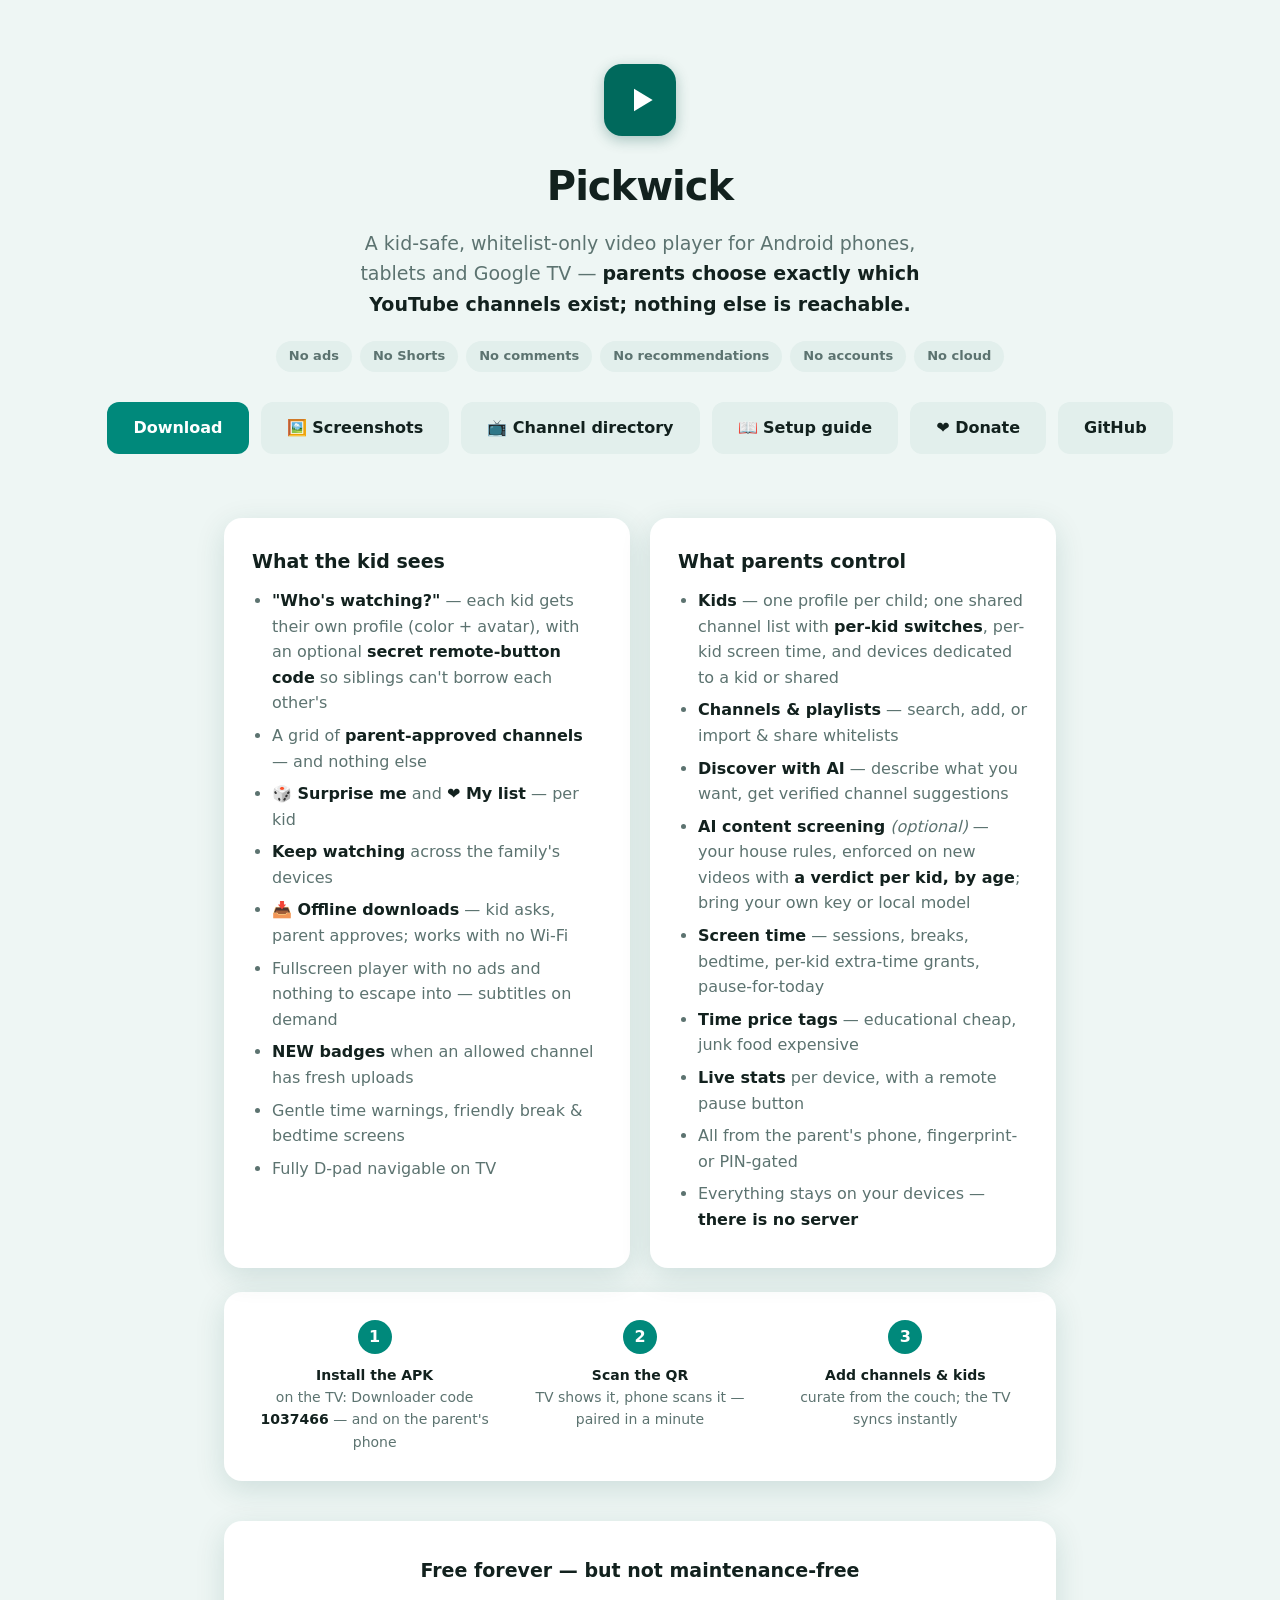
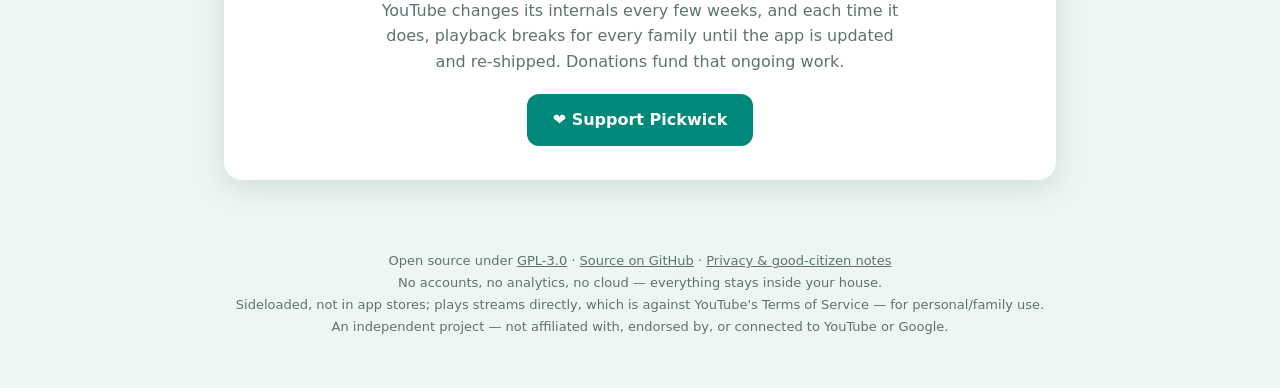
<file: docs/index.html>
<!DOCTYPE html>
<html lang="en">
<head>
<meta charset="utf-8">
<meta name="viewport" content="width=device-width, initial-scale=1">
<title>Pickwick — kid-safe, whitelist-only video player for Android & Google TV</title>
<meta name="description" content="Pickwick is a free, open-source video player for kids. Parents choose exactly which YouTube channels exist — no ads, no Shorts, no recommendations, no accounts, no cloud.">
<style>
  :root {
    /* Pickwick brand teals — see app Theme.kt (#00695C logo, #4DB6AC primary) */
    --bg: #eef6f4;
    --card: #ffffff;
    --text: #12211e;
    --muted: #5c7370;
    --accent: #00897b;
    --accent-dark: #00695c;
    --accent-text: #ffffff;
    --pill-bg: #e2efec;
    --shadow: 0 8px 30px rgba(0, 80, 68, .14);
  }
  @media (prefers-color-scheme: dark) {
    :root {
      --bg: #0f1a18;
      --card: #1b2825;
      --text: #cce8e3;
      --muted: #8fa8a3;
      --accent: #4db6ac;
      --accent-dark: #26a69a;
      --accent-text: #00352f;
      --pill-bg: #24342f;
      --shadow: 0 8px 30px rgba(0, 0, 0, .45);
    }
  }
  * { box-sizing: border-box; margin: 0; }
  body {
    background: var(--bg);
    color: var(--text);
    font-family: system-ui, -apple-system, "Segoe UI", Roboto, sans-serif;
    line-height: 1.6;
  }
  .wrap { max-width: 880px; margin: 0 auto; padding: 0 24px; }

  /* header.wrap, not header: a bare `header` selector loses to `.wrap`'s
     padding and the logo ends up flush against the top of the viewport. */
  header.wrap { text-align: center; padding: 64px 24px 40px; }
  .logo {
    width: 72px; height: 72px;
    margin: 0 auto 18px;
    border-radius: 18px;
    background: #00695c;
    display: flex;
    align-items: center;
    justify-content: center;
    box-shadow: 0 4px 14px rgba(0, 80, 68, .3);
  }
  .logo svg { width: 32px; height: 32px; margin-left: 4px; }
  h1 { font-size: 40px; letter-spacing: -1px; }
  .tagline {
    font-size: 19px;
    color: var(--muted);
    max-width: 560px;
    margin: 10px auto 22px;
  }
  .tagline strong { color: var(--text); }

  .nots {
    display: flex;
    flex-wrap: wrap;
    justify-content: center;
    gap: 8px;
    margin-bottom: 30px;
  }
  .nots span {
    background: var(--pill-bg);
    color: var(--muted);
    font-size: 13px;
    font-weight: 600;
    padding: 5px 13px;
    border-radius: 999px;
  }

  /* Wider than .wrap's 880px so all six buttons fit on one line on desktop;
     breaks out of the centered column without affecting the rest of the header. */
  .cta {
    display: flex; justify-content: center; gap: 12px; flex-wrap: wrap;
    width: min(1080px, calc(100vw - 48px));
    position: relative; left: 50%; transform: translateX(-50%);
  }
  .btn {
    display: inline-block;
    text-decoration: none;
    font-weight: 700;
    font-size: 16px;
    padding: 13px 26px;
    border-radius: 12px;
    transition: background .15s ease, transform .1s ease;
  }
  .btn:active { transform: scale(.97); }
  .btn-primary { background: var(--accent); color: var(--accent-text); }
  .btn-primary:hover { background: var(--accent-dark); }
  .btn-ghost {
    background: var(--pill-bg);
    color: var(--text);
  }
  .btn-ghost:hover { background: var(--accent); color: var(--accent-text); }

  .cols {
    display: grid;
    grid-template-columns: 1fr 1fr;
    gap: 20px;
    margin: 24px 0;
  }
  @media (max-width: 640px) { .cols { grid-template-columns: 1fr; } }
  .card {
    background: var(--card);
    border-radius: 18px;
    box-shadow: var(--shadow);
    padding: 28px;
  }
  .card h2 { font-size: 19px; margin-bottom: 12px; }
  .card ul { padding-left: 20px; color: var(--muted); }
  .card li { margin-bottom: 7px; }
  .card li strong { color: var(--text); }

  .steps { margin: 24px 0; }
  .steps .card { display: grid; grid-template-columns: repeat(3, 1fr); gap: 20px; text-align: center; }
  @media (max-width: 640px) { .steps .card { grid-template-columns: 1fr; } }
  .step .num {
    width: 34px; height: 34px;
    margin: 0 auto 10px;
    border-radius: 50%;
    background: var(--accent);
    color: var(--accent-text);
    font-weight: 800;
    display: flex; align-items: center; justify-content: center;
  }
  .step p { color: var(--muted); font-size: 14px; }
  .step p strong { color: var(--text); }

  .support {
    text-align: center;
    margin: 40px 0;
  }
  .support .card { padding: 34px; }
  .support p {
    color: var(--muted);
    max-width: 520px;
    margin: 0 auto 20px;
  }

  footer {
    text-align: center;
    color: var(--muted);
    font-size: 13px;
    padding: 30px 24px 50px;
    line-height: 1.7;
  }
  footer a { color: var(--muted); }
</style>
</head>
<body>

<header class="wrap">
  <div class="logo" aria-hidden="true">
    <svg viewBox="0 0 24 24" fill="#ffffff"><path d="M6 3.5v17l14-8.5z"/></svg>
  </div>
  <h1>Pickwick</h1>
  <p class="tagline">
    A kid-safe, whitelist-only video player for Android phones, tablets and Google&nbsp;TV —
    <strong>parents choose exactly which YouTube channels exist; nothing else is reachable.</strong>
  </p>
  <div class="nots">
    <span>No ads</span><span>No Shorts</span><span>No comments</span>
    <span>No recommendations</span><span>No accounts</span><span>No cloud</span>
  </div>
  <div class="cta">
    <a class="btn btn-primary" href="https://github.com/itcon-pty-au/pickwick/releases">Download</a>
    <a class="btn btn-ghost" href="gallery.html">🖼️ Screenshots</a>
    <a class="btn btn-ghost" href="directory.html">📺 Channel directory</a>
    <a class="btn btn-ghost" href="https://github.com/itcon-pty-au/pickwick/blob/main/docs/SETUP.md">📖 Setup guide</a>
    <a class="btn btn-ghost" href="donate.html">❤️ Donate</a>
    <a class="btn btn-ghost" href="https://github.com/itcon-pty-au/pickwick">GitHub</a>
  </div>
</header>

<main class="wrap">
  <div class="cols">
    <div class="card">
      <h2>What the kid sees</h2>
      <ul>
        <li><strong>"Who's watching?"</strong> — each kid gets their own profile
            (color + avatar), with an optional <strong>secret remote-button
            code</strong> so siblings can't borrow each other's</li>
        <li>A grid of <strong>parent-approved channels</strong> — and nothing else</li>
        <li><strong>🎲 Surprise me</strong> and <strong>❤️ My list</strong> — per kid</li>
        <li><strong>Keep watching</strong> across the family's devices</li>
        <li><strong>📥 Offline downloads</strong> — kid asks, parent approves; works with no Wi-Fi</li>
        <li>Fullscreen player with no ads and nothing to escape into — subtitles on demand</li>
        <li><strong>NEW badges</strong> when an allowed channel has fresh uploads</li>
        <li>Gentle time warnings, friendly break &amp; bedtime screens</li>
        <li>Fully D-pad navigable on TV</li>
      </ul>
    </div>
    <div class="card">
      <h2>What parents control</h2>
      <ul>
        <li><strong>Kids</strong> — one profile per child; one shared channel list
            with <strong>per-kid switches</strong>, per-kid screen time, and
            devices dedicated to a kid or shared</li>
        <li><strong>Channels &amp; playlists</strong> — search, add, or import &amp; share whitelists</li>
        <li><strong>Discover with AI</strong> — describe what you want, get verified channel suggestions</li>
        <li><strong>AI content screening</strong> <em>(optional)</em> — your house rules, enforced on
            new videos with <strong>a verdict per kid, by age</strong>; bring your own key or local model</li>
        <li><strong>Screen time</strong> — sessions, breaks, bedtime, per-kid extra-time grants, pause-for-today</li>
        <li><strong>Time price tags</strong> — educational cheap, junk food expensive</li>
        <li><strong>Live stats</strong> per device, with a remote pause button</li>
        <li>All from the parent's phone, fingerprint- or PIN-gated</li>
        <li>Everything stays on your devices — <strong>there is no server</strong></li>
      </ul>
    </div>
  </div>

  <div class="steps">
    <div class="card">
      <div class="step">
        <div class="num">1</div>
        <p><strong>Install the APK</strong><br>on the TV: Downloader code <strong>1037466</strong> — and on the parent's phone</p>
      </div>
      <div class="step">
        <div class="num">2</div>
        <p><strong>Scan the QR</strong><br>TV shows it, phone scans it — paired in a minute</p>
      </div>
      <div class="step">
        <div class="num">3</div>
        <p><strong>Add channels &amp; kids</strong><br>curate from the couch; the TV syncs instantly</p>
      </div>
    </div>
  </div>

  <div class="support">
    <div class="card">
      <h2>Free forever — but not maintenance-free</h2>
      <p>
        YouTube changes its internals every few weeks, and each time it does, playback
        breaks for every family until the app is updated and re-shipped. Donations fund
        that ongoing work.
      </p>
      <a class="btn btn-primary" href="donate.html">❤️ Support Pickwick</a>
    </div>
  </div>
</main>

<footer>
  Open source under <a href="https://github.com/itcon-pty-au/pickwick/blob/main/LICENSE">GPL-3.0</a>
  · <a href="https://github.com/itcon-pty-au/pickwick">Source on GitHub</a>
  · <a href="https://github.com/itcon-pty-au/pickwick#privacy--good-citizen-notes">Privacy &amp; good-citizen notes</a><br>
  No accounts, no analytics, no cloud — everything stays inside your house.<br>
  Sideloaded, not in app stores; plays streams directly, which is against YouTube's
  Terms of Service — for personal/family use.<br>
  An independent project — not affiliated with, endorsed by, or connected to YouTube or Google.
</footer>

</body>
</html>
</file>
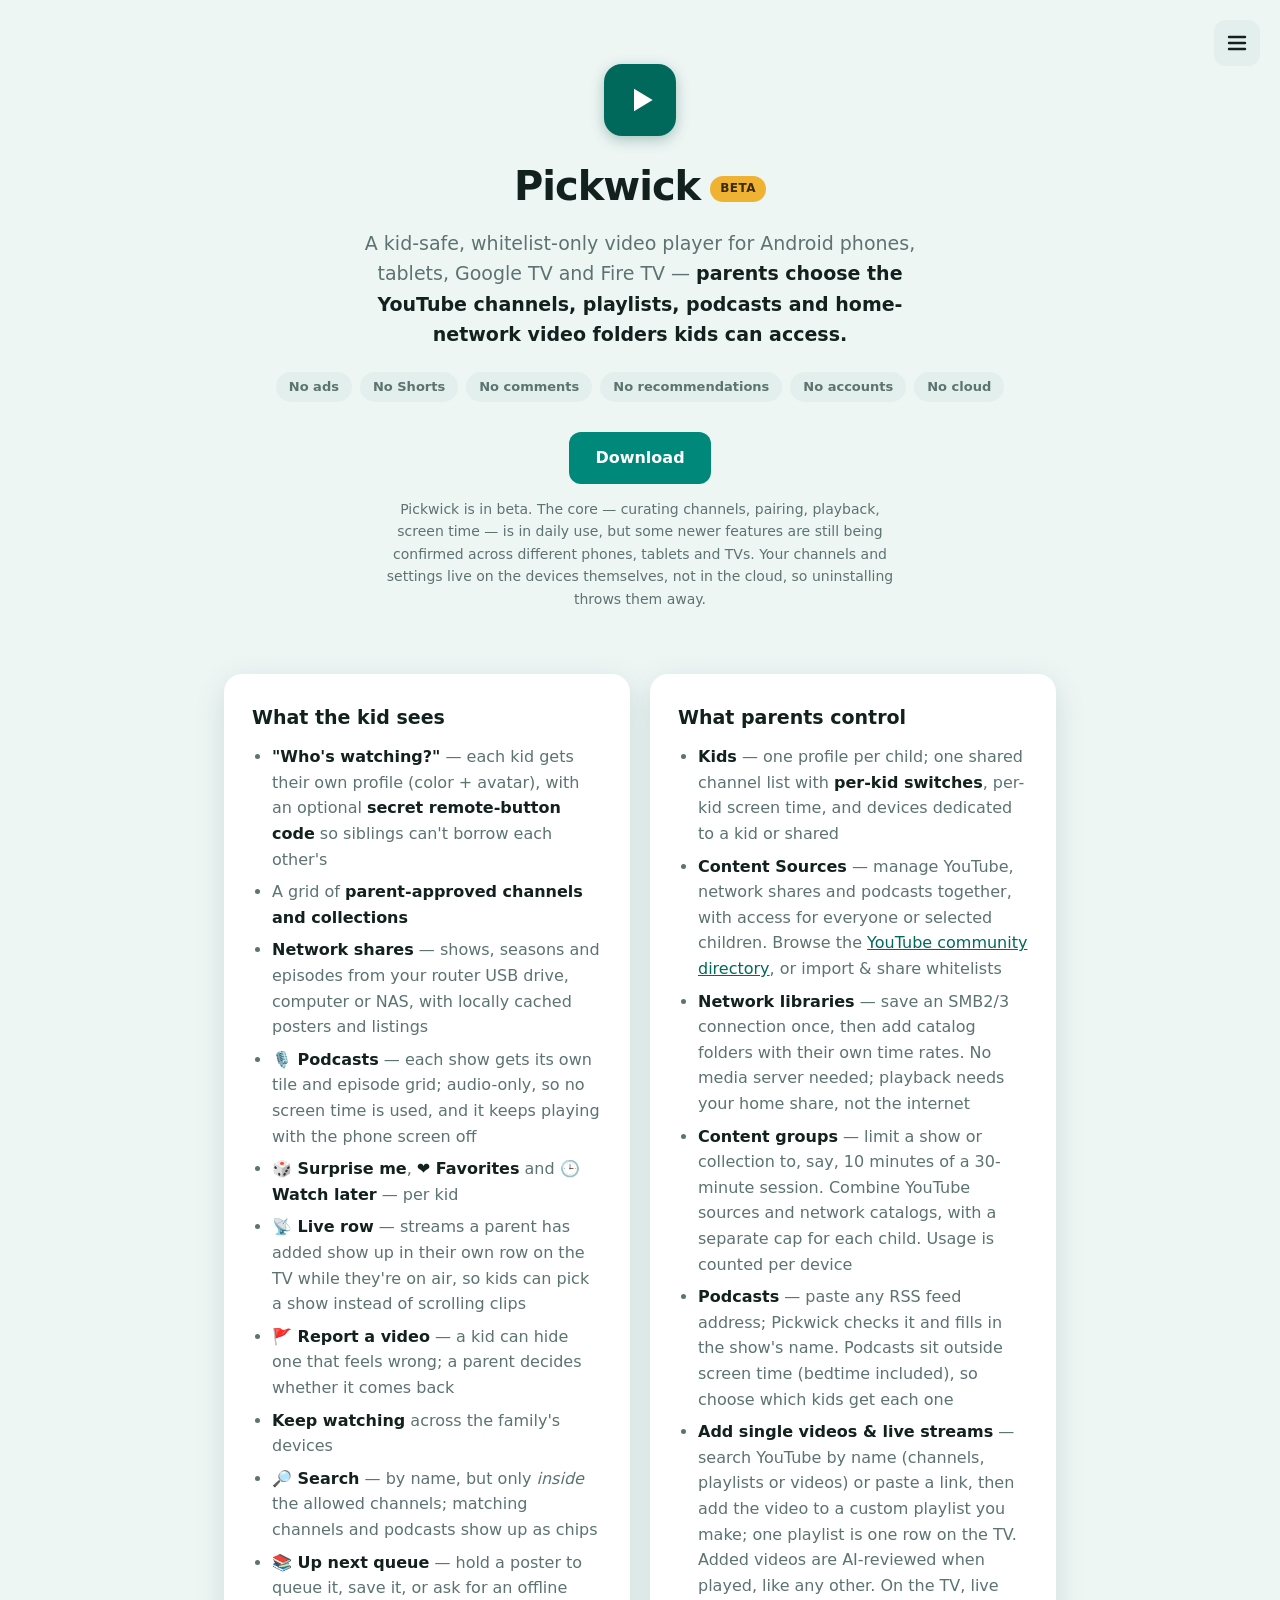
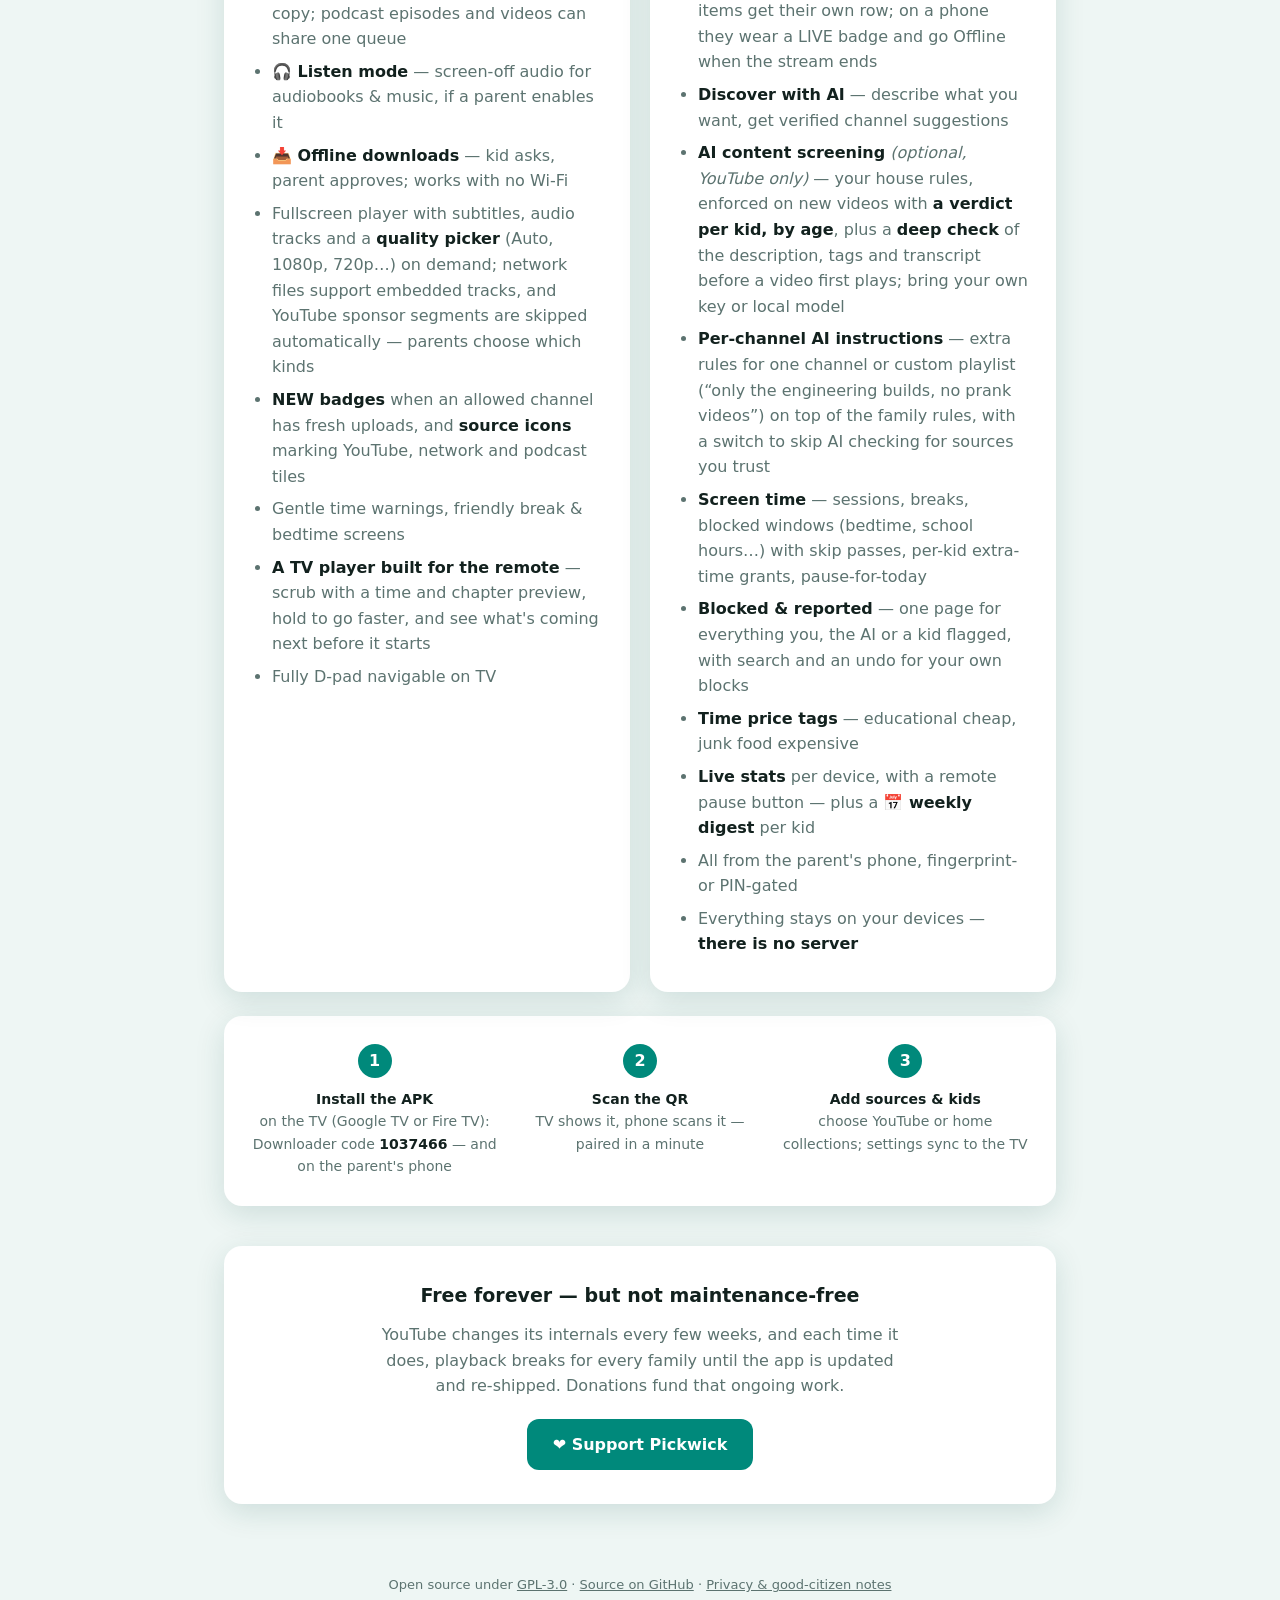
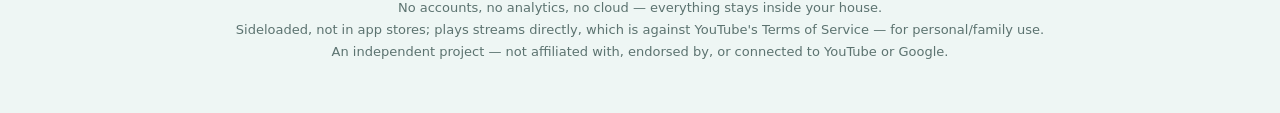
<file: site/index.html>
<!DOCTYPE html>
<html lang="en">
<head>
<meta charset="utf-8">
<meta name="viewport" content="width=device-width, initial-scale=1">
<title>Pickwick — kid-safe, whitelist-only video player for Android, Google TV & Fire TV</title>
<meta name="description" content="Pickwick is a free, open-source video player for kids. Choose YouTube channels, podcasts and home-network video collections, with per-child screen time and content-group limits. No ads or accounts.">
<style>
  :root {
    /* Pickwick brand teals — see app Theme.kt (#00695C logo, #4DB6AC primary) */
    --bg: #eef6f4;
    --card: #ffffff;
    --text: #12211e;
    --muted: #5c7370;
    --accent: #00897b;
    --accent-dark: #00695c;
    --link: #00695c;
    --accent-text: #ffffff;
    --pill-bg: #e2efec;
    --shadow: 0 8px 30px rgba(0, 80, 68, .14);
  }
  @media (prefers-color-scheme: dark) {
    :root {
      --bg: #0f1a18;
      --card: #1b2825;
      --text: #cce8e3;
      --muted: #8fa8a3;
      --accent: #4db6ac;
      --accent-dark: #26a69a;
      --link: #ffffff;
      --accent-text: #00352f;
      --pill-bg: #24342f;
      --shadow: 0 8px 30px rgba(0, 0, 0, .45);
    }
  }
  * { box-sizing: border-box; margin: 0; }
  /* One color in every state — the UA's purple :visited belongs to neither
     palette. :where() zeroes the specificity so this only ever paints prose
     links: a bare a:visited (0,1,1) would outrank .btn and footer a and
     repaint buttons and footers the moment they were visited. Author origin
     beats the UA sheet regardless of specificity, so the purple still loses. */
  :where(a, a:visited, a:active) { color: var(--link); }
  body {
    background: var(--bg);
    color: var(--text);
    font-family: system-ui, -apple-system, "Segoe UI", Roboto, sans-serif;
    line-height: 1.6;
  }
  .wrap { max-width: 880px; margin: 0 auto; padding: 0 24px; }

  /* header.wrap, not header: a bare `header` selector loses to `.wrap`'s
     padding and the logo ends up flush against the top of the viewport. */
  header.wrap { text-align: center; padding: 64px 24px 40px; }
  .logo {
    width: 72px; height: 72px;
    margin: 0 auto 18px;
    border-radius: 18px;
    background: #00695c;
    display: flex;
    align-items: center;
    justify-content: center;
    box-shadow: 0 4px 14px rgba(0, 80, 68, .3);
  }
  .logo svg { width: 32px; height: 32px; margin-left: 4px; }
  h1 { font-size: 40px; letter-spacing: -1px; }
  .tagline {
    font-size: 19px;
    color: var(--muted);
    max-width: 560px;
    margin: 10px auto 22px;
  }
  .tagline strong { color: var(--text); }

  .nots {
    display: flex;
    flex-wrap: wrap;
    justify-content: center;
    gap: 8px;
    margin-bottom: 30px;
  }
  .nots span {
    background: var(--pill-bg);
    color: var(--muted);
    font-size: 13px;
    font-weight: 600;
    padding: 5px 13px;
    border-radius: 999px;
  }

  /* Amber, not brand teal — the beta pill has to read as a caveat rather than
     as one more feature badge sitting in .nots above it. */
  .beta {
    display: inline-block;
    background: #f0b232;
    color: #3a2a05;
    font-size: 12px;
    font-weight: 700;
    letter-spacing: .5px;
    text-transform: uppercase;
    padding: 3px 10px;
    border-radius: 999px;
    vertical-align: middle;
    margin-left: 10px;
  }

  .cta { display: flex; justify-content: center; }
  .beta-note {
    font-size: 14px;
    color: var(--muted);
    max-width: 520px;
    margin: 14px auto 0;
  }

  /* Hamburger menu — all secondary links live here on every screen size;
     only Download stays out as the hero button. */
  .menu-toggle {
    position: absolute;
    top: 20px; right: 20px;
    width: 46px; height: 46px;
    border: 0;
    border-radius: 12px;
    background: var(--pill-bg);
    color: var(--text);
    cursor: pointer;
    display: flex; align-items: center; justify-content: center;
  }
  .menu-toggle:hover { background: var(--accent); color: var(--accent-text); }
  .menu-toggle svg { width: 24px; height: 24px; }
  .menu {
    position: absolute;
    top: 74px; right: 20px;
    min-width: 220px;
    background: var(--card);
    border-radius: 14px;
    box-shadow: var(--shadow);
    padding: 8px;
    z-index: 10;
  }
  .menu[hidden] { display: none; }
  .menu a {
    display: block;
    padding: 11px 16px;
    border-radius: 10px;
    text-decoration: none;
    color: var(--text);
    font-weight: 600;
    font-size: 15px;
  }
  .menu a:hover { background: var(--pill-bg); }
  .btn {
    display: inline-block;
    text-decoration: none;
    font-weight: 700;
    font-size: 16px;
    padding: 13px 26px;
    border-radius: 12px;
    transition: background .15s ease, transform .1s ease;
  }
  .btn:active { transform: scale(.97); }
  .btn-primary { background: var(--accent); color: var(--accent-text); }
  .btn-primary:hover { background: var(--accent-dark); }
  .btn-ghost {
    background: var(--pill-bg);
    color: var(--text);
  }
  .btn-ghost:hover { background: var(--accent); color: var(--accent-text); }

  .cols {
    display: grid;
    grid-template-columns: 1fr 1fr;
    gap: 20px;
    margin: 24px 0;
  }
  @media (max-width: 640px) { .cols { grid-template-columns: 1fr; } }
  .card {
    background: var(--card);
    border-radius: 18px;
    box-shadow: var(--shadow);
    padding: 28px;
  }
  .card h2 { font-size: 19px; margin-bottom: 12px; }
  .card ul { padding-left: 20px; color: var(--muted); }
  .card li { margin-bottom: 7px; }
  .card li strong { color: var(--text); }

  .steps { margin: 24px 0; }
  .steps .card { display: grid; grid-template-columns: repeat(3, 1fr); gap: 20px; text-align: center; }
  @media (max-width: 640px) { .steps .card { grid-template-columns: 1fr; } }
  .step .num {
    width: 34px; height: 34px;
    margin: 0 auto 10px;
    border-radius: 50%;
    background: var(--accent);
    color: var(--accent-text);
    font-weight: 800;
    display: flex; align-items: center; justify-content: center;
  }
  .step p { color: var(--muted); font-size: 14px; }
  .step p strong { color: var(--text); }

  .support {
    text-align: center;
    margin: 40px 0;
  }
  .support .card { padding: 34px; }
  .support p {
    color: var(--muted);
    max-width: 520px;
    margin: 0 auto 20px;
  }

  footer {
    text-align: center;
    color: var(--muted);
    font-size: 13px;
    padding: 30px 24px 50px;
    line-height: 1.7;
  }
  footer a { color: var(--muted); }
</style>
</head>
<body>

<button class="menu-toggle" aria-label="Menu" aria-expanded="false" aria-controls="site-menu">
  <svg viewBox="0 0 24 24" fill="none" stroke="currentColor" stroke-width="2.4" stroke-linecap="round" aria-hidden="true">
    <path d="M4 6h16M4 12h16M4 18h16"/>
  </svg>
</button>
<nav class="menu" id="site-menu" hidden>
  <a href="gallery.html">🖼️ Screenshots</a>
  <a href="directory.html">📺 Channel directory</a>
  <a href="https://github.com/itcon-pty-au/pickwick/blob/main/docs/SETUP.md">📖 Setup guide</a>
  <a href="https://github.com/itcon-pty-au/pickwick/blob/main/docs/NETWORK_CATALOGS.md">Network shares guide</a>
  <a href="https://github.com/itcon-pty-au/pickwick/blob/main/docs/CONTENT_GROUPS.md">Content groups guide</a>
  <a href="https://github.com/itcon-pty-au/pickwick/blob/main/docs/PODCASTS.md">Podcasts guide</a>
  <a href="donate.html">❤️ Donate</a>
  <a href="contact.html">✉️ Contact admin</a>
  <a href="https://github.com/itcon-pty-au/pickwick">🐙 GitHub</a>
</nav>

<header class="wrap">
  <div class="logo" aria-hidden="true">
    <svg viewBox="0 0 24 24" fill="#ffffff"><path d="M6 3.5v17l14-8.5z"/></svg>
  </div>
  <h1>Pickwick<span class="beta">Beta</span></h1>
  <p class="tagline">
    A kid-safe, whitelist-only video player for Android phones, tablets, Google&nbsp;TV and Fire&nbsp;TV —
    <strong>parents choose the YouTube channels, playlists, podcasts and home-network video folders kids can access.</strong>
  </p>
  <div class="nots">
    <span>No ads</span><span>No Shorts</span><span>No comments</span>
    <span>No recommendations</span><span>No accounts</span><span>No cloud</span>
  </div>
  <div class="cta">
    <a class="btn btn-primary" href="https://github.com/itcon-pty-au/pickwick/releases">Download</a>
  </div>
  <p class="beta-note">
    Pickwick is in beta. The core — curating channels, pairing, playback, screen
    time — is in daily use, but some newer features are still being confirmed
    across different phones, tablets and TVs. Your channels and settings live on
    the devices themselves, not in the cloud, so uninstalling throws them away.
  </p>
</header>

<main class="wrap">
  <div class="cols">
    <div class="card">
      <h2>What the kid sees</h2>
      <ul>
        <li><strong>"Who's watching?"</strong> — each kid gets their own profile
            (color + avatar), with an optional <strong>secret remote-button
            code</strong> so siblings can't borrow each other's</li>
        <li>A grid of <strong>parent-approved channels and collections</strong></li>
        <li><strong>Network shares</strong> &mdash; shows, seasons and episodes from your
            router USB drive, computer or NAS, with locally cached posters and listings</li>
        <li><strong>🎙️ Podcasts</strong> &mdash; each show gets its own tile and episode grid;
            audio-only, so no screen time is used, and it keeps playing with the phone screen off</li>
        <li><strong>🎲 Surprise me</strong>, <strong>❤️ Favorites</strong> and <strong>🕒 Watch later</strong> — per kid</li>
        <li><strong>📡 Live row</strong> — streams a parent has added show up in their own row on the TV
            while they're on air, so kids can pick a show instead of scrolling clips</li>
        <li><strong>🚩 Report a video</strong> — a kid can hide one that feels wrong; a parent decides whether it comes back</li>
        <li><strong>Keep watching</strong> across the family's devices</li>
        <li><strong>🔎 Search</strong> — by name, but only <em>inside</em> the allowed channels;
            matching channels and podcasts show up as chips</li>
        <li><strong>📚 Up next queue</strong> — hold a poster to queue it, save it, or ask for an offline copy;
            podcast episodes and videos can share one queue</li>
        <li><strong>🎧 Listen mode</strong> — screen-off audio for audiobooks &amp; music, if a parent enables it</li>
        <li><strong>📥 Offline downloads</strong> — kid asks, parent approves; works with no Wi-Fi</li>
        <li>Fullscreen player with subtitles, audio tracks and a <strong>quality picker</strong>
            (Auto, 1080p, 720p…) on demand; network files support embedded tracks, and YouTube
            sponsor segments are skipped automatically &mdash; parents choose which kinds</li>
        <li><strong>NEW badges</strong> when an allowed channel has fresh uploads, and
            <strong>source icons</strong> marking YouTube, network and podcast tiles</li>
        <li>Gentle time warnings, friendly break &amp; bedtime screens</li>
        <li><strong>A TV player built for the remote</strong> &mdash; scrub with a time and chapter preview,
            hold to go faster, and see what's coming next before it starts</li>
        <li>Fully D-pad navigable on TV</li>
      </ul>
    </div>
    <div class="card">
      <h2>What parents control</h2>
      <ul>
        <li><strong>Kids</strong> — one profile per child; one shared channel list
            with <strong>per-kid switches</strong>, per-kid screen time, and
            devices dedicated to a kid or shared</li>
        <li><strong>Content Sources</strong> &mdash; manage YouTube, network shares and podcasts
            together, with access for everyone or selected children. Browse the
            <a href="directory.html">YouTube community directory</a>, or import &amp; share whitelists</li>
        <li><strong>Network libraries</strong> &mdash; save an SMB2/3 connection once,
            then add catalog folders with their own time rates. No media server needed;
            playback needs your home share, not the internet</li>
        <li><strong>Content groups</strong> &mdash; limit a show or collection to, say,
            10 minutes of a 30-minute session. Combine YouTube sources and network
            catalogs, with a separate cap for each child. Usage is counted per device</li>
        <li><strong>Podcasts</strong> &mdash; paste any RSS feed address; Pickwick checks it and
            fills in the show's name. Podcasts sit outside screen time (bedtime included),
            so choose which kids get each one</li>
        <li><strong>Add single videos &amp; live streams</strong> &mdash; search YouTube by name
            (channels, playlists or videos) or paste a link, then add the video to a custom
            playlist you make; one playlist is one row on the TV. Added videos are AI-reviewed
            when played, like any other. On the TV, live items get their own row; on a phone they
            wear a LIVE badge and go Offline when the stream ends</li>
        <li><strong>Discover with AI</strong> — describe what you want, get verified channel suggestions</li>
        <li><strong>AI content screening</strong> <em>(optional, YouTube only)</em> — your house rules, enforced on
            new videos with <strong>a verdict per kid, by age</strong>, plus a
            <strong>deep check</strong> of the description, tags and transcript before a video
            first plays; bring your own key or local model</li>
        <li><strong>Per-channel AI instructions</strong> — extra rules for one channel or custom playlist
            (&ldquo;only the engineering builds, no prank videos&rdquo;) on top of the family rules,
            with a switch to skip AI checking for sources you trust</li>
        <li><strong>Screen time</strong> — sessions, breaks, blocked windows (bedtime, school hours…)
            with skip passes, per-kid extra-time grants, pause-for-today</li>
        <li><strong>Blocked &amp; reported</strong> — one page for everything you, the AI or a kid flagged,
            with search and an undo for your own blocks</li>
        <li><strong>Time price tags</strong> — educational cheap, junk food expensive</li>
        <li><strong>Live stats</strong> per device, with a remote pause button —
            plus a <strong>📅 weekly digest</strong> per kid</li>
        <li>All from the parent's phone, fingerprint- or PIN-gated</li>
        <li>Everything stays on your devices — <strong>there is no server</strong></li>
      </ul>
    </div>
  </div>

  <div class="steps">
    <div class="card">
      <div class="step">
        <div class="num">1</div>
        <p><strong>Install the APK</strong><br>on the TV (Google TV or Fire TV): Downloader code <strong>1037466</strong> — and on the parent's phone</p>
      </div>
      <div class="step">
        <div class="num">2</div>
        <p><strong>Scan the QR</strong><br>TV shows it, phone scans it — paired in a minute</p>
      </div>
      <div class="step">
        <div class="num">3</div>
        <p><strong>Add sources &amp; kids</strong><br>choose YouTube or home collections; settings sync to the TV</p>
      </div>
    </div>
  </div>

  <div class="support">
    <div class="card">
      <h2>Free forever — but not maintenance-free</h2>
      <p>
        YouTube changes its internals every few weeks, and each time it does, playback
        breaks for every family until the app is updated and re-shipped. Donations fund
        that ongoing work.
      </p>
      <a class="btn btn-primary" href="donate.html">❤️ Support Pickwick</a>
    </div>
  </div>
</main>

<footer>
  Open source under <a href="https://github.com/itcon-pty-au/pickwick/blob/main/LICENSE">GPL-3.0</a>
  · <a href="https://github.com/itcon-pty-au/pickwick">Source on GitHub</a>
  · <a href="https://github.com/itcon-pty-au/pickwick#privacy--good-citizen-notes">Privacy &amp; good-citizen notes</a><br>
  No accounts, no analytics, no cloud — everything stays inside your house.<br>
  Sideloaded, not in app stores; plays streams directly, which is against YouTube's
  Terms of Service — for personal/family use.<br>
  An independent project — not affiliated with, endorsed by, or connected to YouTube or Google.
</footer>

<script>
  const toggle = document.querySelector('.menu-toggle');
  const menu = document.getElementById('site-menu');
  function setOpen(open) {
    menu.hidden = !open;
    toggle.setAttribute('aria-expanded', String(open));
  }
  toggle.addEventListener('click', (e) => {
    e.stopPropagation();
    setOpen(menu.hidden);
  });
  // Every link navigates away, so closing is only needed for click-outside/Esc.
  document.addEventListener('click', (e) => {
    if (!menu.hidden && !menu.contains(e.target)) setOpen(false);
  });
  document.addEventListener('keydown', (e) => {
    if (e.key === 'Escape' && !menu.hidden) { setOpen(false); toggle.focus(); }
  });
</script>

</body>
</html>
</file>
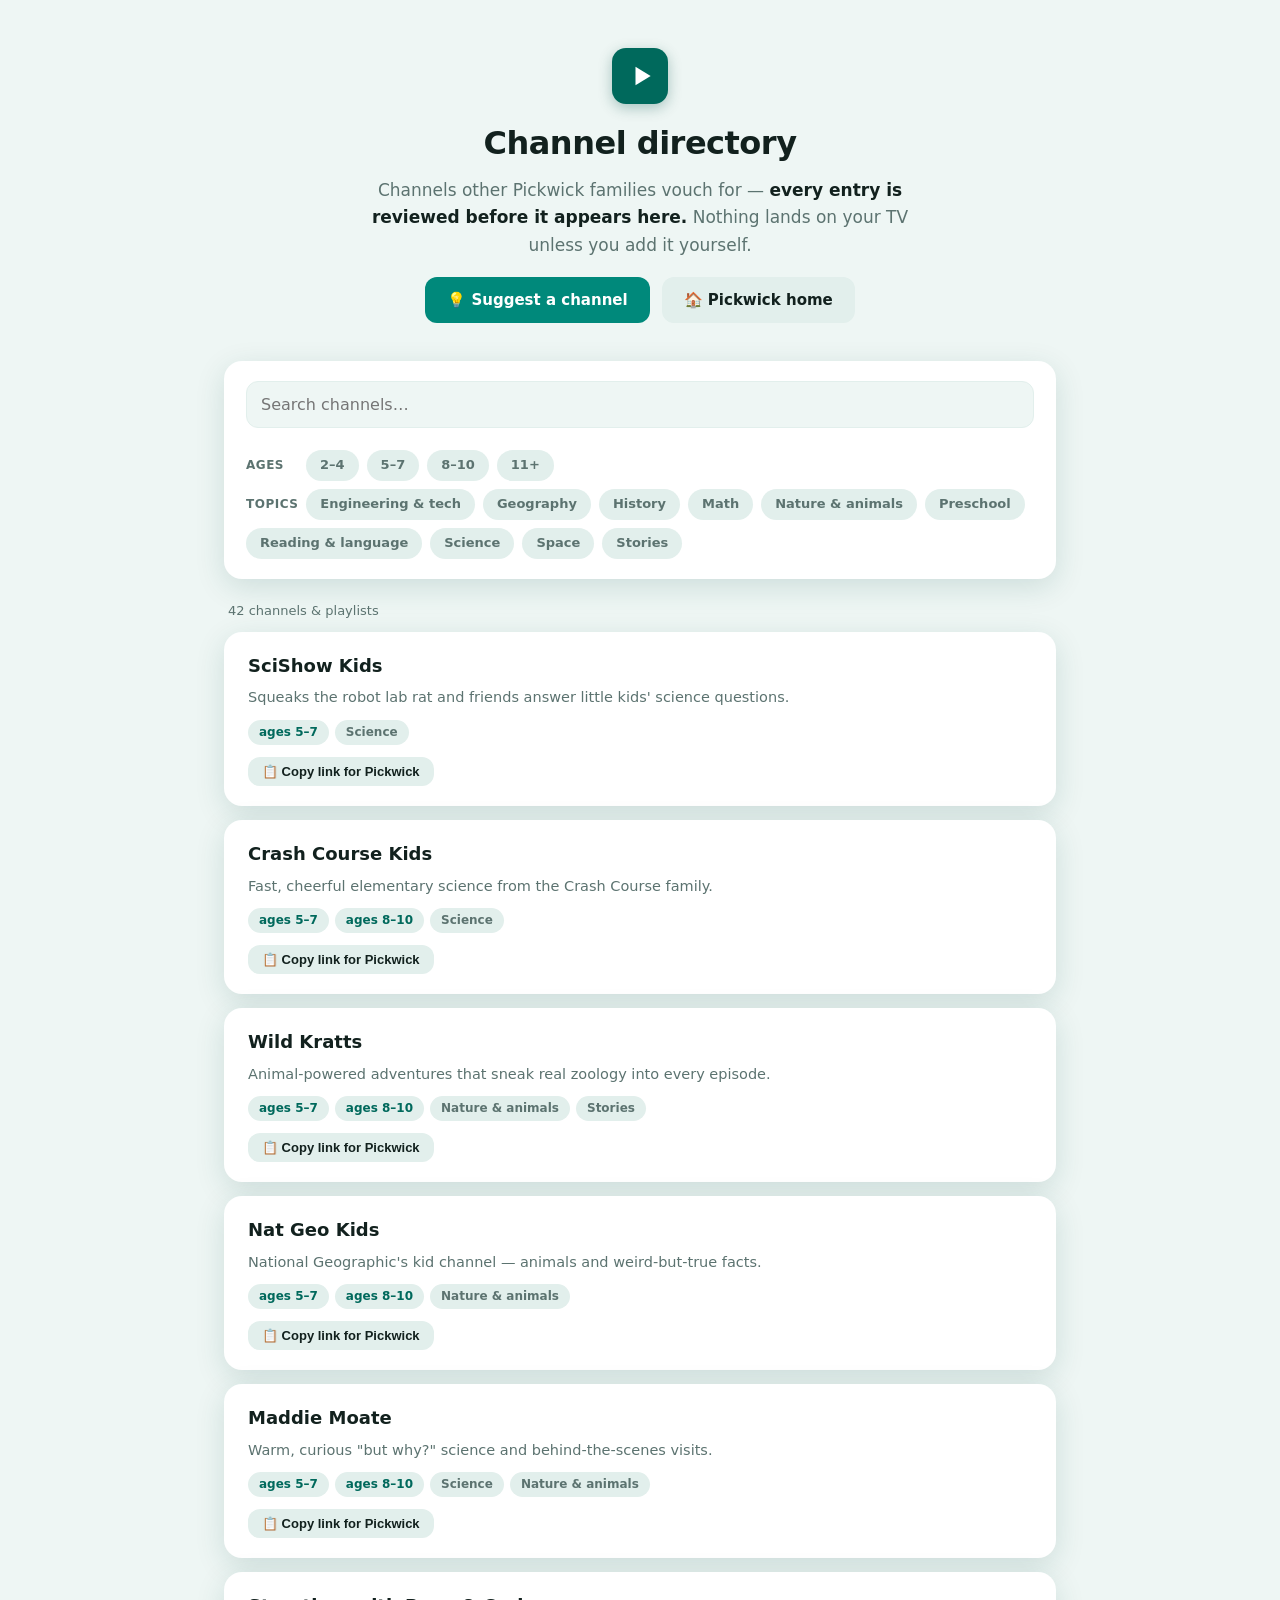
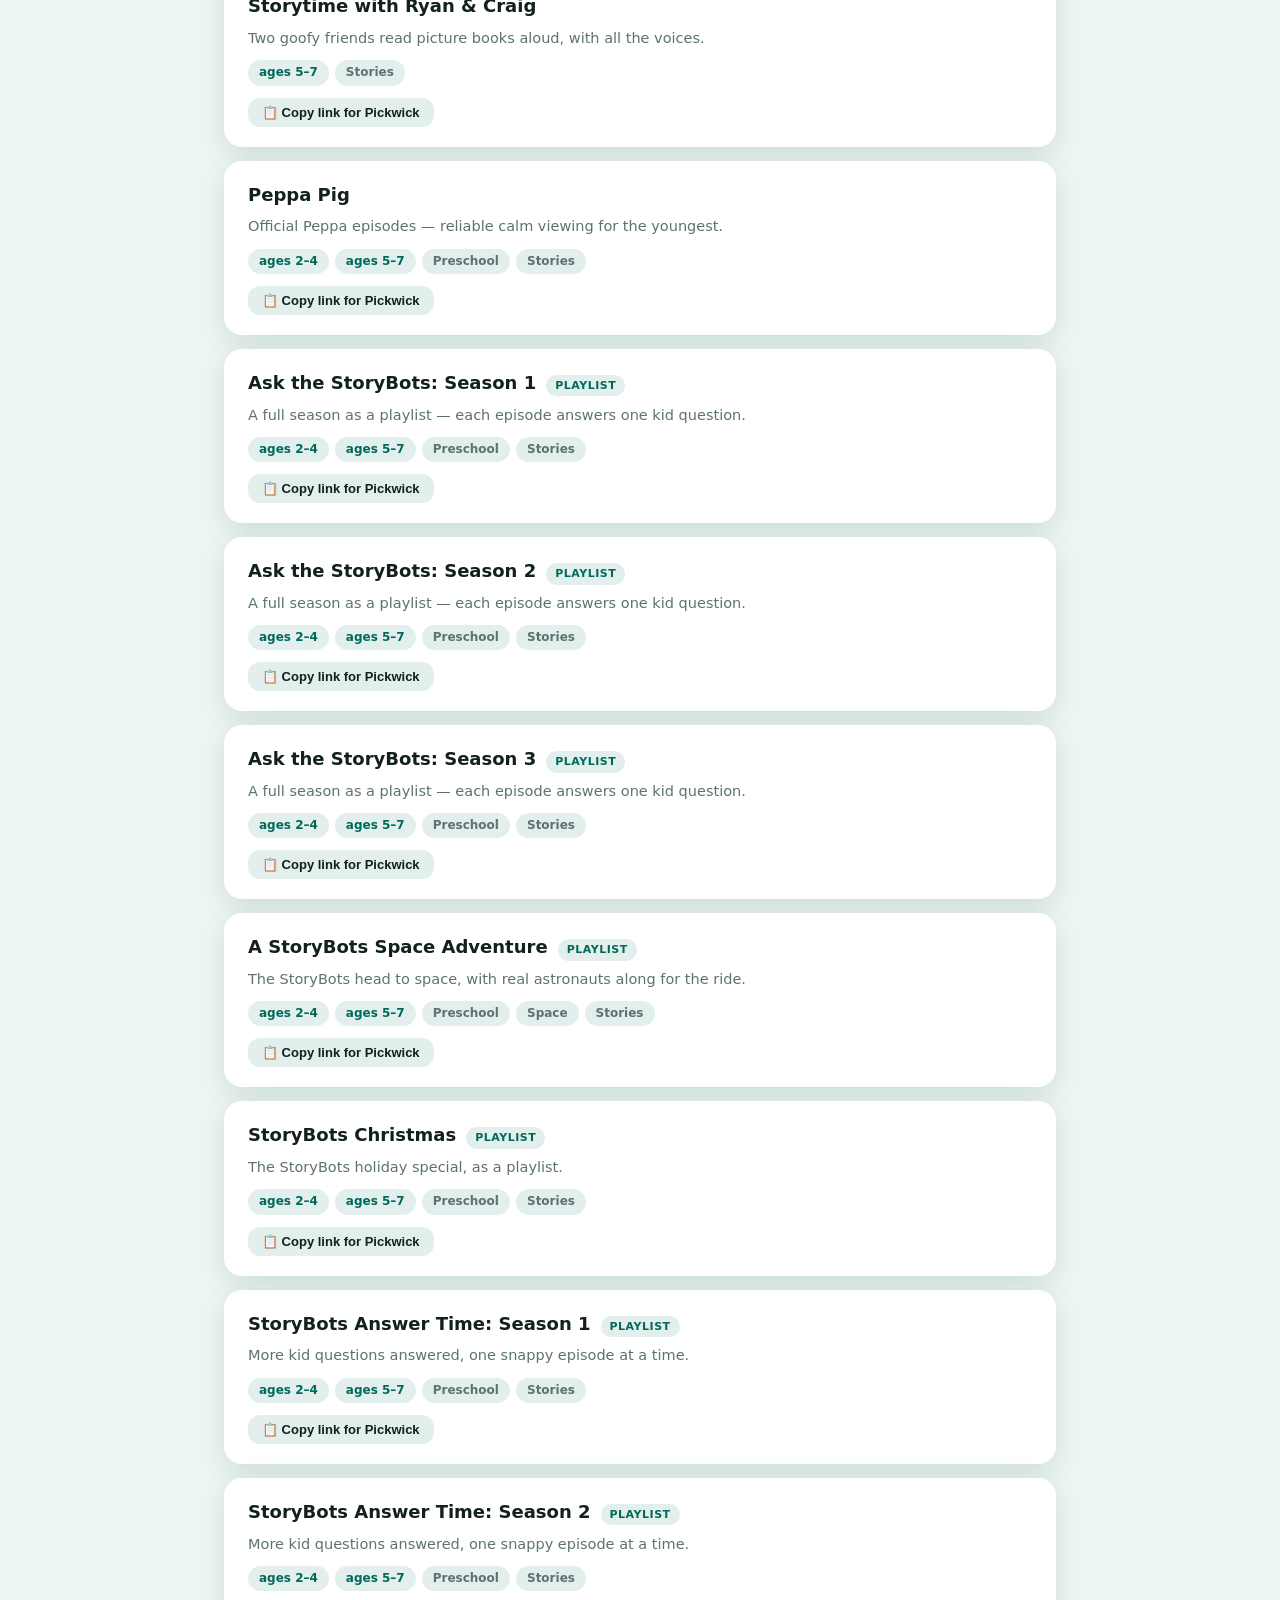
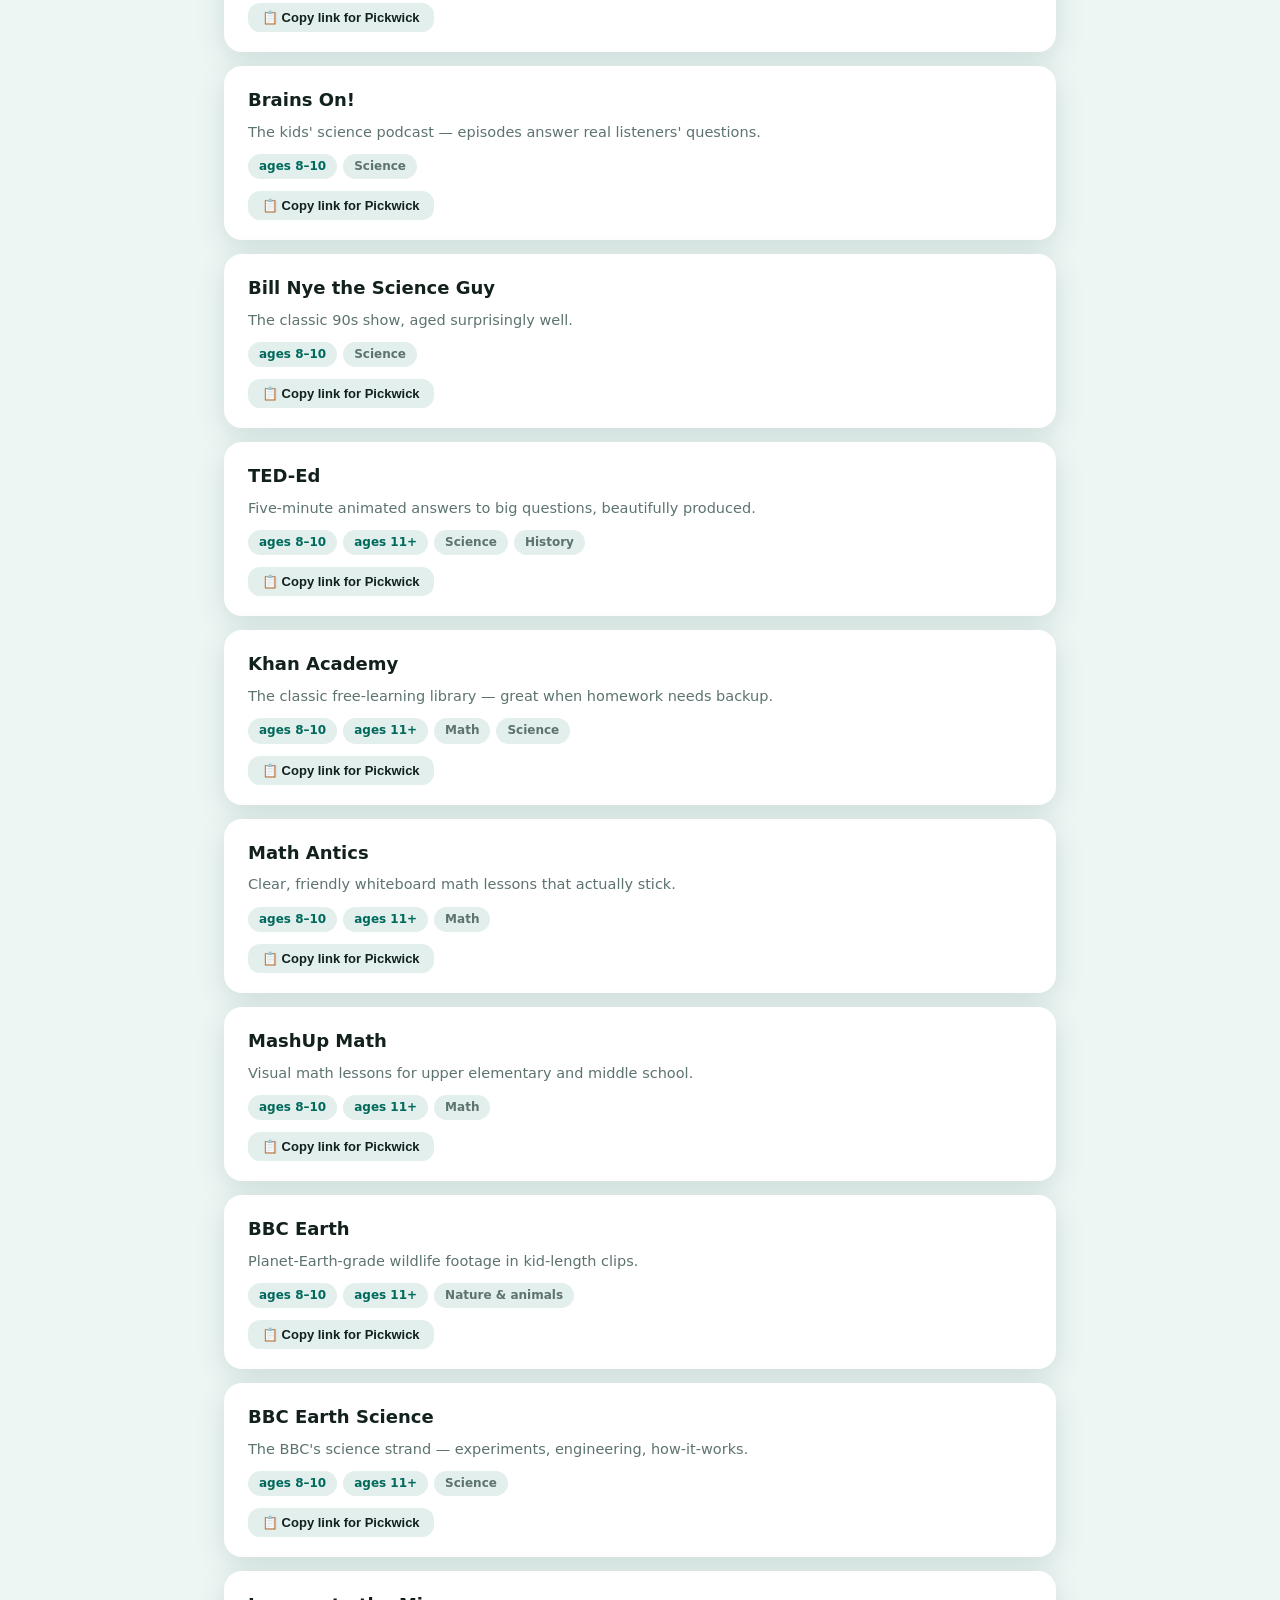
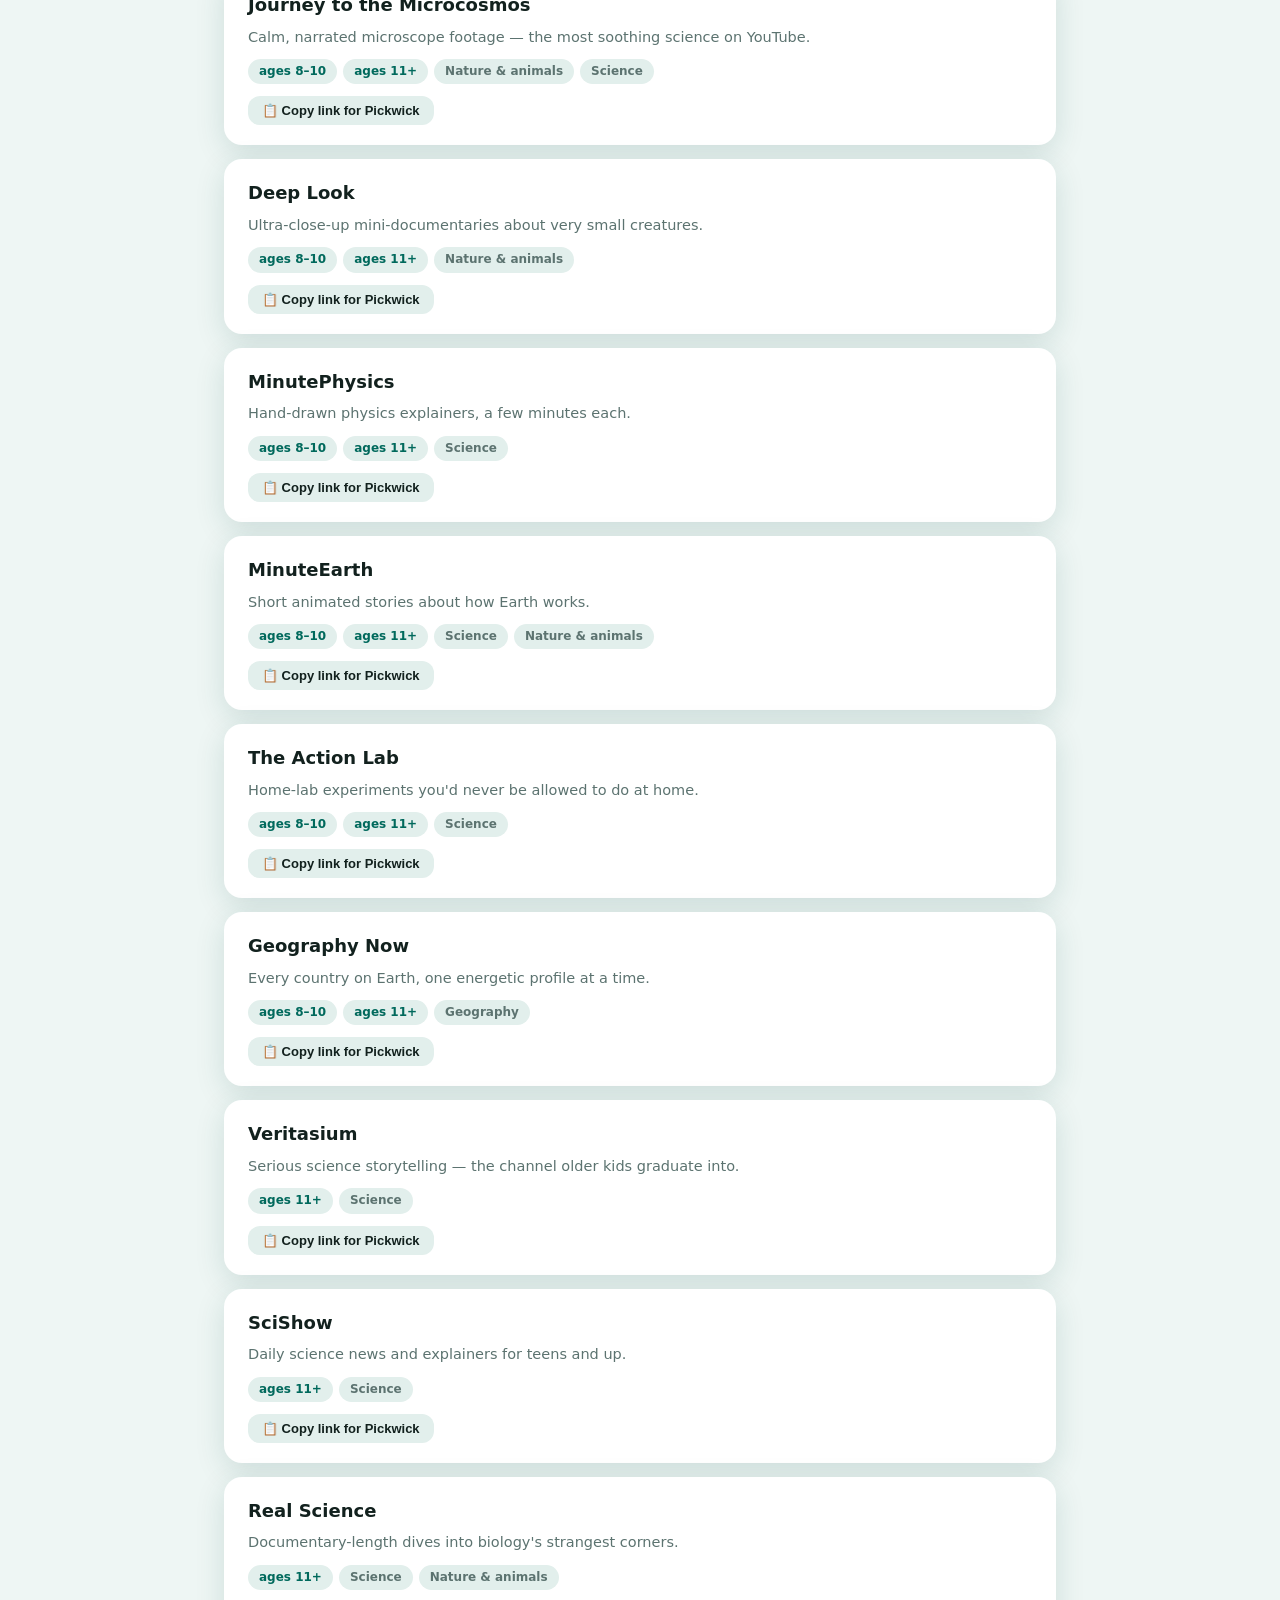
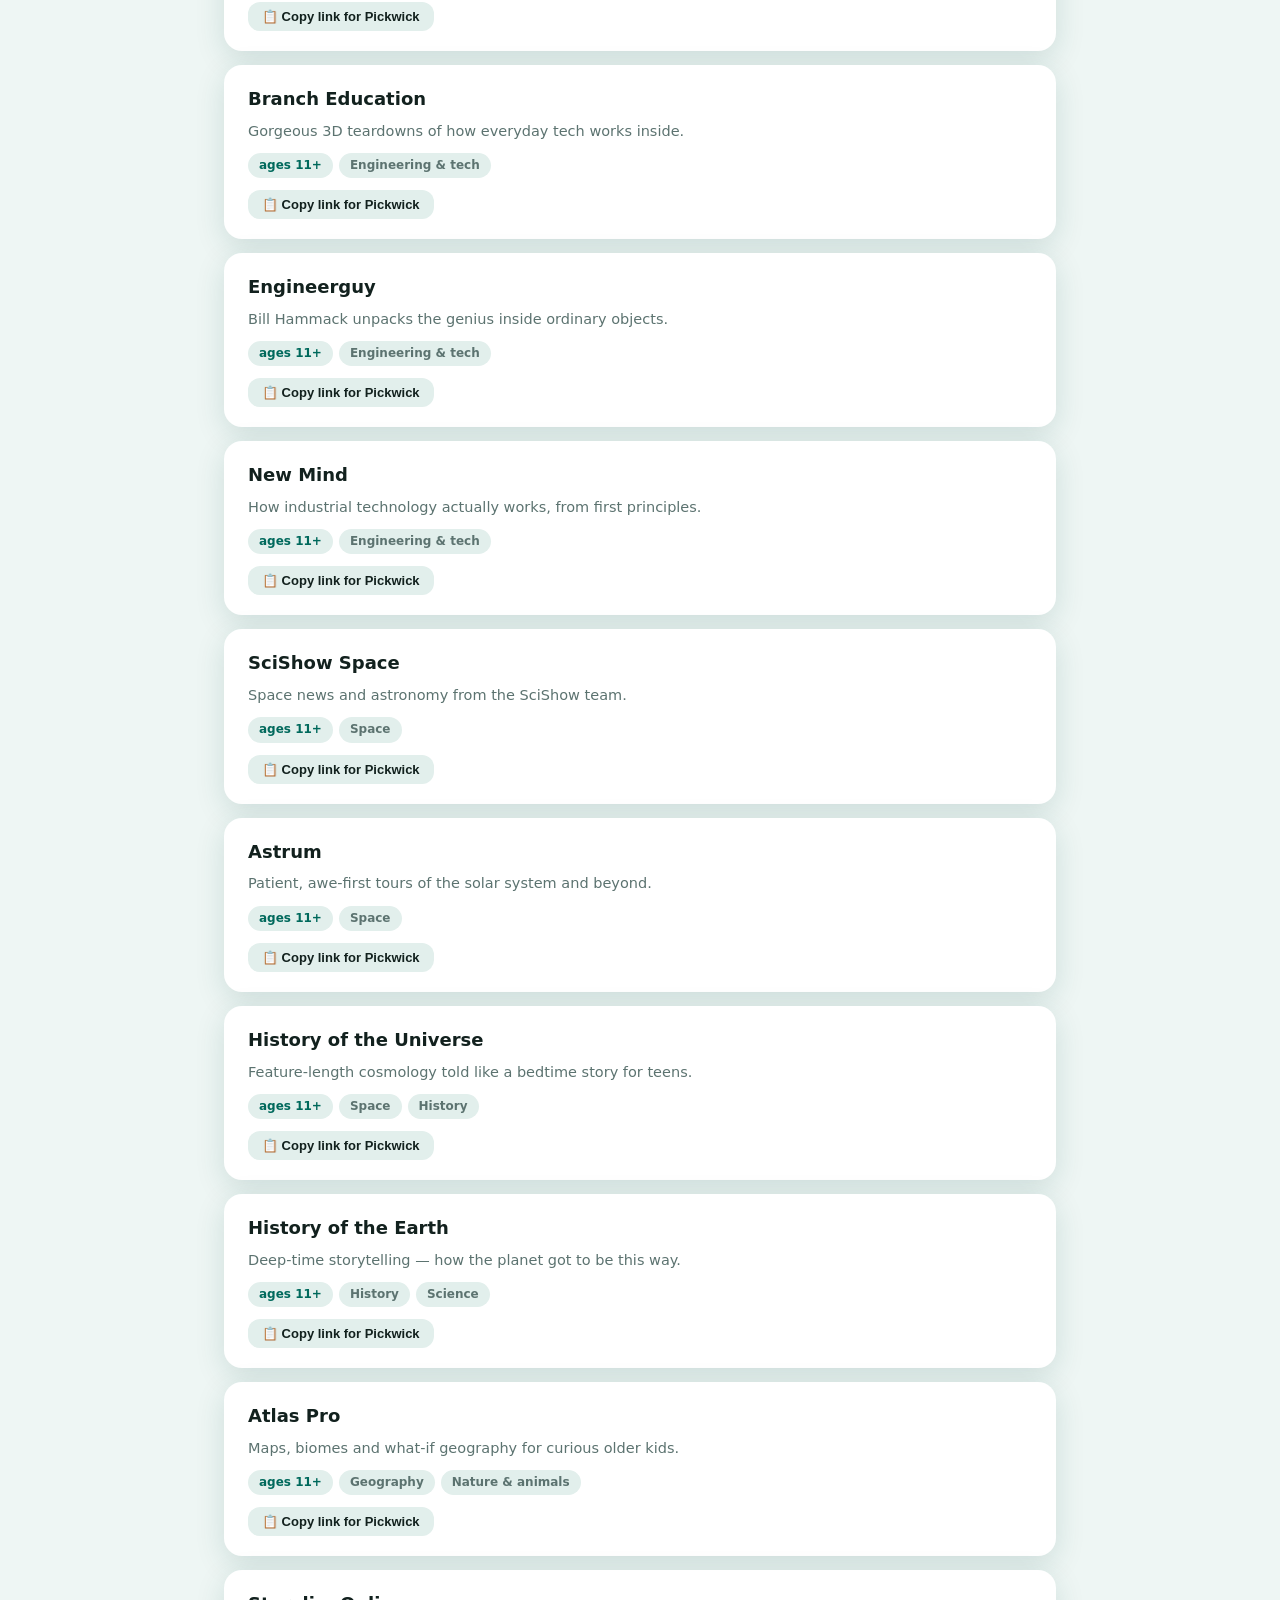
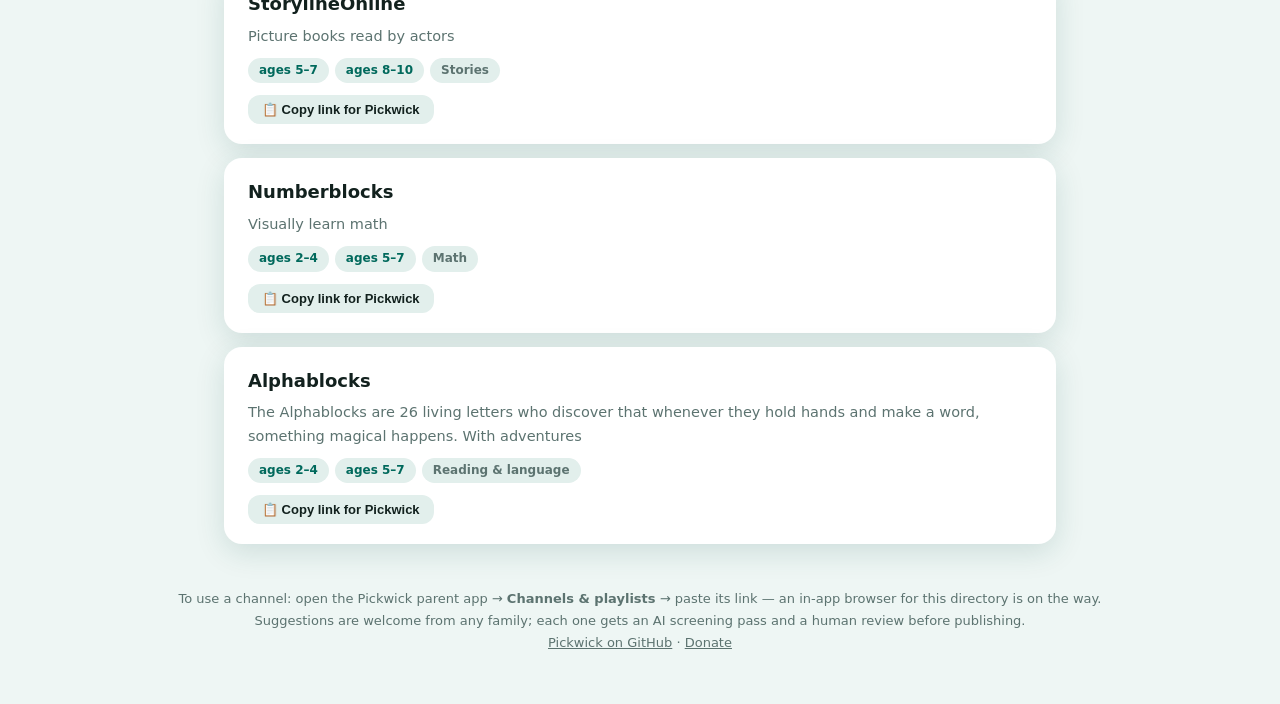
<file: docs/directory.html>
<!DOCTYPE html>
<html lang="en">
<head>
<meta charset="utf-8">
<meta name="viewport" content="width=device-width, initial-scale=1">
<title>Channel directory — Pickwick</title>
<meta name="description" content="YouTube channels other Pickwick families vouch for — every entry reviewed before it appears. Filter by age and topic, then add them to your own whitelist.">
<style>
  :root {
    /* Pickwick brand teals — see app Theme.kt (#00695C logo, #4DB6AC primary) */
    --bg: #eef6f4;
    --card: #ffffff;
    --text: #12211e;
    --muted: #5c7370;
    --accent: #00897b;
    --accent-dark: #00695c;
    --accent-text: #ffffff;
    --pill-bg: #e2efec;
    --shadow: 0 8px 30px rgba(0, 80, 68, .14);
  }
  @media (prefers-color-scheme: dark) {
    :root {
      --bg: #0f1a18;
      --card: #1b2825;
      --text: #cce8e3;
      --muted: #8fa8a3;
      --accent: #4db6ac;
      --accent-dark: #26a69a;
      --accent-text: #00352f;
      --pill-bg: #24342f;
      --shadow: 0 8px 30px rgba(0, 0, 0, .45);
    }
  }
  * { box-sizing: border-box; margin: 0; }
  body {
    background: var(--bg);
    color: var(--text);
    font-family: system-ui, -apple-system, "Segoe UI", Roboto, sans-serif;
    line-height: 1.6;
  }
  .wrap { max-width: 880px; margin: 0 auto; padding: 0 24px; }

  header.wrap { text-align: center; padding: 48px 24px 28px; }
  .logo {
    width: 56px; height: 56px;
    margin: 0 auto 14px;
    border-radius: 14px;
    background: #00695c;
    display: flex;
    align-items: center;
    justify-content: center;
    box-shadow: 0 4px 14px rgba(0, 80, 68, .3);
  }
  .logo svg { width: 26px; height: 26px; margin-left: 3px; }
  h1 { font-size: 32px; letter-spacing: -.5px; }
  .tagline {
    font-size: 17px;
    color: var(--muted);
    max-width: 560px;
    margin: 8px auto 18px;
  }
  .tagline strong { color: var(--text); }

  .cta { display: flex; justify-content: center; gap: 12px; flex-wrap: wrap; }
  .btn {
    display: inline-block;
    text-decoration: none;
    font-weight: 700;
    font-size: 15px;
    padding: 11px 22px;
    border-radius: 12px;
    border: 0;
    cursor: pointer;
    transition: background .15s ease, transform .1s ease;
  }
  .btn:active { transform: scale(.97); }
  .btn-primary { background: var(--accent); color: var(--accent-text); }
  .btn-primary:hover { background: var(--accent-dark); }
  .btn-ghost { background: var(--pill-bg); color: var(--text); }
  .btn-ghost:hover { background: var(--accent); color: var(--accent-text); }

  .filters {
    background: var(--card);
    border-radius: 18px;
    box-shadow: var(--shadow);
    padding: 20px 22px;
    margin: 10px 0 22px;
  }
  .search {
    width: 100%;
    font: inherit;
    color: var(--text);
    background: var(--bg);
    border: 1.5px solid var(--pill-bg);
    border-radius: 12px;
    padding: 10px 14px;
    margin-bottom: 14px;
  }
  .search:focus { outline: none; border-color: var(--accent); }
  .chip-row { display: flex; flex-wrap: wrap; gap: 8px; align-items: center; margin-top: 8px; }
  .chip-row .lbl {
    font-size: 12px;
    font-weight: 700;
    text-transform: uppercase;
    letter-spacing: .5px;
    color: var(--muted);
    min-width: 52px;
  }
  .chip {
    font: inherit;
    font-size: 13px;
    font-weight: 600;
    color: var(--muted);
    background: var(--pill-bg);
    border: 0;
    border-radius: 999px;
    padding: 5px 14px;
    cursor: pointer;
    transition: background .12s ease, color .12s ease;
  }
  .chip:hover { color: var(--text); }
  .chip.on { background: var(--accent); color: var(--accent-text); }
  .meta-line {
    display: flex;
    justify-content: space-between;
    align-items: baseline;
    gap: 12px;
    color: var(--muted);
    font-size: 13px;
    margin: 0 4px 10px;
  }
  .meta-line button {
    font: inherit; font-size: 13px;
    background: none; border: 0; cursor: pointer;
    color: var(--accent); font-weight: 600; padding: 0;
  }

  .entry {
    background: var(--card);
    border-radius: 18px;
    box-shadow: var(--shadow);
    padding: 20px 24px;
    margin-bottom: 14px;
  }
  .entry .top { display: flex; align-items: baseline; gap: 10px; flex-wrap: wrap; }
  .entry h2 { font-size: 18px; }
  .entry h2 a { color: var(--text); text-decoration: none; }
  .entry h2 a:hover { color: var(--accent); }
  .kind {
    font-size: 11px; font-weight: 700;
    text-transform: uppercase; letter-spacing: .5px;
    color: var(--accent-dark);
    background: var(--pill-bg);
    border-radius: 999px;
    padding: 2px 9px;
  }
  @media (prefers-color-scheme: dark) { .kind { color: var(--accent); } }
  .entry .note { color: var(--muted); font-size: 14.5px; margin: 6px 0 10px; }
  .pills { display: flex; flex-wrap: wrap; gap: 6px; }
  .pill {
    font-size: 12px; font-weight: 600;
    background: var(--pill-bg); color: var(--muted);
    border-radius: 999px; padding: 3px 11px;
  }
  .pill.age { color: var(--accent-dark); }
  @media (prefers-color-scheme: dark) { .pill.age { color: var(--accent); } }
  .entry .actions { margin-top: 12px; display: flex; gap: 8px; flex-wrap: wrap; }
  .entry .actions .btn { font-size: 13px; padding: 7px 14px; }

  .status { text-align: center; color: var(--muted); padding: 40px 0; }

  footer {
    text-align: center;
    color: var(--muted);
    font-size: 13px;
    padding: 30px 24px 50px;
    line-height: 1.7;
  }
  footer a { color: var(--muted); }
</style>
</head>
<body>

<header class="wrap">
  <a href="./" style="text-decoration:none"><div class="logo" aria-hidden="true">
    <svg viewBox="0 0 24 24" fill="#ffffff"><path d="M6 3.5v17l14-8.5z"/></svg>
  </div></a>
  <h1>Channel directory</h1>
  <p class="tagline">
    Channels other Pickwick families vouch for —
    <strong>every entry is reviewed before it appears here.</strong>
    Nothing lands on your TV unless you add it yourself.
  </p>
  <div class="cta">
    <a class="btn btn-primary" href="suggest.html">💡 Suggest a channel</a>
    <a class="btn btn-ghost" href="./">🏠 Pickwick home</a>
  </div>
</header>

<main class="wrap">
  <div class="filters">
    <input class="search" id="search" type="search" placeholder="Search channels…" aria-label="Search channels">
    <div class="chip-row" id="ageRow"><span class="lbl">Ages</span></div>
    <div class="chip-row" id="topicRow"><span class="lbl">Topics</span></div>
  </div>

  <div class="meta-line">
    <span id="count"></span>
    <button id="clear" hidden>Clear filters</button>
  </div>

  <div id="list"><p class="status">Loading the directory…</p></div>
</main>

<footer>
  To use a channel: open the Pickwick parent app → <strong>Channels &amp; playlists</strong> → paste its link —
  an in-app browser for this directory is on the way.<br>
  Suggestions are welcome from any family; each one gets an AI screening pass and a human review before publishing.<br>
  <a href="https://github.com/itcon-pty-au/pickwick">Pickwick on GitHub</a> · <a href="donate.html">Donate</a>
</footer>

<script>
(function () {
  var AGE_ORDER = ['2-4', '5-7', '8-10', '11+'];
  var state = { q: '', ages: new Set(), topics: new Set(), entries: [] };

  var $ = function (id) { return document.getElementById(id); };
  var pretty = function (age) { return age.replace('-', '–'); };

  function chip(label, set, key, onChange) {
    var b = document.createElement('button');
    b.className = 'chip';
    b.type = 'button';
    b.textContent = label;
    b.addEventListener('click', function () {
      set.has(key) ? set.delete(key) : set.add(key);
      b.classList.toggle('on');
      onChange();
    });
    return b;
  }

  function render() {
    var q = state.q.trim().toLowerCase();
    var shown = state.entries.filter(function (e) {
      if (state.ages.size && !e.ages.some(function (a) { return state.ages.has(a); })) return false;
      if (state.topics.size && !e.topics.some(function (t) { return state.topics.has(t); })) return false;
      if (q) {
        var hay = (e.name + ' ' + e.note + ' ' + e.topics.join(' ')).toLowerCase();
        if (hay.indexOf(q) === -1) return false;
      }
      return true;
    });

    $('count').textContent = shown.length === state.entries.length
      ? state.entries.length + ' channels & playlists'
      : shown.length + ' of ' + state.entries.length + ' shown';
    $('clear').hidden = !(state.ages.size || state.topics.size || q);

    var list = $('list');
    list.textContent = '';
    if (!shown.length) {
      list.innerHTML = '<p class="status">Nothing matches those filters — try widening them, or ' +
        '<a href="suggest.html">suggest a channel</a> that should be here.</p>';
      return;
    }
    shown.forEach(function (e) {
      var card = document.createElement('div');
      card.className = 'entry';

      var top = document.createElement('div');
      top.className = 'top';
      var h = document.createElement('h2');
      var a = document.createElement('a');
      a.href = e.url; a.target = '_blank'; a.rel = 'noopener';
      a.textContent = e.name;
      h.appendChild(a);
      top.appendChild(h);
      if (e.kind === 'playlist') {
        var k = document.createElement('span');
        k.className = 'kind';
        k.textContent = 'playlist';
        top.appendChild(k);
      }
      card.appendChild(top);

      var note = document.createElement('p');
      note.className = 'note';
      note.textContent = e.note;
      card.appendChild(note);

      var pills = document.createElement('div');
      pills.className = 'pills';
      e.ages.forEach(function (ag) {
        var p = document.createElement('span');
        p.className = 'pill age';
        p.textContent = 'ages ' + pretty(ag);
        pills.appendChild(p);
      });
      e.topics.forEach(function (t) {
        var p = document.createElement('span');
        p.className = 'pill';
        p.textContent = t;
        pills.appendChild(p);
      });
      card.appendChild(pills);

      var actions = document.createElement('div');
      actions.className = 'actions';
      var copy = document.createElement('button');
      copy.className = 'btn btn-ghost';
      copy.type = 'button';
      copy.textContent = '📋 Copy link for Pickwick';
      copy.addEventListener('click', function () {
        navigator.clipboard.writeText(e.url).then(function () {
          copy.textContent = '✓ Copied — paste it in the parent app';
          setTimeout(function () { copy.textContent = '📋 Copy link for Pickwick'; }, 2200);
        });
      });
      actions.appendChild(copy);
      card.appendChild(actions);

      list.appendChild(card);
    });
  }

  function buildFilters() {
    var ages = [], topics = [];
    state.entries.forEach(function (e) {
      e.ages.forEach(function (a) { if (ages.indexOf(a) === -1) ages.push(a); });
      e.topics.forEach(function (t) { if (topics.indexOf(t) === -1) topics.push(t); });
    });
    ages.sort(function (a, b) {
      var ia = AGE_ORDER.indexOf(a), ib = AGE_ORDER.indexOf(b);
      return (ia === -1 ? 99 : ia) - (ib === -1 ? 99 : ib);
    });
    topics.sort();
    ages.forEach(function (a) { $('ageRow').appendChild(chip(pretty(a), state.ages, a, render)); });
    topics.forEach(function (t) { $('topicRow').appendChild(chip(t, state.topics, t, render)); });
  }

  $('search').addEventListener('input', function (e) { state.q = e.target.value; render(); });
  $('clear').addEventListener('click', function () {
    state.q = ''; $('search').value = '';
    state.ages.clear(); state.topics.clear();
    document.querySelectorAll('.chip.on').forEach(function (c) { c.classList.remove('on'); });
    render();
  });

  fetch('directory/en.json')
    .then(function (r) { if (!r.ok) throw new Error(r.status); return r.json(); })
    .then(function (data) {
      state.entries = data.entries || [];
      buildFilters();
      render();
    })
    .catch(function () {
      $('list').innerHTML = '<p class="status">Couldn’t load the directory — please try again in a minute.</p>';
    });
})();
</script>

</body>
</html>
</file>
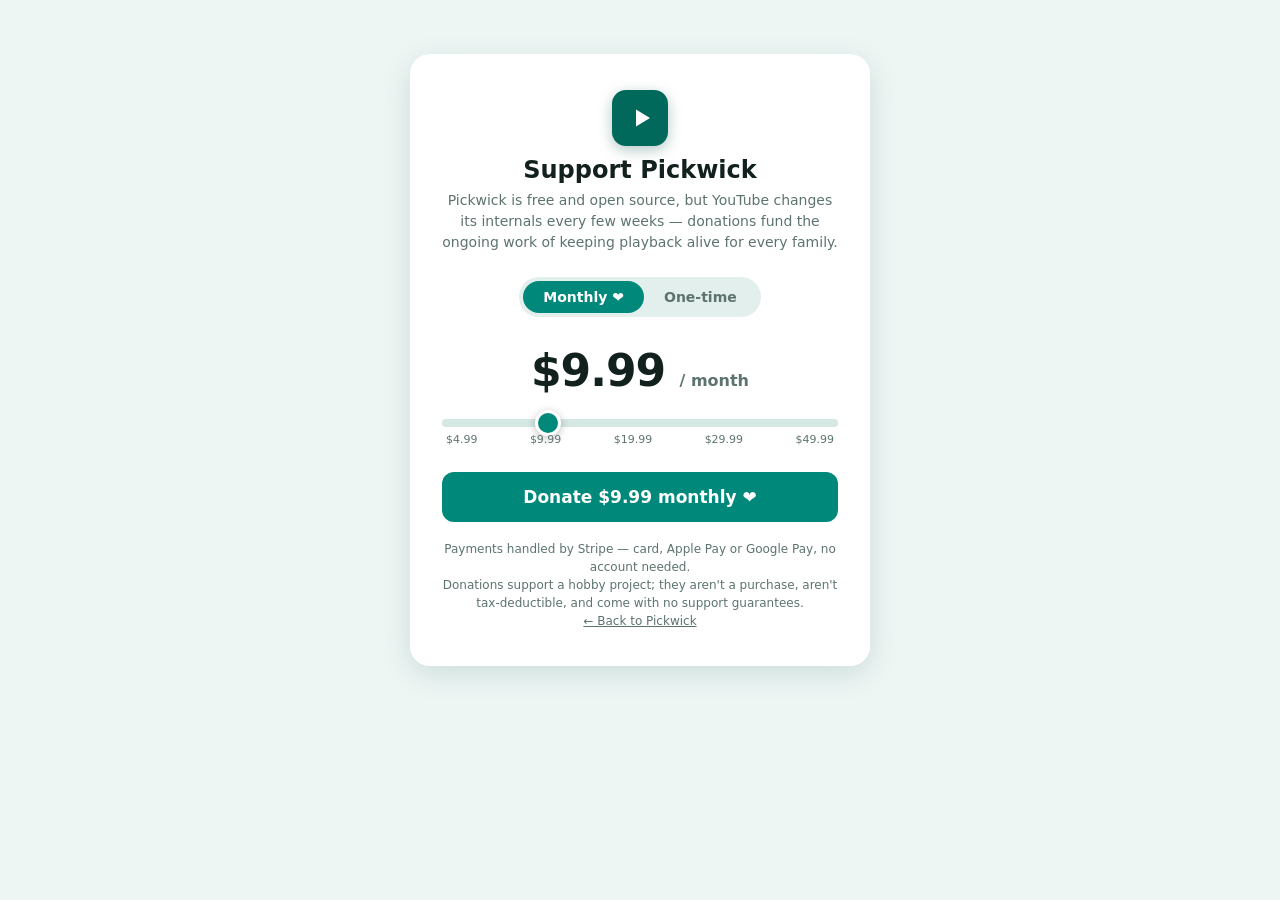
<file: docs/donate.html>
<!DOCTYPE html>
<html lang="en">
<head>
<meta charset="utf-8">
<meta name="viewport" content="width=device-width, initial-scale=1">
<title>Support Pickwick 🏮</title>
<style>
  :root {
    /* Pickwick brand teals — see app Theme.kt (#00695C logo, #4DB6AC primary) */
    --bg: #eef6f4;
    --card: #ffffff;
    --text: #12211e;
    --muted: #5c7370;
    --accent: #00897b;
    --accent-dark: #00695c;
    --accent-text: #ffffff;
    --track: #d5e8e4;
    --pill-bg: #e2efec;
    --thumb-ring: #ffffff;
    --shadow: 0 8px 30px rgba(0, 80, 68, .14);
  }
  @media (prefers-color-scheme: dark) {
    :root {
      --bg: #0f1a18;
      --card: #1b2825;
      --text: #cce8e3;
      --muted: #8fa8a3;
      --accent: #4db6ac;
      --accent-dark: #26a69a;
      --accent-text: #00352f;
      --track: #2c3f3b;
      --pill-bg: #24342f;
      --thumb-ring: #1b2825;
      --shadow: 0 8px 30px rgba(0, 0, 0, .45);
    }
  }
  * { box-sizing: border-box; margin: 0; }
  body {
    background: var(--bg);
    color: var(--text);
    font-family: system-ui, -apple-system, "Segoe UI", Roboto, sans-serif;
    min-height: 100vh;
    display: flex;
    align-items: flex-start;
    justify-content: center;
    /* Top-anchored: dead-center on tall screens reads as a big empty gap
       above the card. */
    padding: max(24px, 6vh) 24px 24px;
  }
  .card {
    background: var(--card);
    border-radius: 20px;
    box-shadow: var(--shadow);
    padding: 36px 32px;
    max-width: 460px;
    width: 100%;
    text-align: center;
  }
  .logo {
    width: 56px; height: 56px;
    margin: 0 auto;
    border-radius: 14px;
    background: #00695c;
    display: flex;
    align-items: center;
    justify-content: center;
    box-shadow: 0 4px 14px rgba(0, 80, 68, .3);
  }
  .logo svg { width: 24px; height: 24px; margin-left: 3px; }
  h1 { font-size: 24px; margin: 10px 0 6px; }
  .sub { color: var(--muted); font-size: 14px; line-height: 1.5; margin-bottom: 24px; }

  .toggle {
    display: inline-flex;
    background: var(--pill-bg);
    border-radius: 999px;
    padding: 4px;
    margin-bottom: 28px;
  }
  .toggle button {
    border: 0;
    background: transparent;
    color: var(--muted);
    font: inherit;
    font-weight: 600;
    font-size: 14px;
    padding: 8px 20px;
    border-radius: 999px;
    cursor: pointer;
    transition: all .15s ease;
  }
  .toggle button.active {
    background: var(--accent);
    color: var(--accent-text);
  }

  .amount {
    font-size: 44px;
    font-weight: 800;
    letter-spacing: -1px;
    min-height: 56px;
  }
  .amount .per { font-size: 16px; font-weight: 600; color: var(--muted); letter-spacing: 0; }
  .amount.custom-label { font-size: 28px; line-height: 56px; }

  input[type="range"] {
    width: 100%;
    margin: 18px 0 6px;
    appearance: none;
    -webkit-appearance: none;
    height: 8px;
    border-radius: 4px;
    background: var(--track);
    outline: none;
  }
  input[type="range"]::-webkit-slider-thumb {
    -webkit-appearance: none;
    appearance: none;
    width: 26px; height: 26px;
    border-radius: 50%;
    background: var(--accent);
    border: 3px solid var(--thumb-ring);
    box-shadow: 0 2px 8px rgba(0,0,0,.25);
    cursor: pointer;
  }
  input[type="range"]::-moz-range-thumb {
    width: 22px; height: 22px;
    border-radius: 50%;
    background: var(--accent);
    border: 3px solid var(--thumb-ring);
    box-shadow: 0 2px 8px rgba(0,0,0,.25);
    cursor: pointer;
  }
  .ticks {
    display: flex;
    justify-content: space-between;
    font-size: 11px;
    color: var(--muted);
    margin-bottom: 26px;
    padding: 0 4px;
  }

  .donate-btn {
    display: block;
    width: 100%;
    border: 0;
    background: var(--accent);
    color: var(--accent-text);
    font: inherit;
    font-size: 17px;
    font-weight: 700;
    padding: 15px;
    border-radius: 12px;
    cursor: pointer;
    transition: background .15s ease, transform .1s ease;
  }
  .donate-btn:hover { background: var(--accent-dark); }
  .donate-btn:active { transform: scale(.98); }

  .fine {
    margin-top: 18px;
    font-size: 12px;
    color: var(--muted);
    line-height: 1.5;
  }
  .fine a { color: var(--muted); }
</style>
</head>
<body>
<div class="card">
  <div class="logo" aria-hidden="true">
    <svg viewBox="0 0 24 24" fill="#ffffff"><path d="M6 3.5v17l14-8.5z"/></svg>
  </div>
  <h1>Support Pickwick</h1>
  <p class="sub">
    Pickwick is free and open source, but YouTube changes its internals every few
    weeks — donations fund the ongoing work of keeping playback alive for every family.
  </p>

  <div class="toggle" role="tablist">
    <button id="btn-monthly" class="active" onclick="setMode('monthly')">Monthly ❤️</button>
    <button id="btn-once" onclick="setMode('once')">One-time</button>
  </div>

  <div class="amount" id="amount-display"></div>

  <input type="range" id="slider" min="0" max="4" step="1" value="1"
         oninput="render()" aria-label="Donation amount">
  <div class="ticks" id="ticks"></div>

  <button class="donate-btn" id="donate" onclick="donate()"></button>

  <p class="fine">
    Payments handled by Stripe — card, Apple&nbsp;Pay or Google&nbsp;Pay, no account needed.<br>
    Donations support a hobby project; they aren't a purchase, aren't tax-deductible,
    and come with no support guarantees.<br>
    <a href="./">← Back to Pickwick</a>
  </p>
</div>

<script>
  // ── Stripe payment links ─────────────────────────────────────────────
  // Paste the URL for each link. One-time fixed amounts are optional:
  // any amount left null falls back to ONE_TIME_CUSTOM (the donor
  // confirms the amount on Stripe's page).
  const MONTHLY = {
    "4.99":  "https://buy.stripe.com/fZu7sNa986MC6YQeSybjW00",
    "9.99":  "https://buy.stripe.com/3cI6oJ5SSef4ab26m2bjW01",
    "19.99": "https://buy.stripe.com/9B6eVf3KK9YO6YQcKqbjW02",
    "29.99": "https://buy.stripe.com/4gMdRb6WW6MC2IA11IbjW03",
    "49.99": "https://buy.stripe.com/6oU3cx8109YO2IA6m2bjW04",
  };
  const ONE_TIME_CUSTOM = "https://buy.stripe.com/3cI7sNepo1si3MEh0GbjW05";
  const ONE_TIME = {
    "4.99":  "https://buy.stripe.com/9B68wRgxwfj86YQ9yebjW06",
    "9.99":  "https://buy.stripe.com/3cI00l2GG0oebf6aCibjW07",
    "19.99": "https://buy.stripe.com/28E8wRbdc4Euab2aCibjW08",
    "29.99": "https://buy.stripe.com/00wbJ3dlkdb0bf6h0GbjW09",
    "49.99": "https://buy.stripe.com/3cIfZj0yy9YO82UfWCbjW0a",
  };
  // ─────────────────────────────────────────────────────────────────────

  const AMOUNTS = ["4.99", "9.99", "19.99", "29.99", "49.99"];
  let mode = "monthly";

  const slider  = document.getElementById("slider");
  const display = document.getElementById("amount-display");
  const button  = document.getElementById("donate");
  const ticks   = document.getElementById("ticks");

  function setMode(m) {
    mode = m;
    document.getElementById("btn-monthly").classList.toggle("active", m === "monthly");
    document.getElementById("btn-once").classList.toggle("active", m === "once");
    // one-time gets an extra "custom" stop at the end
    slider.max = m === "once" ? 5 : 4;
    if (+slider.value > +slider.max) slider.value = slider.max;
    render();
  }

  function isCustom() { return mode === "once" && +slider.value === 5; }

  function render() {
    const labels = AMOUNTS.map(a => "$" + a).concat(mode === "once" ? ["Custom"] : []);
    ticks.innerHTML = labels.map(l => "<span>" + l + "</span>").join("");

    if (isCustom()) {
      display.textContent = "You choose the amount";
      display.classList.add("custom-label");
      button.textContent = "Donate — pick amount on next page";
    } else {
      const amt = AMOUNTS[+slider.value];
      display.classList.remove("custom-label");
      display.innerHTML = "$" + amt + (mode === "monthly" ? ' <span class="per">/ month</span>' : "");
      button.textContent = mode === "monthly"
        ? "Donate $" + amt + " monthly ❤️"
        : "Donate $" + amt;
    }
  }

  function donate() {
    let url;
    if (mode === "monthly") {
      url = MONTHLY[AMOUNTS[+slider.value]];
    } else if (isCustom()) {
      url = ONE_TIME_CUSTOM;
    } else {
      url = ONE_TIME[AMOUNTS[+slider.value]] || ONE_TIME_CUSTOM;
    }
    if (!url || url.startsWith("REPLACE")) {
      alert("This donation link isn't configured yet — please use the GitHub page instead.");
      return;
    }
    window.open(url, "_blank", "noopener");
  }

  setMode("monthly");
</script>
</body>
</html>
</file>
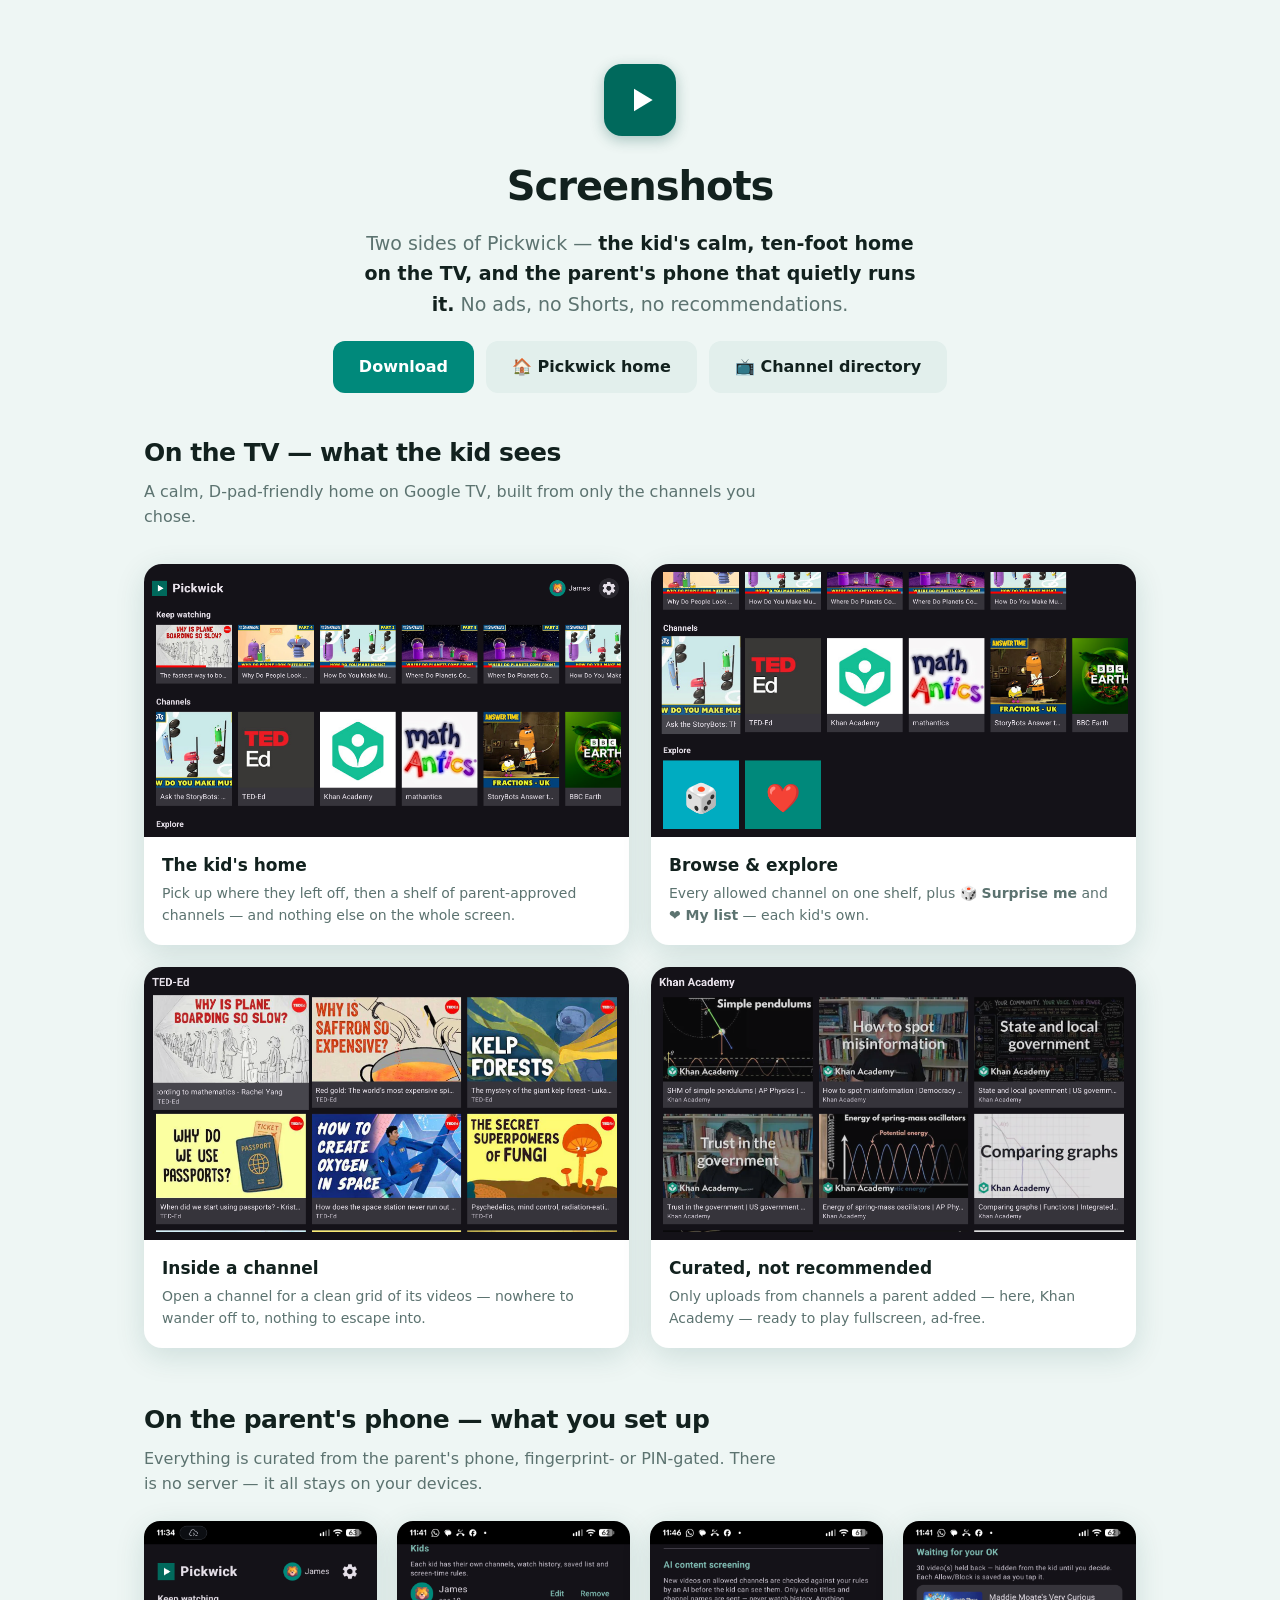
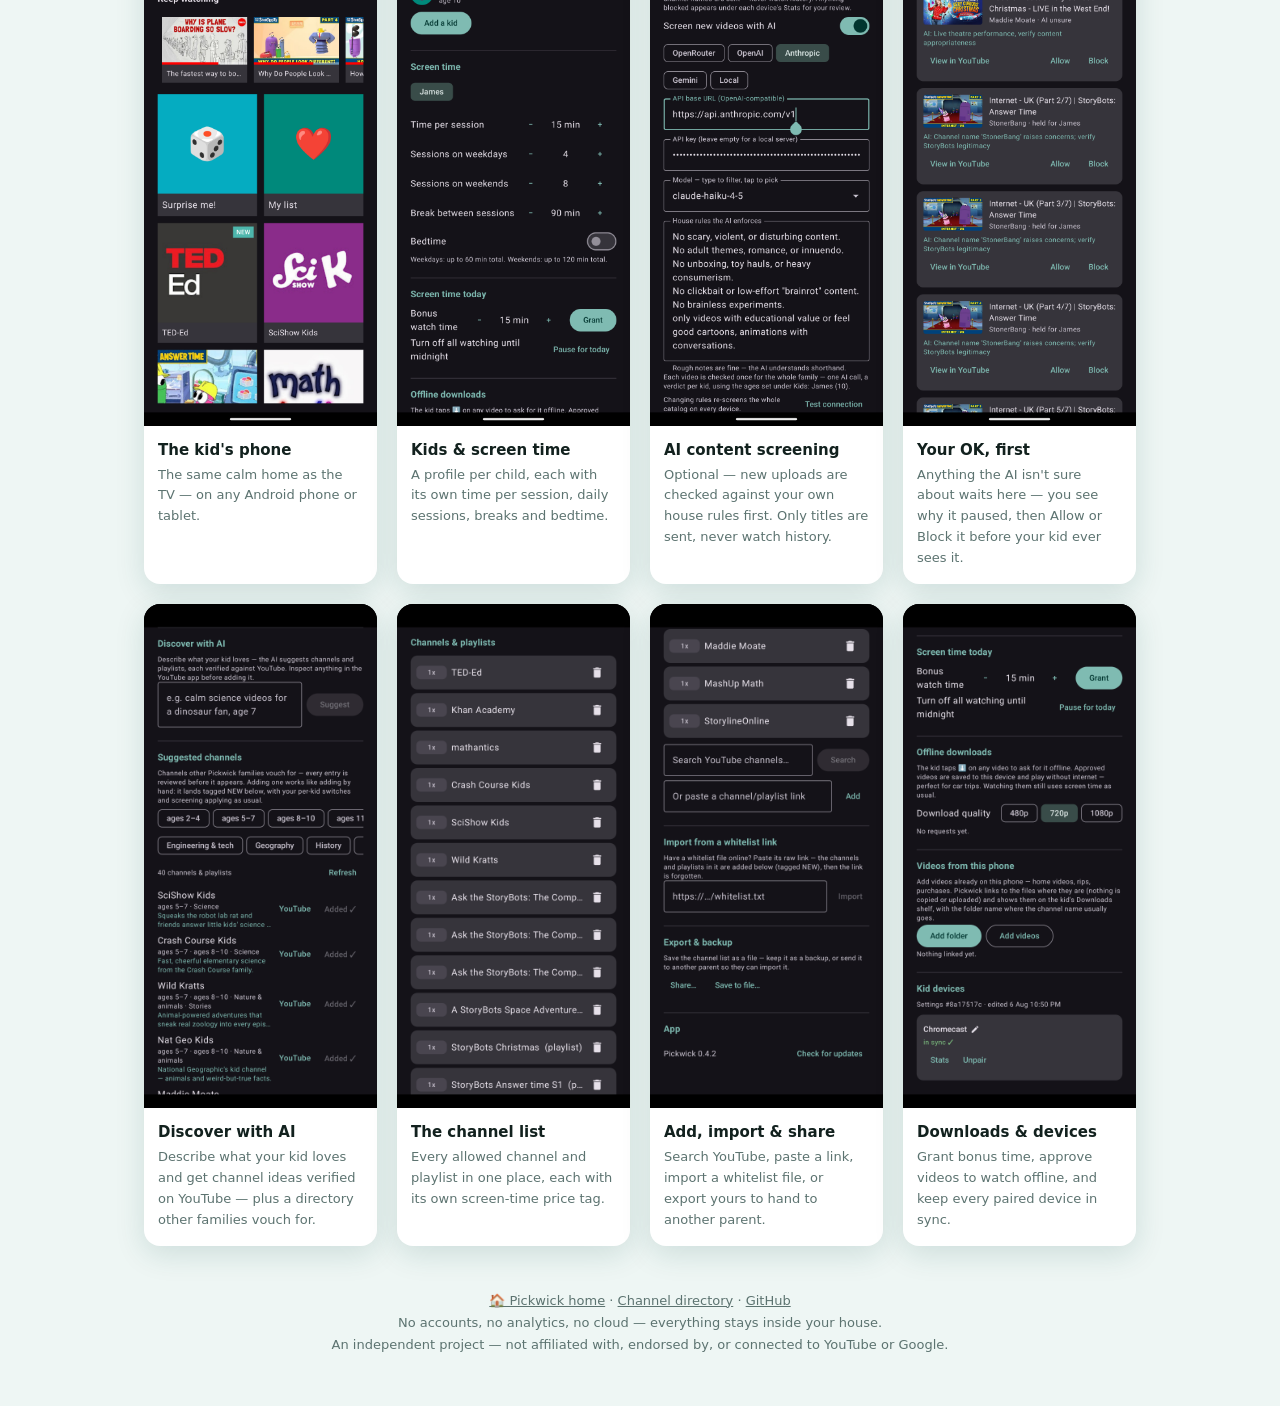
<file: docs/gallery.html>
<!DOCTYPE html>
<html lang="en">
<head>
<meta charset="utf-8">
<meta name="viewport" content="width=device-width, initial-scale=1">
<title>Screenshots — Pickwick</title>
<meta name="description" content="See Pickwick in action — the kid's calm home screen on Google TV, and the parent's phone that curates channels, screen time and AI screening. No ads, no Shorts, no cloud.">
<style>
  :root {
    /* Pickwick brand teals — see app Theme.kt (#00695C logo, #4DB6AC primary) */
    --bg: #eef6f4;
    --card: #ffffff;
    --text: #12211e;
    --muted: #5c7370;
    --accent: #00897b;
    --accent-dark: #00695c;
    --accent-text: #ffffff;
    --pill-bg: #e2efec;
    --shadow: 0 8px 30px rgba(0, 80, 68, .14);
  }
  @media (prefers-color-scheme: dark) {
    :root {
      --bg: #0f1a18;
      --card: #1b2825;
      --text: #cce8e3;
      --muted: #8fa8a3;
      --accent: #4db6ac;
      --accent-dark: #26a69a;
      --accent-text: #00352f;
      --pill-bg: #24342f;
      --shadow: 0 8px 30px rgba(0, 0, 0, .45);
    }
  }
  * { box-sizing: border-box; margin: 0; }
  body {
    background: var(--bg);
    color: var(--text);
    font-family: system-ui, -apple-system, "Segoe UI", Roboto, sans-serif;
    line-height: 1.6;
  }
  /* Wider than index's 880px column so a two-up row of 16:9 TV shots has room;
     the tagline keeps its own narrow max-width so prose still reads well. */
  .wrap { max-width: 1040px; margin: 0 auto; padding: 0 24px; }

  header.wrap { text-align: center; padding: 64px 24px 32px; }
  .logo {
    width: 72px; height: 72px;
    margin: 0 auto 18px;
    border-radius: 18px;
    background: #00695c;
    display: flex;
    align-items: center;
    justify-content: center;
    box-shadow: 0 4px 14px rgba(0, 80, 68, .3);
  }
  .logo svg { width: 32px; height: 32px; margin-left: 4px; }
  h1 { font-size: 40px; letter-spacing: -1px; }
  .tagline {
    font-size: 19px;
    color: var(--muted);
    max-width: 560px;
    margin: 10px auto 22px;
  }
  .tagline strong { color: var(--text); }

  .cta { display: flex; justify-content: center; gap: 12px; flex-wrap: wrap; }
  .btn {
    display: inline-block;
    text-decoration: none;
    font-weight: 700;
    font-size: 16px;
    padding: 13px 26px;
    border-radius: 12px;
    transition: background .15s ease, transform .1s ease;
  }
  .btn:active { transform: scale(.97); }
  .btn-primary { background: var(--accent); color: var(--accent-text); }
  .btn-primary:hover { background: var(--accent-dark); }
  .btn-ghost { background: var(--pill-bg); color: var(--text); }
  .btn-ghost:hover { background: var(--accent); color: var(--accent-text); }

  .shots {
    display: grid;
    grid-template-columns: 1fr 1fr;
    gap: 22px;
    margin: 34px 0 10px;
  }
  @media (max-width: 720px) { .shots { grid-template-columns: 1fr; } }
  figure.shot {
    margin: 0;
    background: var(--card);
    border-radius: 18px;
    box-shadow: var(--shadow);
    overflow: hidden;
  }
  figure.shot img {
    display: block;
    width: 100%;
    height: auto;
    aspect-ratio: 16 / 9;
    background: #000; /* letterbox while the shot loads, matches the TV frame */
  }
  figure.shot figcaption { padding: 15px 18px 18px; }
  figure.shot h3 { font-size: 17px; margin-bottom: 3px; }
  figure.shot p { color: var(--muted); font-size: 14px; margin: 0; }

  /* Section bands split the kid's TV shots from the parent's phone shots. */
  h2.section { font-size: 25px; letter-spacing: -.5px; margin: 52px 0 0; }
  h2.section:first-of-type { margin-top: 8px; }
  p.section-sub { color: var(--muted); max-width: 640px; margin: 6px 0 0; }

  /* Portrait phone shots: a tighter multi-column grid so tall frames stay small. */
  .phones {
    display: grid;
    grid-template-columns: repeat(4, 1fr);
    gap: 20px;
    margin: 24px 0 10px;
  }
  @media (max-width: 900px) { .phones { grid-template-columns: repeat(3, 1fr); } }
  @media (max-width: 560px) { .phones { grid-template-columns: repeat(2, 1fr); } }
  figure.phone {
    margin: 0;
    background: var(--card);
    border-radius: 16px;
    box-shadow: var(--shadow);
    overflow: hidden;
  }
  figure.phone img {
    display: block;
    width: 100%;
    height: auto;
    aspect-ratio: 1152 / 2496;
    background: #000;
  }
  figure.phone figcaption { padding: 12px 14px 15px; }
  figure.phone h3 { font-size: 15px; margin-bottom: 3px; }
  figure.phone p { color: var(--muted); font-size: 13px; margin: 0; }

  footer {
    text-align: center;
    color: var(--muted);
    font-size: 13px;
    padding: 34px 24px 50px;
    line-height: 1.7;
  }
  footer a { color: var(--muted); }
</style>
</head>
<body>

<header class="wrap">
  <a href="./" style="text-decoration:none"><div class="logo" aria-hidden="true">
    <svg viewBox="0 0 24 24" fill="#ffffff"><path d="M6 3.5v17l14-8.5z"/></svg>
  </div></a>
  <h1>Screenshots</h1>
  <p class="tagline">
    Two sides of Pickwick — <strong>the kid's calm, ten-foot home on the TV, and
    the parent's phone that quietly runs it.</strong> No ads, no Shorts, no recommendations.
  </p>
  <div class="cta">
    <a class="btn btn-primary" href="https://github.com/itcon-pty-au/pickwick/releases">Download</a>
    <a class="btn btn-ghost" href="./">🏠 Pickwick home</a>
    <a class="btn btn-ghost" href="directory.html">📺 Channel directory</a>
  </div>
</header>

<main class="wrap">
  <h2 class="section">On the TV — what the kid sees</h2>
  <p class="section-sub">A calm, D-pad-friendly home on Google&nbsp;TV, built from only the channels you chose.</p>
  <div class="shots">
    <figure class="shot">
      <img src="screenshots/home.png" width="1920" height="1080" fetchpriority="high"
           alt="Pickwick home screen on Google TV: a 'Keep watching' row above a grid of parent-chosen channels.">
      <figcaption>
        <h3>The kid's home</h3>
        <p>Pick up where they left off, then a shelf of parent-approved channels — and nothing else on the whole screen.</p>
      </figcaption>
    </figure>

    <figure class="shot">
      <img src="screenshots/channels.png" width="1920" height="1080" loading="lazy"
           alt="The channels shelf with an Explore row: a 'Surprise me!' dice tile and a 'My list' heart tile.">
      <figcaption>
        <h3>Browse &amp; explore</h3>
        <p>Every allowed channel on one shelf, plus <strong>🎲 Surprise me</strong> and <strong>❤️ My list</strong> — each kid's own.</p>
      </figcaption>
    </figure>

    <figure class="shot">
      <img src="screenshots/ted-ed.png" width="1920" height="1080" loading="lazy"
           alt="A grid of TED-Ed videos inside the channel, with colourful thumbnails and titles.">
      <figcaption>
        <h3>Inside a channel</h3>
        <p>Open a channel for a clean grid of its videos — nowhere to wander off to, nothing to escape into.</p>
      </figcaption>
    </figure>

    <figure class="shot">
      <img src="screenshots/khan-academy.png" width="1920" height="1080" loading="lazy"
           alt="A grid of Khan Academy videos inside the channel, ready to play fullscreen.">
      <figcaption>
        <h3>Curated, not recommended</h3>
        <p>Only uploads from channels a parent added — here, Khan Academy — ready to play fullscreen, ad-free.</p>
      </figcaption>
    </figure>
  </div>

  <h2 class="section">On the parent's phone — what you set up</h2>
  <p class="section-sub">Everything is curated from the parent's phone, fingerprint- or PIN-gated. There is no server — it all stays on your devices.</p>
  <div class="phones">
    <figure class="phone">
      <img src="screenshots/phone-home.png" width="1152" height="2496" loading="lazy"
           alt="Pickwick home screen on an Android phone: Keep watching, Surprise me, My list, and parent-chosen channels.">
      <figcaption>
        <h3>The kid's phone</h3>
        <p>The same calm home as the TV — on any Android phone or tablet.</p>
      </figcaption>
    </figure>

    <figure class="phone">
      <img src="screenshots/phone-screen-time.png" width="1152" height="2496" loading="lazy"
           alt="Parent settings: a kid profile with screen-time controls for sessions, breaks and bedtime.">
      <figcaption>
        <h3>Kids &amp; screen time</h3>
        <p>A profile per child, each with its own time per session, daily sessions, breaks and bedtime.</p>
      </figcaption>
    </figure>

    <figure class="phone">
      <img src="screenshots/phone-ai-screening.png" width="1152" height="2496" loading="lazy"
           alt="AI content screening settings: provider, model, and the parent's house rules the AI enforces.">
      <figcaption>
        <h3>AI content screening</h3>
        <p>Optional — new uploads are checked against your own house rules first. Only titles are sent, never watch history.</p>
      </figcaption>
    </figure>

    <figure class="phone">
      <img src="screenshots/phone-approval.png" width="1440" height="3120" loading="lazy"
           alt="The approval queue: videos held back with the AI's reasoning, each with Allow and Block buttons.">
      <figcaption>
        <h3>Your OK, first</h3>
        <p>Anything the AI isn't sure about waits here — you see why it paused, then Allow or Block it before your kid ever sees it.</p>
      </figcaption>
    </figure>

    <figure class="phone">
      <img src="screenshots/phone-discover.png" width="1152" height="2496" loading="lazy"
           alt="Discover with AI: describe what a kid loves and get channel suggestions verified on YouTube.">
      <figcaption>
        <h3>Discover with AI</h3>
        <p>Describe what your kid loves and get channel ideas verified on YouTube — plus a directory other families vouch for.</p>
      </figcaption>
    </figure>

    <figure class="phone">
      <img src="screenshots/phone-channels.png" width="1152" height="2496" loading="lazy"
           alt="The channel list: every allowed channel and playlist, each with a screen-time multiplier.">
      <figcaption>
        <h3>The channel list</h3>
        <p>Every allowed channel and playlist in one place, each with its own screen-time price tag.</p>
      </figcaption>
    </figure>

    <figure class="phone">
      <img src="screenshots/phone-add-channels.png" width="1152" height="2496" loading="lazy"
           alt="Adding channels: search YouTube, paste a link, import a whitelist file, or export your list.">
      <figcaption>
        <h3>Add, import &amp; share</h3>
        <p>Search YouTube, paste a link, import a whitelist file, or export yours to hand to another parent.</p>
      </figcaption>
    </figure>

    <figure class="phone">
      <img src="screenshots/phone-downloads.png" width="1152" height="2496" loading="lazy"
           alt="Screen-time grants, offline download quality, and paired kid devices shown in sync.">
      <figcaption>
        <h3>Downloads &amp; devices</h3>
        <p>Grant bonus time, approve videos to watch offline, and keep every paired device in sync.</p>
      </figcaption>
    </figure>
  </div>
</main>

<footer>
  <a href="./">🏠 Pickwick home</a> ·
  <a href="directory.html">Channel directory</a> ·
  <a href="https://github.com/itcon-pty-au/pickwick">GitHub</a><br>
  No accounts, no analytics, no cloud — everything stays inside your house.<br>
  An independent project — not affiliated with, endorsed by, or connected to YouTube or Google.
</footer>

</body>
</html>
</file>
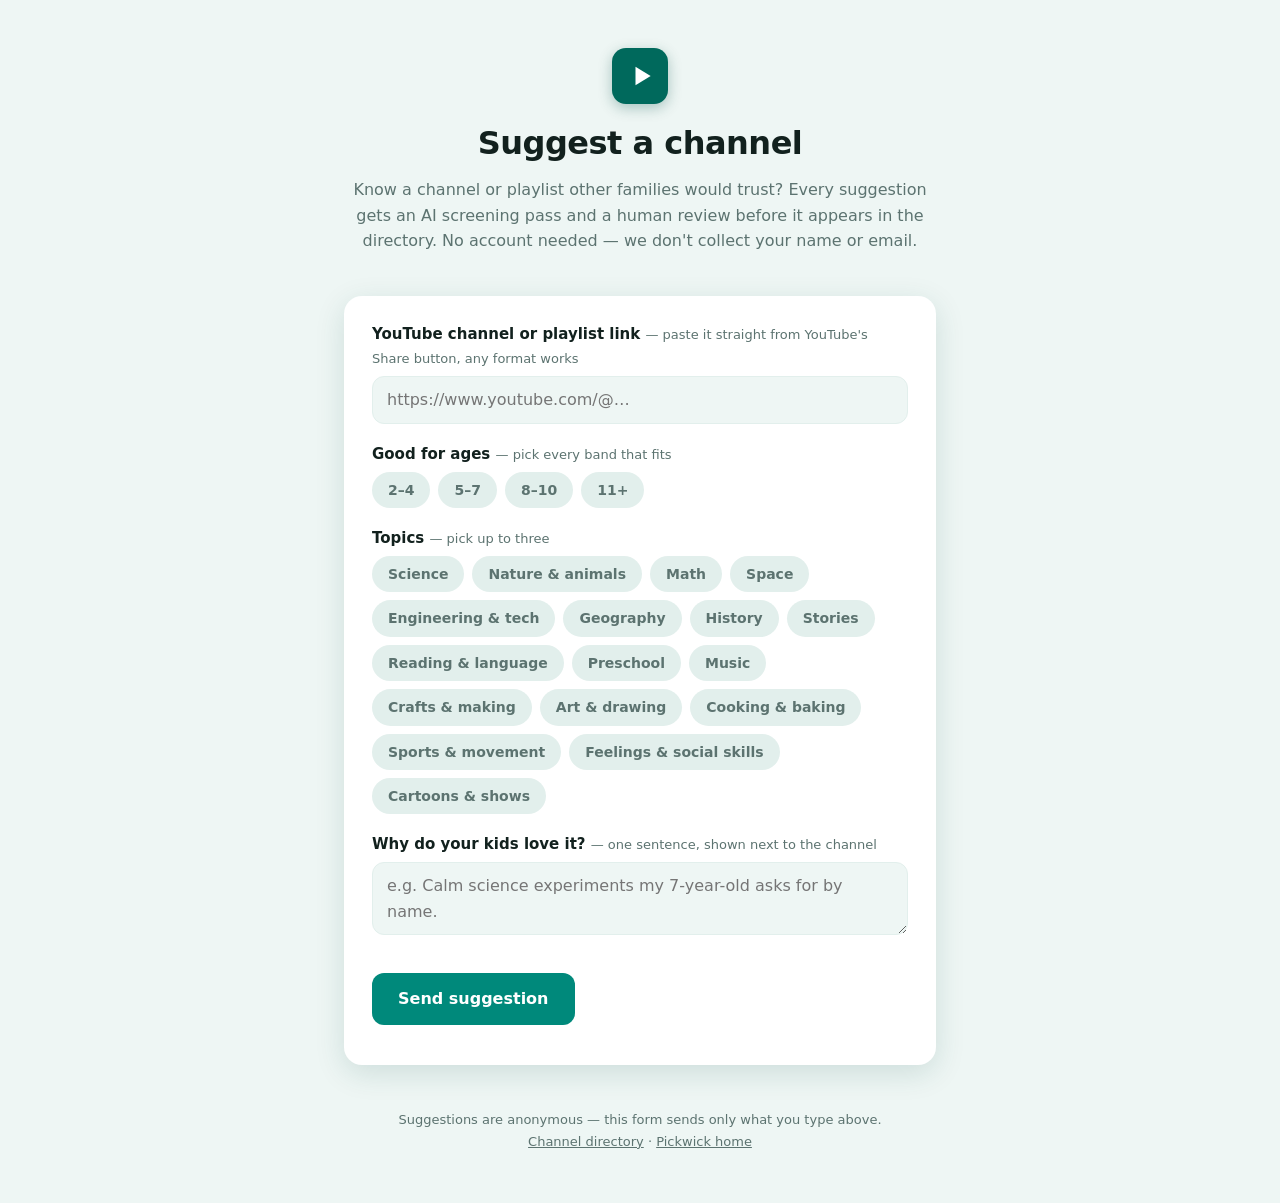
<file: docs/suggest.html>
<!DOCTYPE html>
<html lang="en">
<head>
<meta charset="utf-8">
<meta name="viewport" content="width=device-width, initial-scale=1">
<title>Suggest a channel — Pickwick</title>
<meta name="description" content="Suggest a kid-friendly YouTube channel for the Pickwick directory. Every suggestion is AI-screened and human-reviewed before it appears.">
<style>
  :root {
    /* Pickwick brand teals — see app Theme.kt (#00695C logo, #4DB6AC primary) */
    --bg: #eef6f4;
    --card: #ffffff;
    --text: #12211e;
    --muted: #5c7370;
    --accent: #00897b;
    --accent-dark: #00695c;
    --accent-text: #ffffff;
    --pill-bg: #e2efec;
    --shadow: 0 8px 30px rgba(0, 80, 68, .14);
    --error: #b3402a;
  }
  @media (prefers-color-scheme: dark) {
    :root {
      --bg: #0f1a18;
      --card: #1b2825;
      --text: #cce8e3;
      --muted: #8fa8a3;
      --accent: #4db6ac;
      --accent-dark: #26a69a;
      --accent-text: #00352f;
      --pill-bg: #24342f;
      --shadow: 0 8px 30px rgba(0, 0, 0, .45);
      --error: #e08a76;
    }
  }
  * { box-sizing: border-box; margin: 0; }
  body {
    background: var(--bg);
    color: var(--text);
    font-family: system-ui, -apple-system, "Segoe UI", Roboto, sans-serif;
    line-height: 1.6;
  }
  .wrap { max-width: 640px; margin: 0 auto; padding: 0 24px; }

  header.wrap { text-align: center; padding: 48px 24px 24px; }
  .logo {
    width: 56px; height: 56px;
    margin: 0 auto 14px;
    border-radius: 14px;
    background: #00695c;
    display: flex; align-items: center; justify-content: center;
    box-shadow: 0 4px 14px rgba(0, 80, 68, .3);
  }
  .logo svg { width: 26px; height: 26px; margin-left: 3px; }
  h1 { font-size: 32px; letter-spacing: -.5px; }
  .tagline { font-size: 16px; color: var(--muted); margin: 8px auto 0; }

  .card {
    background: var(--card);
    border-radius: 18px;
    box-shadow: var(--shadow);
    padding: 26px 28px;
    margin: 18px 0;
  }
  label.field { display: block; font-weight: 700; font-size: 15px; margin: 18px 0 6px; }
  label.field:first-child { margin-top: 0; }
  .hint { font-weight: 400; font-size: 13px; color: var(--muted); }
  input[type=text], textarea {
    width: 100%;
    font: inherit;
    color: var(--text);
    background: var(--bg);
    border: 1.5px solid var(--pill-bg);
    border-radius: 12px;
    padding: 10px 14px;
  }
  input[type=text]:focus, textarea:focus { outline: none; border-color: var(--accent); }
  textarea { resize: vertical; min-height: 70px; }
  .chips { display: flex; flex-wrap: wrap; gap: 8px; }
  .chip {
    font: inherit; font-size: 14px; font-weight: 600;
    color: var(--muted);
    background: var(--pill-bg);
    border: 0; border-radius: 999px;
    padding: 7px 16px;
    cursor: pointer;
    transition: background .12s ease, color .12s ease;
  }
  .chip:hover { color: var(--text); }
  .chip.on { background: var(--accent); color: var(--accent-text); }

  /* Honeypot: invisible to humans, tempting to bots. Not display:none —
     some bots skip fields they can see are hidden. */
  .hp { position: absolute; left: -9999px; top: -9999px; height: 1px; overflow: hidden; }

  .turnstile-slot { margin: 18px 0 4px; min-height: 8px; }

  .btn {
    display: inline-block;
    font: inherit; font-weight: 700; font-size: 16px;
    text-decoration: none;
    padding: 13px 26px;
    border-radius: 12px;
    border: 0; cursor: pointer;
    transition: background .15s ease, transform .1s ease;
  }
  .btn:active { transform: scale(.97); }
  .btn-primary { background: var(--accent); color: var(--accent-text); }
  .btn-primary:hover { background: var(--accent-dark); }
  .btn-primary[disabled] { opacity: .55; cursor: default; }
  .btn-ghost { background: var(--pill-bg); color: var(--text); }
  .btn-ghost:hover { background: var(--accent); color: var(--accent-text); }

  .msg { margin-top: 14px; font-size: 14.5px; }
  .msg.err { color: var(--error); font-weight: 600; }
  .msg.ok { color: var(--accent-dark); font-weight: 600; }
  @media (prefers-color-scheme: dark) { .msg.ok { color: var(--accent); } }

  .notice {
    background: var(--pill-bg);
    border-radius: 12px;
    padding: 12px 16px;
    font-size: 14px;
    color: var(--muted);
    margin-bottom: 18px;
  }

  .done { text-align: center; padding: 14px 0; }
  .done .big { font-size: 42px; margin-bottom: 8px; }
  .done p { color: var(--muted); max-width: 420px; margin: 0 auto 18px; }

  footer {
    text-align: center;
    color: var(--muted);
    font-size: 13px;
    padding: 26px 24px 50px;
    line-height: 1.7;
  }
  footer a { color: var(--muted); }
</style>
</head>
<body>

<header class="wrap">
  <a href="./" style="text-decoration:none"><div class="logo" aria-hidden="true">
    <svg viewBox="0 0 24 24" fill="#ffffff"><path d="M6 3.5v17l14-8.5z"/></svg>
  </div></a>
  <h1>Suggest a channel</h1>
  <p class="tagline">
    Know a channel or playlist other families would trust? Every suggestion gets an AI screening
    pass and a human review before it appears in the directory. No account needed —
    we don't collect your name or email.
  </p>
</header>

<main class="wrap">
  <div class="card">
    <div class="notice" id="soon" hidden>
      💤 Suggestions are opening soon — this form isn't connected yet.
      In the meantime you can browse the <a href="directory.html">directory</a>.
    </div>

    <form id="form" novalidate>
      <label class="field" for="url">YouTube channel or playlist link
        <span class="hint">— paste it straight from YouTube's Share button, any format works</span></label>
      <input type="text" id="url" name="url" required inputmode="url"
             placeholder="https://www.youtube.com/@…" autocomplete="off">

      <label class="field">Good for ages <span class="hint">— pick every band that fits</span></label>
      <div class="chips" id="ages"></div>

      <label class="field">Topics <span class="hint">— pick up to three</span></label>
      <div class="chips" id="topics"></div>

      <label class="field" for="note">Why do your kids love it?
        <span class="hint">— one sentence, shown next to the channel</span></label>
      <textarea id="note" name="note" maxlength="140" required
                placeholder="e.g. Calm science experiments my 7-year-old asks for by name."></textarea>

      <div class="hp" aria-hidden="true">
        <label>Leave this field empty <input type="text" name="website" tabindex="-1" autocomplete="off"></label>
      </div>

      <div class="turnstile-slot" id="turnstileSlot"></div>

      <button class="btn btn-primary" id="submit" type="submit">Send suggestion</button>
      <p class="msg" id="msg" role="status"></p>
    </form>

    <div class="done" id="done" hidden>
      <div class="big">🌱</div>
      <h2>Thanks — it's in the queue!</h2>
      <p>Your suggestion will be screened and reviewed by a human before it appears.
         If it's approved, it shows up in the directory — usually within a few days.</p>
      <a class="btn btn-ghost" href="directory.html">Back to the directory</a>
    </div>
  </div>
</main>

<footer>
  Suggestions are anonymous — this form sends only what you type above.<br>
  <a href="directory.html">Channel directory</a> · <a href="./">Pickwick home</a>
</footer>

<script>
(function () {
  // Submission Worker + Turnstile widget — see worker/README.md.
  var WORKER_URL = 'https://pickwick-suggest.pickwick.workers.dev/';
  var TURNSTILE_SITE_KEY = '0x4AAAAAAEH3jD3yhkEWEye8';

  var AGES = ['2–4', '5–7', '8–10', '11+'];
  var TOPICS = ['Science', 'Nature & animals', 'Math', 'Space', 'Engineering & tech',
                'Geography', 'History', 'Stories', 'Reading & language', 'Preschool',
                'Music', 'Crafts & making', 'Art & drawing', 'Cooking & baking',
                'Sports & movement', 'Feelings & social skills', 'Cartoons & shows'];
  var MAX_TOPICS = 3;

  var $ = function (id) { return document.getElementById(id); };
  var picked = { ages: [], topics: [] };

  function chips(rowId, values, bucket, max) {
    var row = $(rowId);
    values.forEach(function (v) {
      var b = document.createElement('button');
      b.className = 'chip'; b.type = 'button'; b.textContent = v;
      b.addEventListener('click', function () {
        var i = bucket.indexOf(v);
        if (i !== -1) { bucket.splice(i, 1); b.classList.remove('on'); return; }
        if (max && bucket.length >= max) return;
        bucket.push(v); b.classList.add('on');
      });
      row.appendChild(b);
    });
  }
  chips('ages', AGES, picked.ages);
  chips('topics', TOPICS, picked.topics, MAX_TOPICS);

  var configured = WORKER_URL && TURNSTILE_SITE_KEY;
  if (!configured) {
    $('soon').hidden = false;
    $('submit').disabled = true;
  } else {
    var s = document.createElement('script');
    s.src = 'https://challenges.cloudflare.com/turnstile/v0/api.js';
    s.async = true; s.defer = true;
    document.head.appendChild(s);
    var slot = document.createElement('div');
    slot.className = 'cf-turnstile';
    slot.setAttribute('data-sitekey', TURNSTILE_SITE_KEY);
    $('turnstileSlot').appendChild(slot);
  }

  // Lenient on purpose — parents paste whatever the Share button gave them.
  // Returns a canonical URL string, 'video' for a lone video link (so the
  // error can say what to do instead), or null. Mirrors the Worker's parser;
  // keep the two in sync.
  function parseYouTubeLink(raw) {
    raw = (raw || '').trim();
    if (!raw) return null;
    if (!/^https?:\/\//i.test(raw)) raw = 'https://' + raw;
    var u;
    try { u = new URL(raw); } catch (e) { return null; }
    var host = u.hostname.toLowerCase().replace(/^(www|m)\./, '');
    if (host !== 'youtube.com' && host !== 'youtu.be') return null;
    // A playlist id anywhere wins — including watch?v=…&list=… share links.
    var list = u.searchParams.get('list');
    if (list && /^[A-Za-z0-9_-]{10,}$/.test(list)) {
      return 'https://www.youtube.com/playlist?list=' + list;
    }
    if (host === 'youtu.be') return 'video';
    // Channel forms, tolerating trailing tabs like /videos or /featured.
    var m = u.pathname.match(/^\/(@[\w.-]{3,}|channel\/UC[\w-]{22}|(?:user|c)\/[\w.-]+)(?:\/[\w-]*)?\/?$/);
    if (m) return 'https://www.youtube.com/' + m[1];
    if (/^\/(watch|shorts|live|embed)([/?]|$)/.test(u.pathname)) return 'video';
    return null;
  }

  function fail(text) {
    var m = $('msg');
    m.className = 'msg err';
    m.textContent = text;
  }

  $('form').addEventListener('submit', function (ev) {
    ev.preventDefault();
    if (!configured) return;
    $('msg').textContent = '';

    var parsed = parseYouTubeLink($('url').value);
    if (parsed === 'video') {
      return fail('That link points to a single video — please paste the channel or playlist it belongs to instead. On the video page, tap the channel name (or the playlist title) and share that.');
    }
    if (!parsed) return fail('That doesn’t look like a YouTube channel or playlist link — try copying it from YouTube’s Share button.');
    var url = parsed;
    if (!picked.ages.length) return fail('Pick at least one age band.');
    if (!$('note').value.trim()) return fail('Please add one sentence about why kids love it.');

    var token = (window.turnstile && window.turnstile.getResponse()) || '';
    if (!token) return fail('Please tick the “verify you’re human” box.');

    var btn = $('submit');
    btn.disabled = true;
    btn.textContent = 'Sending…';

    fetch(WORKER_URL, {
      method: 'POST',
      headers: { 'Content-Type': 'application/json' },
      body: JSON.stringify({
        url: url,
        ages: picked.ages.map(function (a) { return a.replace('–', '-'); }),
        topics: picked.topics,
        note: $('note').value.trim(),
        website: $('form').elements.website.value,
        turnstile: token
      })
    })
    .then(function (r) { return r.json().catch(function () { return { status: 'error' }; }); })
    .then(function (res) {
      if (res.status === 'ok') {
        $('form').hidden = true;
        $('done').hidden = false;
        return;
      }
      if (res.status === 'duplicate') {
        fail('Good taste! That channel is already in the directory or waiting for review.');
      } else if (res.status === 'invalid') {
        fail(res.message || 'We couldn’t find that channel on YouTube — check the link?');
      } else if (res.status === 'busy') {
        fail('The review queue is full right now — please try again in a few days.');
      } else {
        fail('Something went wrong on our side — please try again later.');
      }
      if (window.turnstile) window.turnstile.reset();
    })
    .catch(function () {
      fail('Couldn’t reach the submission service — check your connection and try again.');
      if (window.turnstile) window.turnstile.reset();
    })
    .then(function () {
      btn.disabled = false;
      btn.textContent = 'Send suggestion';
    });
  });
})();
</script>

</body>
</html>
</file>
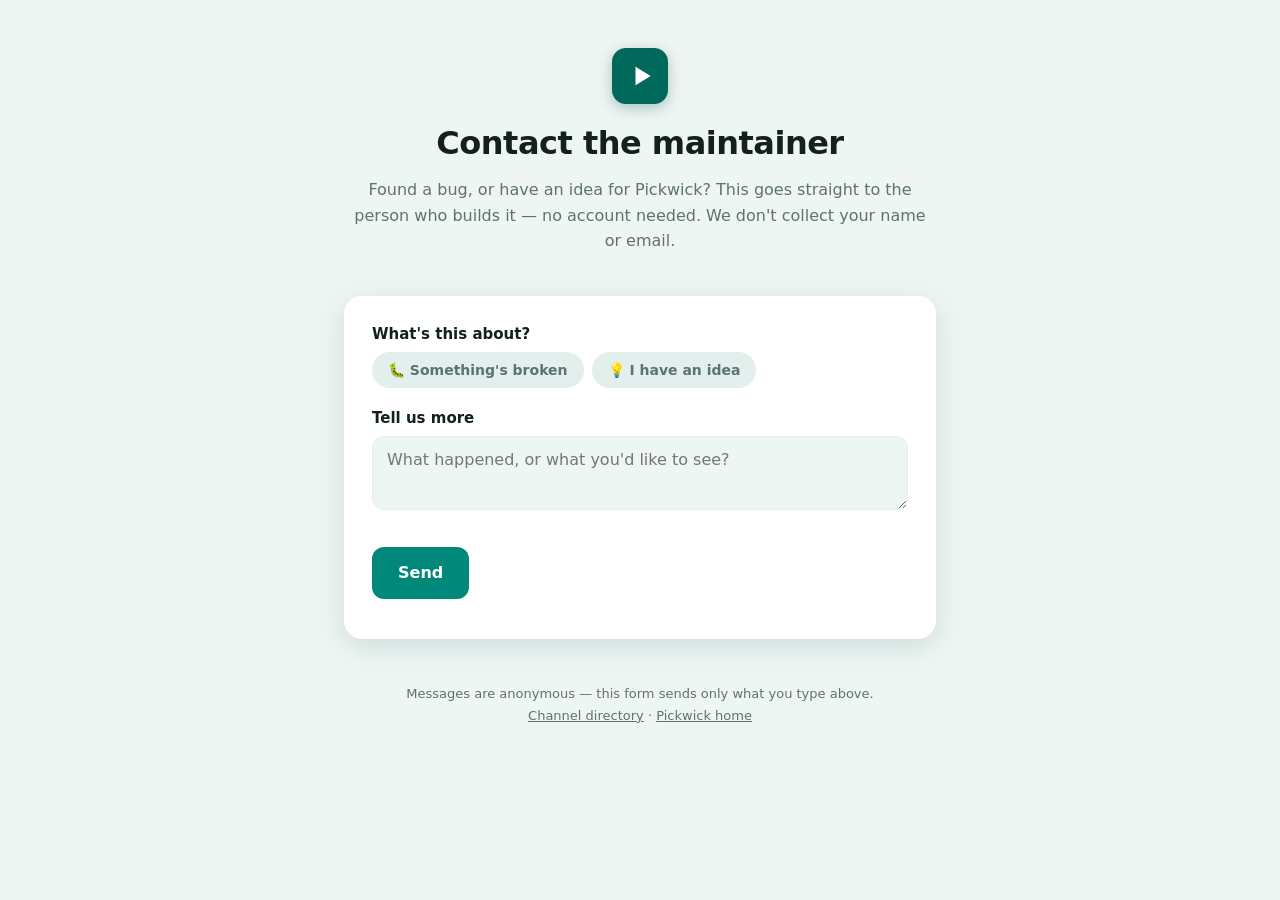
<file: site/contact.html>
<!DOCTYPE html>
<html lang="en">
<head>
<meta charset="utf-8">
<meta name="viewport" content="width=device-width, initial-scale=1">
<title>Contact the maintainer — Pickwick</title>
<meta name="description" content="Report a bug or share an idea for Pickwick. Goes straight to the app's maintainer — no account needed.">
<style>
  :root {
    /* Pickwick brand teals — see app Theme.kt (#00695C logo, #4DB6AC primary) */
    --bg: #eef6f4;
    --card: #ffffff;
    --text: #12211e;
    --muted: #5c7370;
    --accent: #00897b;
    --accent-dark: #00695c;
    --link: #00695c;
    --accent-text: #ffffff;
    --pill-bg: #e2efec;
    --shadow: 0 8px 30px rgba(0, 80, 68, .14);
    --error: #b3402a;
  }
  @media (prefers-color-scheme: dark) {
    :root {
      --bg: #0f1a18;
      --card: #1b2825;
      --text: #cce8e3;
      --muted: #8fa8a3;
      --accent: #4db6ac;
      --accent-dark: #26a69a;
      --link: #ffffff;
      --accent-text: #00352f;
      --pill-bg: #24342f;
      --shadow: 0 8px 30px rgba(0, 0, 0, .45);
      --error: #e08a76;
    }
  }
  * { box-sizing: border-box; margin: 0; }
  /* One color in every state — the UA's purple :visited belongs to neither
     palette. :where() zeroes the specificity so this only ever paints prose
     links: a bare a:visited (0,1,1) would outrank .btn and footer a and
     repaint buttons and footers the moment they were visited. Author origin
     beats the UA sheet regardless of specificity, so the purple still loses. */
  :where(a, a:visited, a:active) { color: var(--link); }
  body {
    background: var(--bg);
    color: var(--text);
    font-family: system-ui, -apple-system, "Segoe UI", Roboto, sans-serif;
    line-height: 1.6;
  }
  .wrap { max-width: 640px; margin: 0 auto; padding: 0 24px; }

  header.wrap { text-align: center; padding: 48px 24px 24px; }
  .logo {
    width: 56px; height: 56px;
    margin: 0 auto 14px;
    border-radius: 14px;
    background: #00695c;
    display: flex; align-items: center; justify-content: center;
    box-shadow: 0 4px 14px rgba(0, 80, 68, .3);
  }
  .logo svg { width: 26px; height: 26px; margin-left: 3px; }
  h1 { font-size: 32px; letter-spacing: -.5px; }
  .tagline { font-size: 16px; color: var(--muted); margin: 8px auto 0; }

  .card {
    background: var(--card);
    border-radius: 18px;
    box-shadow: var(--shadow);
    padding: 26px 28px;
    margin: 18px 0;
  }
  label.field { display: block; font-weight: 700; font-size: 15px; margin: 18px 0 6px; }
  label.field:first-child { margin-top: 0; }
  .hint { font-weight: 400; font-size: 13px; color: var(--muted); }
  input[type=text], textarea, select {
    width: 100%;
    font: inherit;
    color: var(--text);
    background: var(--bg);
    border: 1.5px solid var(--pill-bg);
    border-radius: 12px;
    padding: 10px 14px;
  }
  input[type=text]:focus, textarea:focus, select:focus { outline: none; border-color: var(--accent); }
  textarea { resize: vertical; min-height: 70px; }
  .chips { display: flex; flex-wrap: wrap; gap: 8px; }
  .chip {
    font: inherit; font-size: 14px; font-weight: 600;
    color: var(--muted);
    background: var(--pill-bg);
    border: 0; border-radius: 999px;
    padding: 7px 16px;
    cursor: pointer;
    transition: background .12s ease, color .12s ease;
  }
  .chip:hover { color: var(--text); }
  .chip.on { background: var(--accent); color: var(--accent-text); }

  /* Honeypot: invisible to humans, tempting to bots. Not display:none —
     some bots skip fields they can see are hidden. */
  .hp { position: absolute; left: -9999px; top: -9999px; height: 1px; overflow: hidden; }

  .turnstile-slot { margin: 18px 0 4px; min-height: 8px; }

  .btn {
    display: inline-block;
    font: inherit; font-weight: 700; font-size: 16px;
    text-decoration: none;
    padding: 13px 26px;
    border-radius: 12px;
    border: 0; cursor: pointer;
    transition: background .15s ease, transform .1s ease;
  }
  .btn:active { transform: scale(.97); }
  .btn-primary { background: var(--accent); color: var(--accent-text); }
  .btn-primary:hover { background: var(--accent-dark); }
  .btn-primary[disabled] { opacity: .55; cursor: default; }
  .btn-ghost { background: var(--pill-bg); color: var(--text); }
  .btn-ghost:hover { background: var(--accent); color: var(--accent-text); }

  .msg { margin-top: 14px; font-size: 14.5px; }
  .msg.err { color: var(--error); font-weight: 600; }
  .msg.ok { color: var(--accent-dark); font-weight: 600; }
  @media (prefers-color-scheme: dark) { .msg.ok { color: var(--accent); } }

  .notice {
    background: var(--pill-bg);
    border-radius: 12px;
    padding: 12px 16px;
    font-size: 14px;
    color: var(--muted);
    margin-bottom: 18px;
  }

  .done { text-align: center; padding: 14px 0; }
  .done .big { font-size: 42px; margin-bottom: 8px; }
  .done p { color: var(--muted); max-width: 420px; margin: 0 auto 18px; }

  footer {
    text-align: center;
    color: var(--muted);
    font-size: 13px;
    padding: 26px 24px 50px;
    line-height: 1.7;
  }
  footer a { color: var(--muted); }
</style>
</head>
<body>

<header class="wrap">
  <a href="./" style="text-decoration:none"><div class="logo" aria-hidden="true">
    <svg viewBox="0 0 24 24" fill="#ffffff"><path d="M6 3.5v17l14-8.5z"/></svg>
  </div></a>
  <h1>Contact the maintainer</h1>
  <p class="tagline">
    Found a bug, or have an idea for Pickwick? This goes straight to the person who
    builds it — no account needed. We don't collect your name or email.
  </p>
</header>

<main class="wrap">
  <div class="card">
    <div class="notice" id="soon" hidden>
      💤 Contact isn't connected yet — check back soon.
      In the meantime you can browse the <a href="directory.html">directory</a>.
    </div>

    <form id="form" novalidate>
      <label class="field">What's this about?</label>
      <div class="chips" id="kind">
        <button class="chip" type="button" data-kind="problem">🐛 Something's broken</button>
        <button class="chip" type="button" data-kind="idea">💡 I have an idea</button>
      </div>

      <label class="field" for="message">Tell us more</label>
      <textarea id="message" name="message" maxlength="2000"
                placeholder="What happened, or what you'd like to see?"></textarea>

      <div class="hp" aria-hidden="true">
        <label>Leave this field empty <input type="text" name="website" tabindex="-1" autocomplete="off"></label>
      </div>

      <div class="turnstile-slot" id="turnstileSlot"></div>

      <button class="btn btn-primary" id="submit" type="submit">Send</button>
      <p class="msg" id="msg" role="status"></p>
    </form>

    <div class="done" id="done" hidden>
      <div class="big">🌱</div>
      <h2>Thanks — it's on its way!</h2>
      <p>Your message went straight to the maintainer.</p>
      <p id="doneLink"></p>
      <a class="btn btn-ghost" href="./">Back home</a>
    </div>
  </div>
</main>

<footer>
  Messages are anonymous — this form sends only what you type above.<br>
  <a href="directory.html">Channel directory</a> · <a href="./">Pickwick home</a>
</footer>

<script>
(function () {
  // Submission Worker + Turnstile widget — see worker/README.md.
  var WORKER_URL = 'https://pickwick-suggest.pickwick.workers.dev/contact';
  var TURNSTILE_SITE_KEY = '0x4AAAAAAEH3jD3yhkEWEye8';

  var $ = function (id) { return document.getElementById(id); };
  var picked = { kind: null };

  (function () {
    var row = $('kind');
    var buttons = row.querySelectorAll('.chip');
    for (var i = 0; i < buttons.length; i++) {
      (function (b) {
        b.addEventListener('click', function () {
          for (var j = 0; j < buttons.length; j++) buttons[j].classList.remove('on');
          b.classList.add('on');
          picked.kind = b.getAttribute('data-kind');
        });
      })(buttons[i]);
    }
  })();

  var configured = WORKER_URL && TURNSTILE_SITE_KEY;
  if (!configured) {
    $('soon').hidden = false;
    $('submit').disabled = true;
  } else {
    var s = document.createElement('script');
    s.src = 'https://challenges.cloudflare.com/turnstile/v0/api.js';
    s.async = true; s.defer = true;
    document.head.appendChild(s);
    var slot = document.createElement('div');
    slot.className = 'cf-turnstile';
    slot.setAttribute('data-sitekey', TURNSTILE_SITE_KEY);
    $('turnstileSlot').appendChild(slot);
  }

  function fail(text) {
    var m = $('msg');
    m.className = 'msg err';
    m.textContent = text;
  }

  $('form').addEventListener('submit', function (ev) {
    ev.preventDefault();
    if (!configured) return;
    $('msg').textContent = '';

    var message = $('message').value.trim();
    if (!picked.kind || !message) {
      return fail('Please pick a type and write a message.');
    }

    var token = (window.turnstile && window.turnstile.getResponse()) || '';
    if (!token) return fail('Please tick the “verify you’re human” box.');

    var btn = $('submit');
    btn.disabled = true;
    btn.textContent = 'Sending…';

    fetch(WORKER_URL, {
      method: 'POST',
      headers: { 'Content-Type': 'application/json' },
      body: JSON.stringify({
        kind: picked.kind,
        message: message,
        website: $('form').elements.website.value,
        turnstile: token
      })
    })
    .then(function (r) { return r.json().catch(function () { return { status: 'error' }; }); })
    .then(function (res) {
      if (res.status === 'ok') {
        $('form').hidden = true;
        $('done').hidden = false;
        if (res.url) {
          var p = $('doneLink');
          var a = document.createElement('a');
          a.href = res.url; a.textContent = 'Follow it here';
          p.appendChild(a);
        }
        return;
      }
      if (res.status === 'invalid') {
        fail(res.message || 'Please pick a type and write a message.');
      } else if (res.status === 'busy') {
        fail('The inbox is full right now — please try again in a few days.');
      } else {
        fail('Something went wrong on our side — please try again later.');
      }
      if (window.turnstile) window.turnstile.reset();
    })
    .catch(function () {
      fail('Couldn’t reach the submission service — check your connection and try again.');
      if (window.turnstile) window.turnstile.reset();
    })
    .then(function () {
      btn.disabled = false;
      btn.textContent = 'Send';
    });
  });
})();
</script>

</body>
</html>
</file>
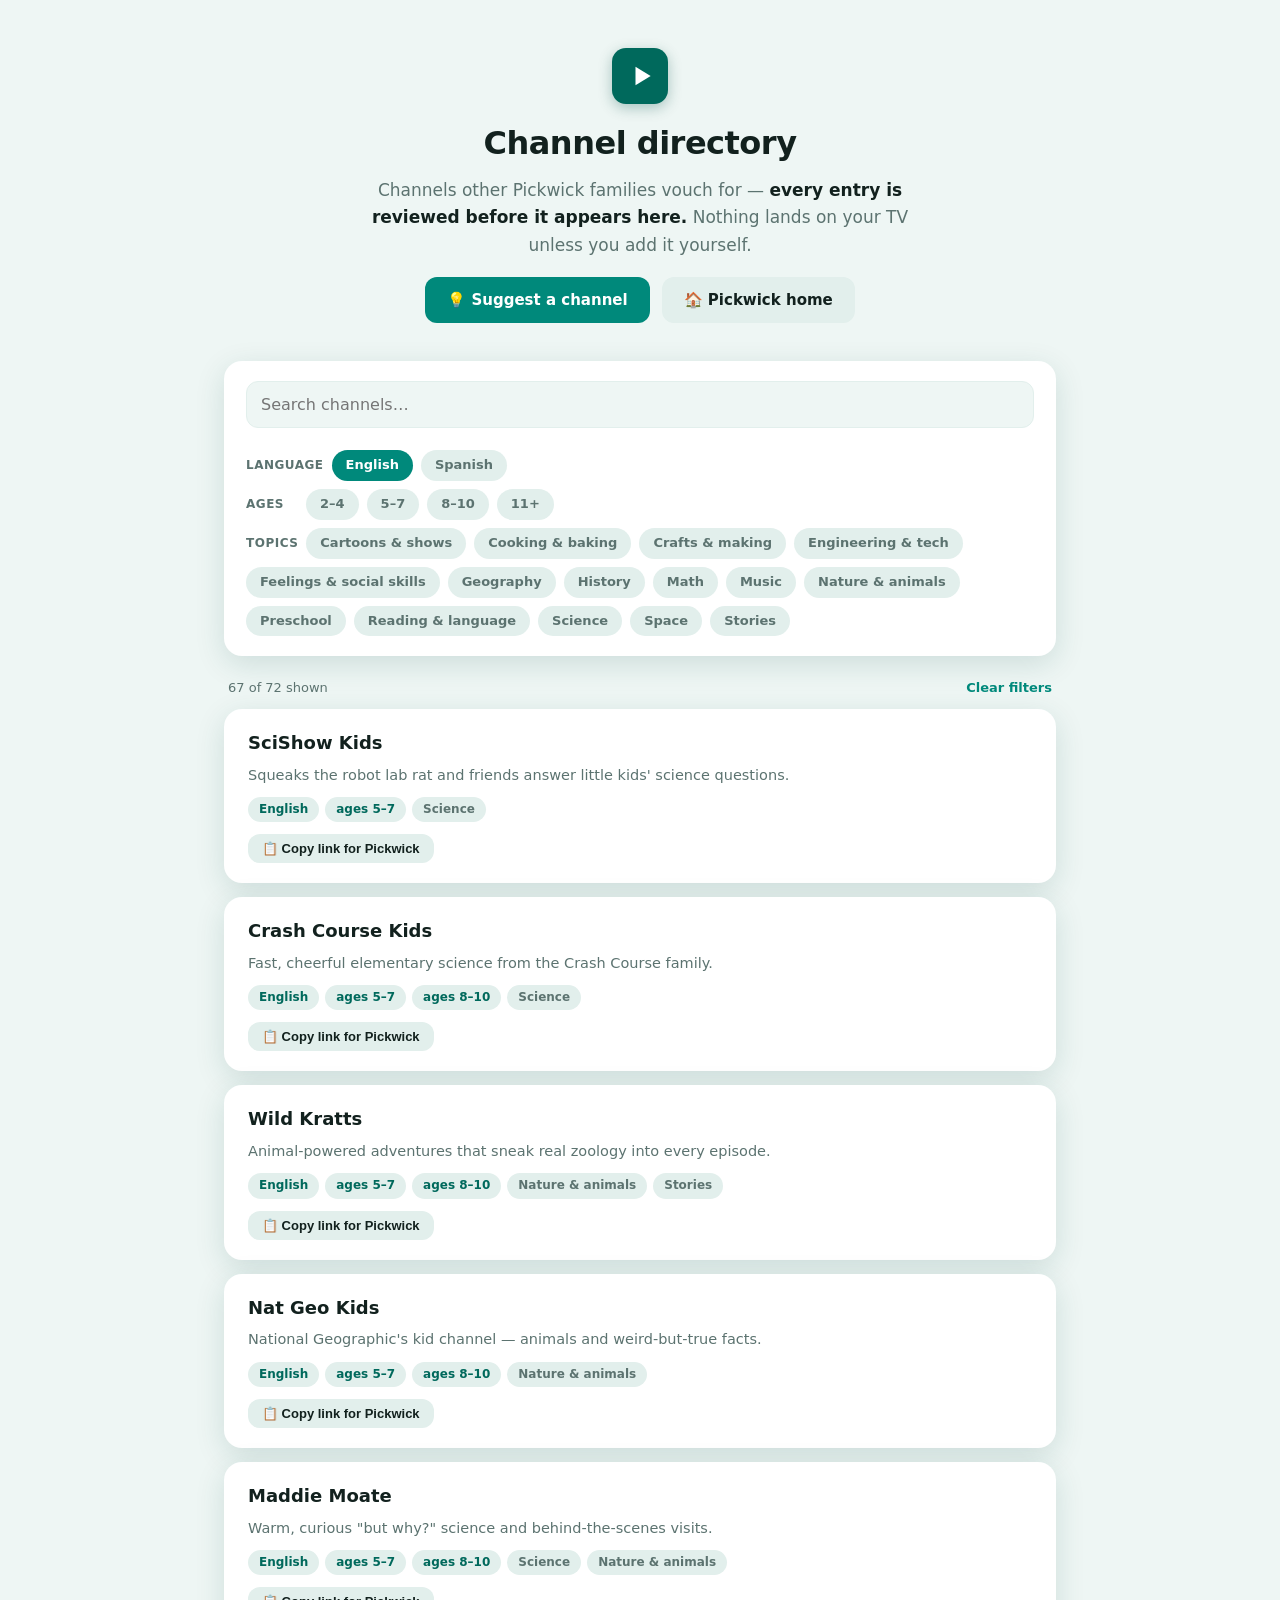
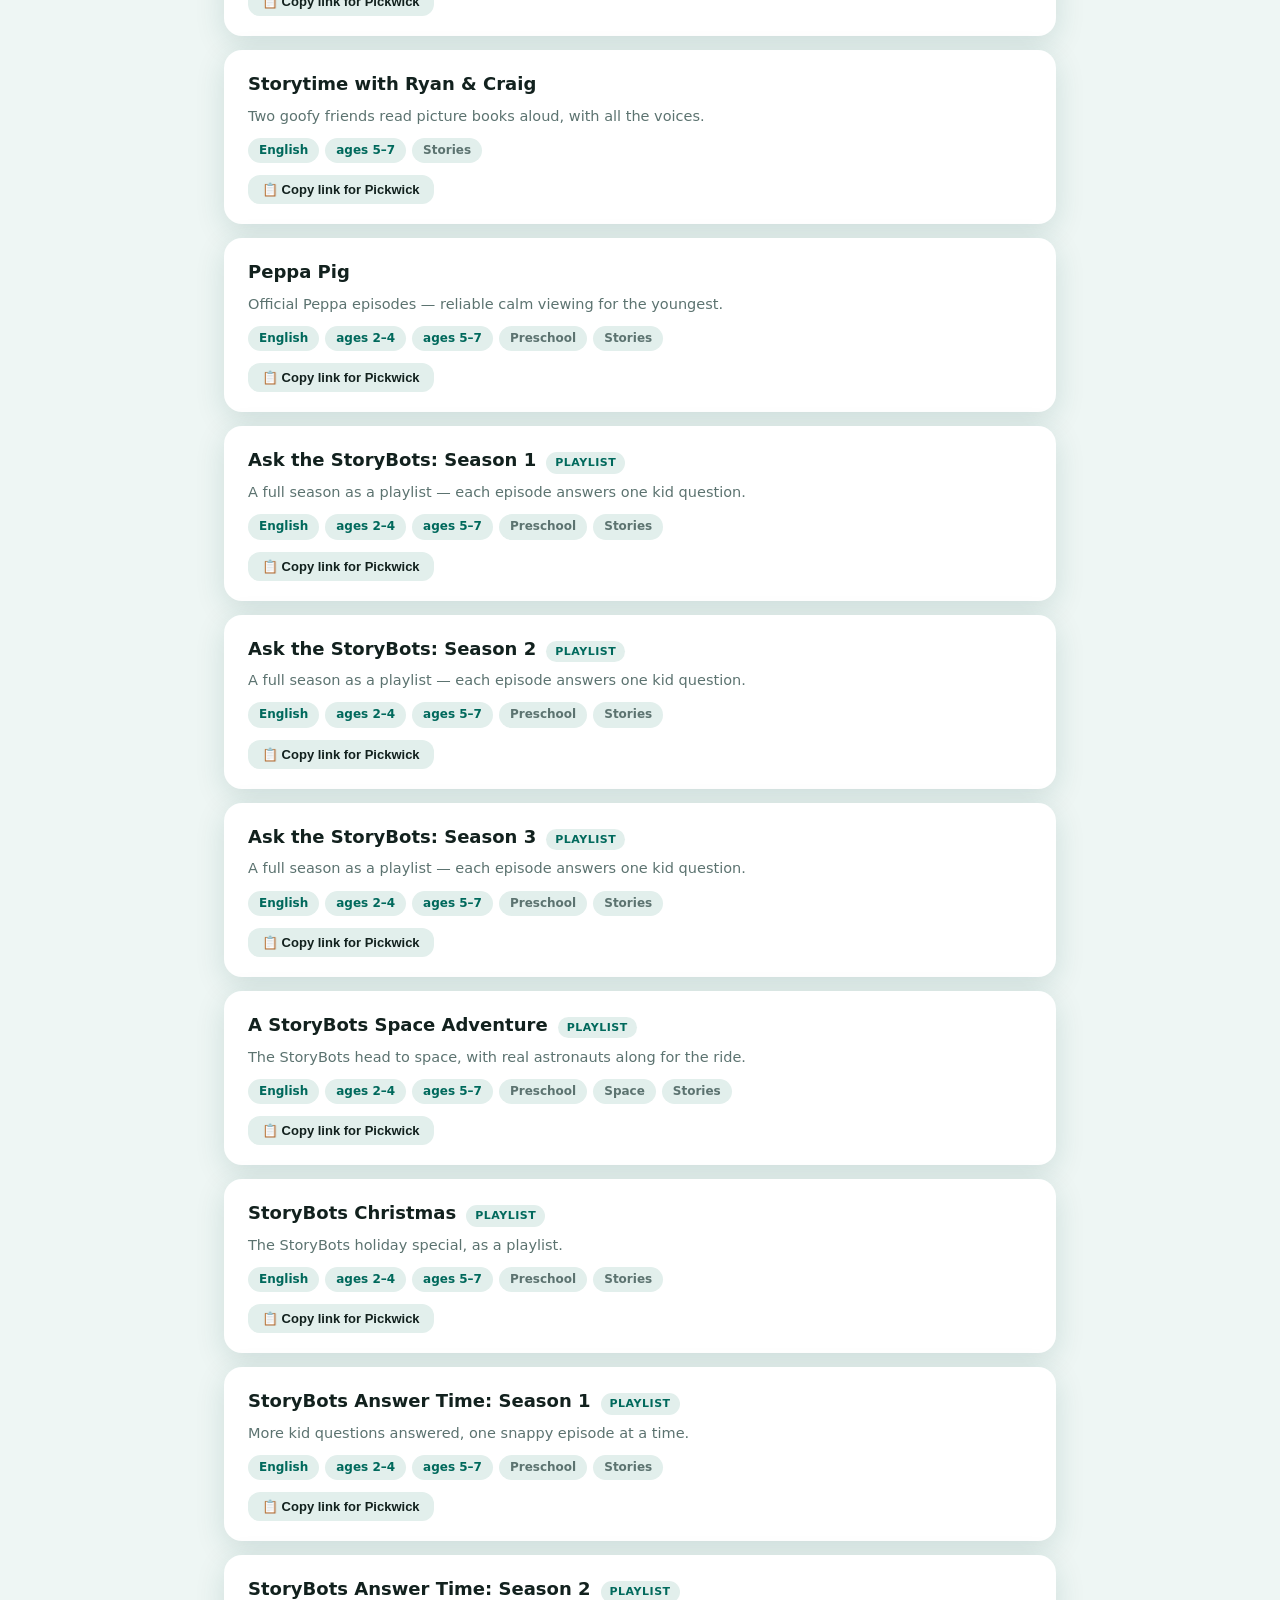
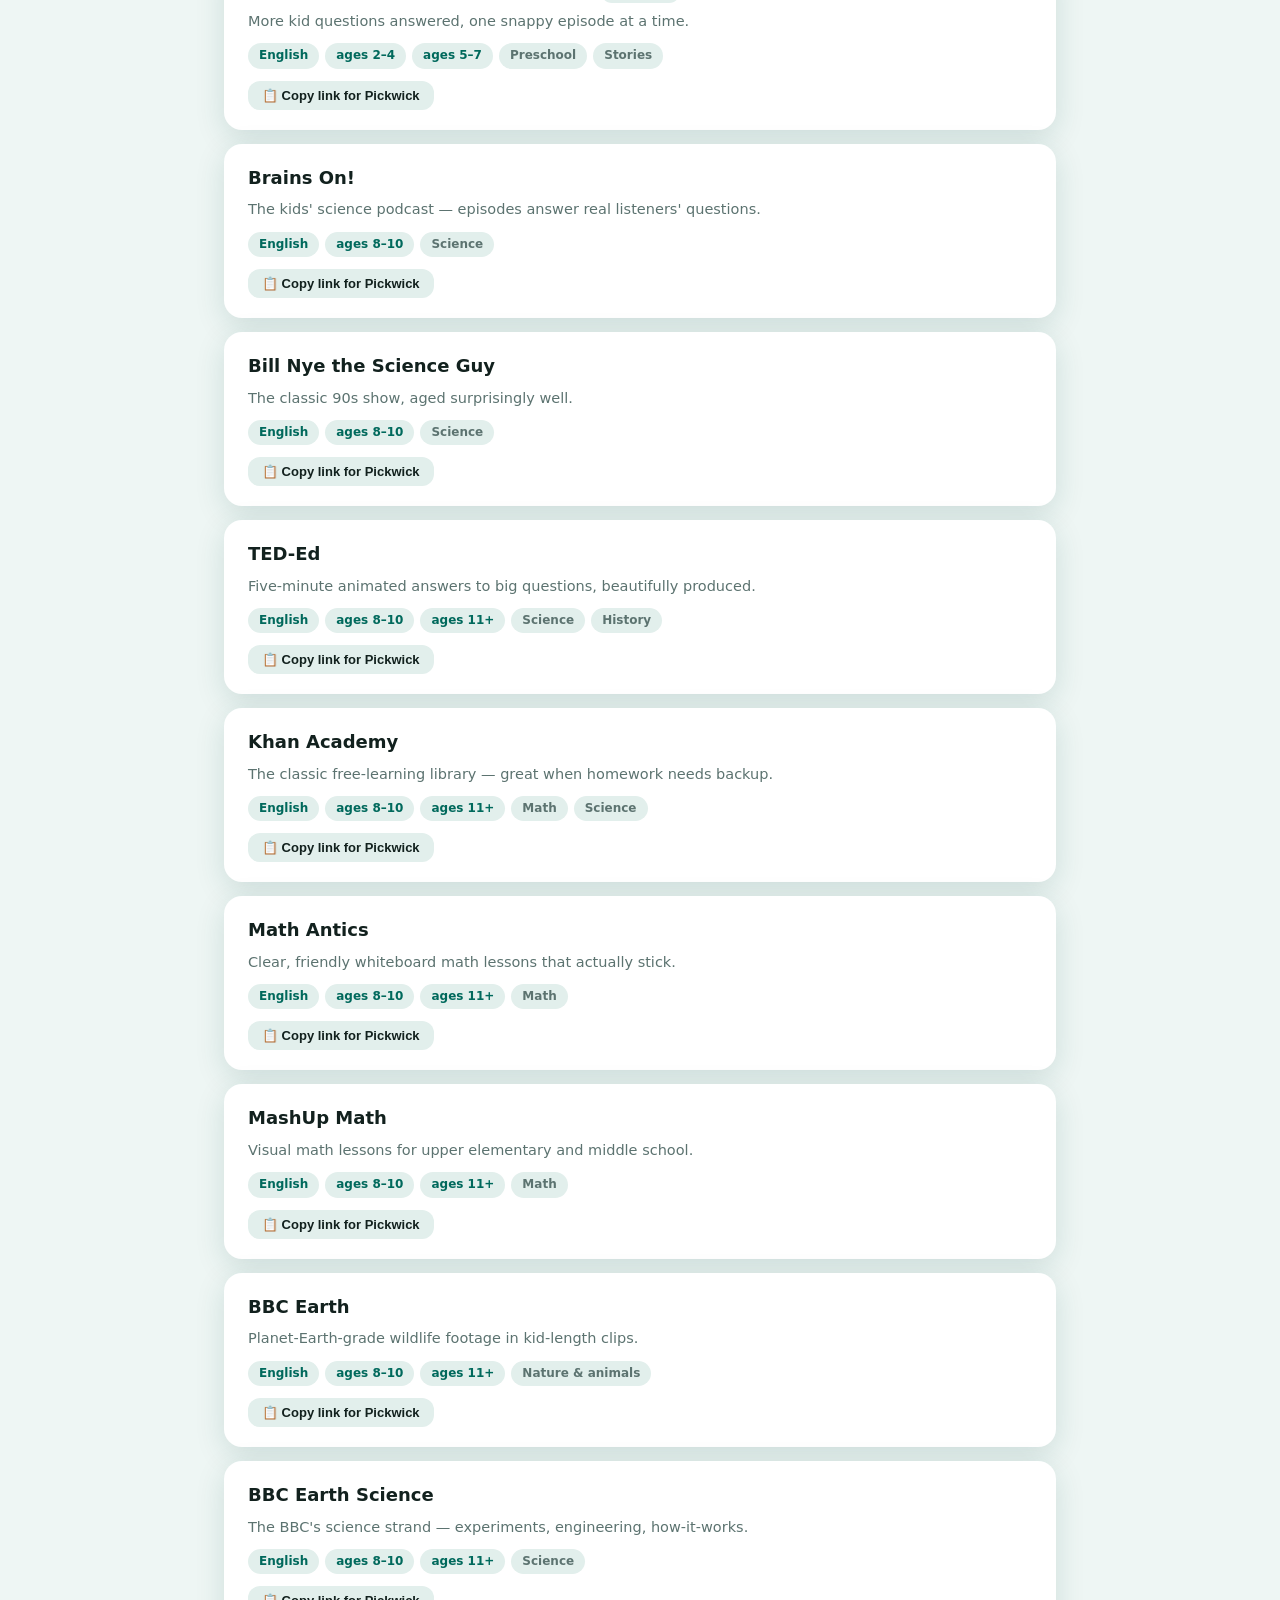
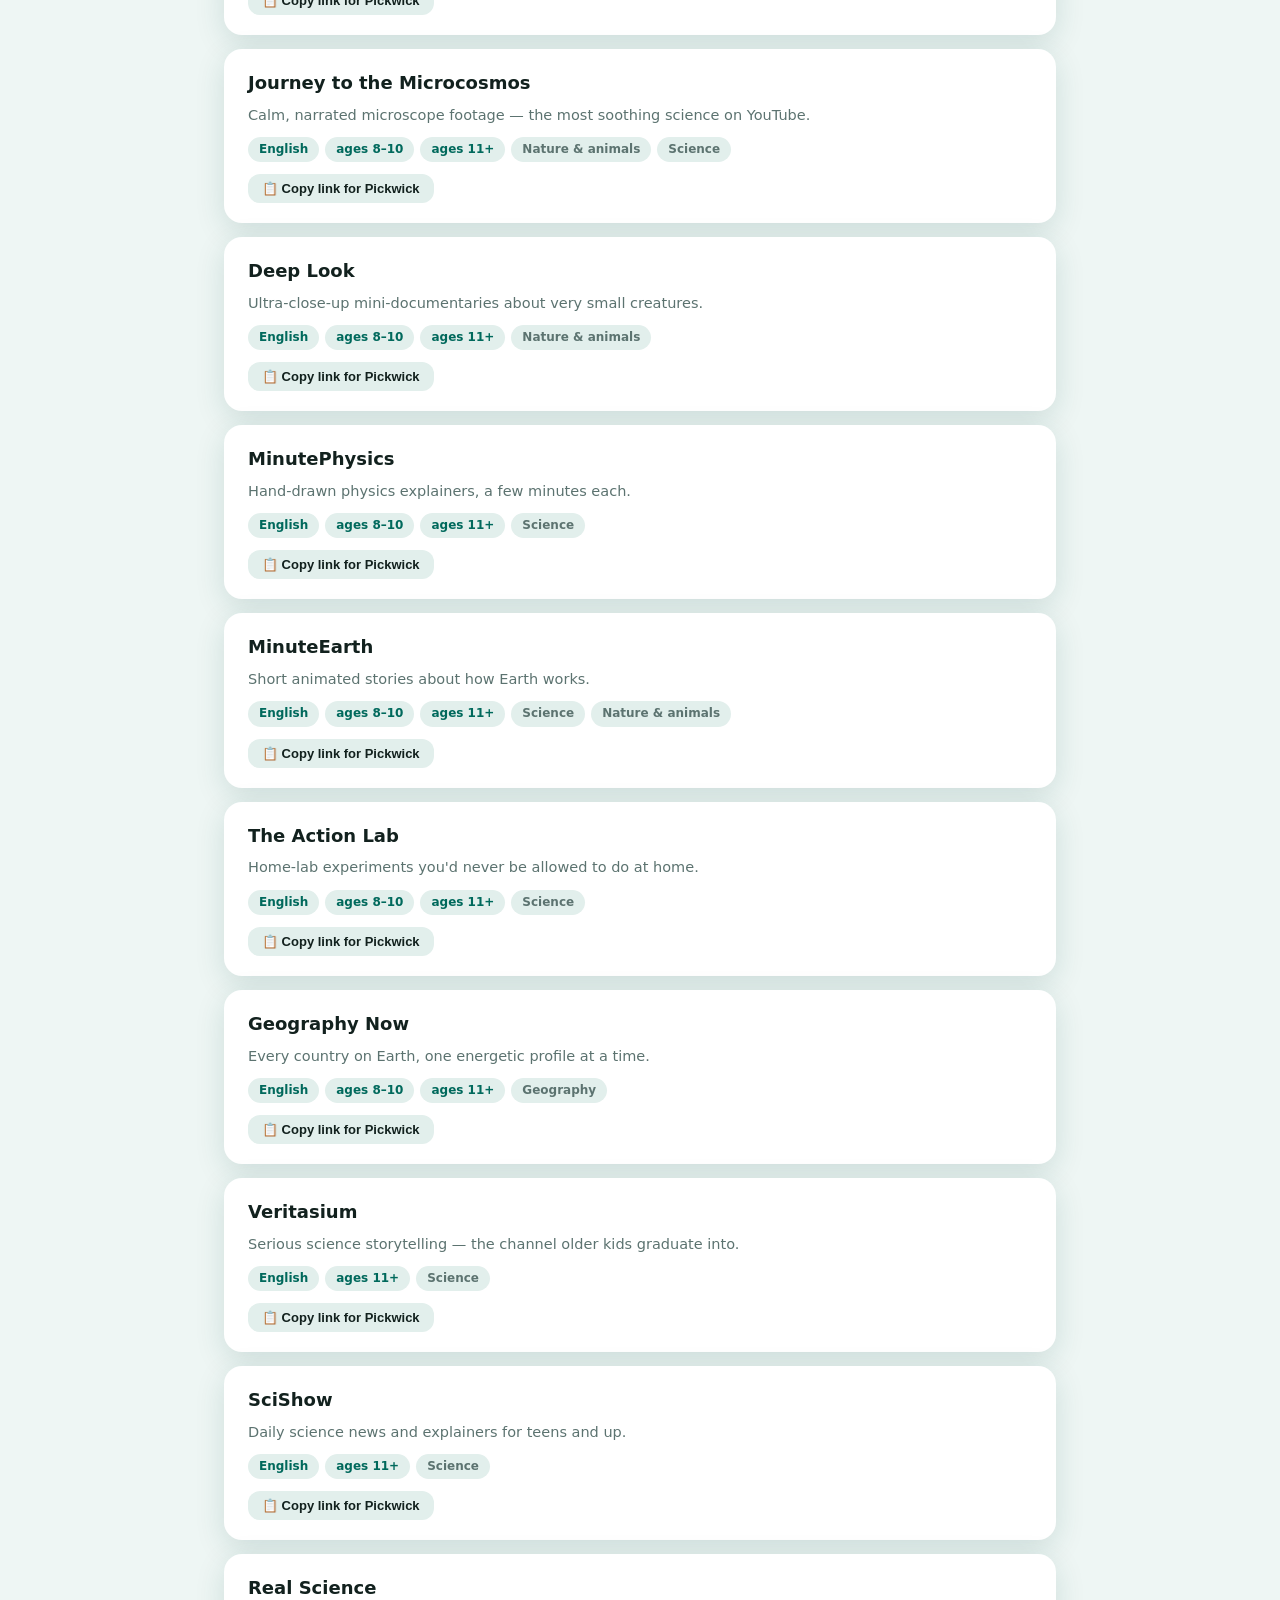
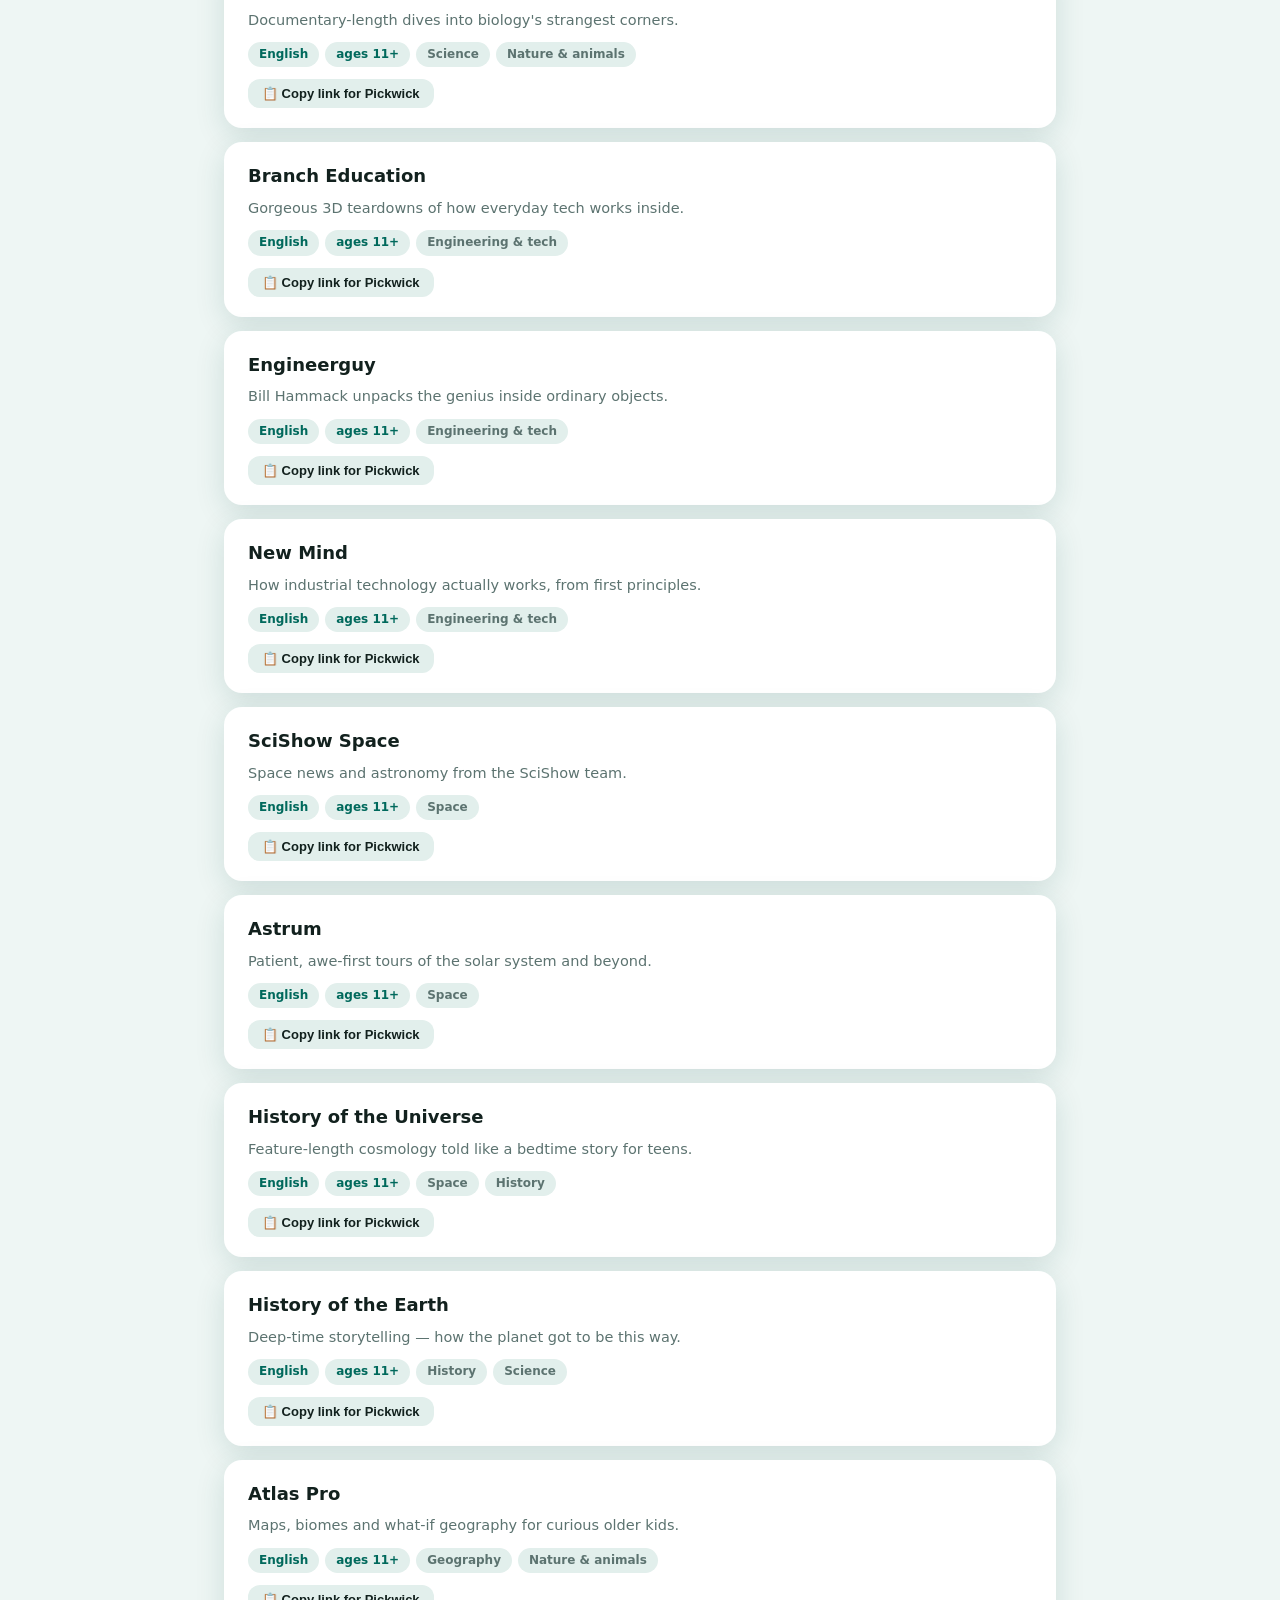
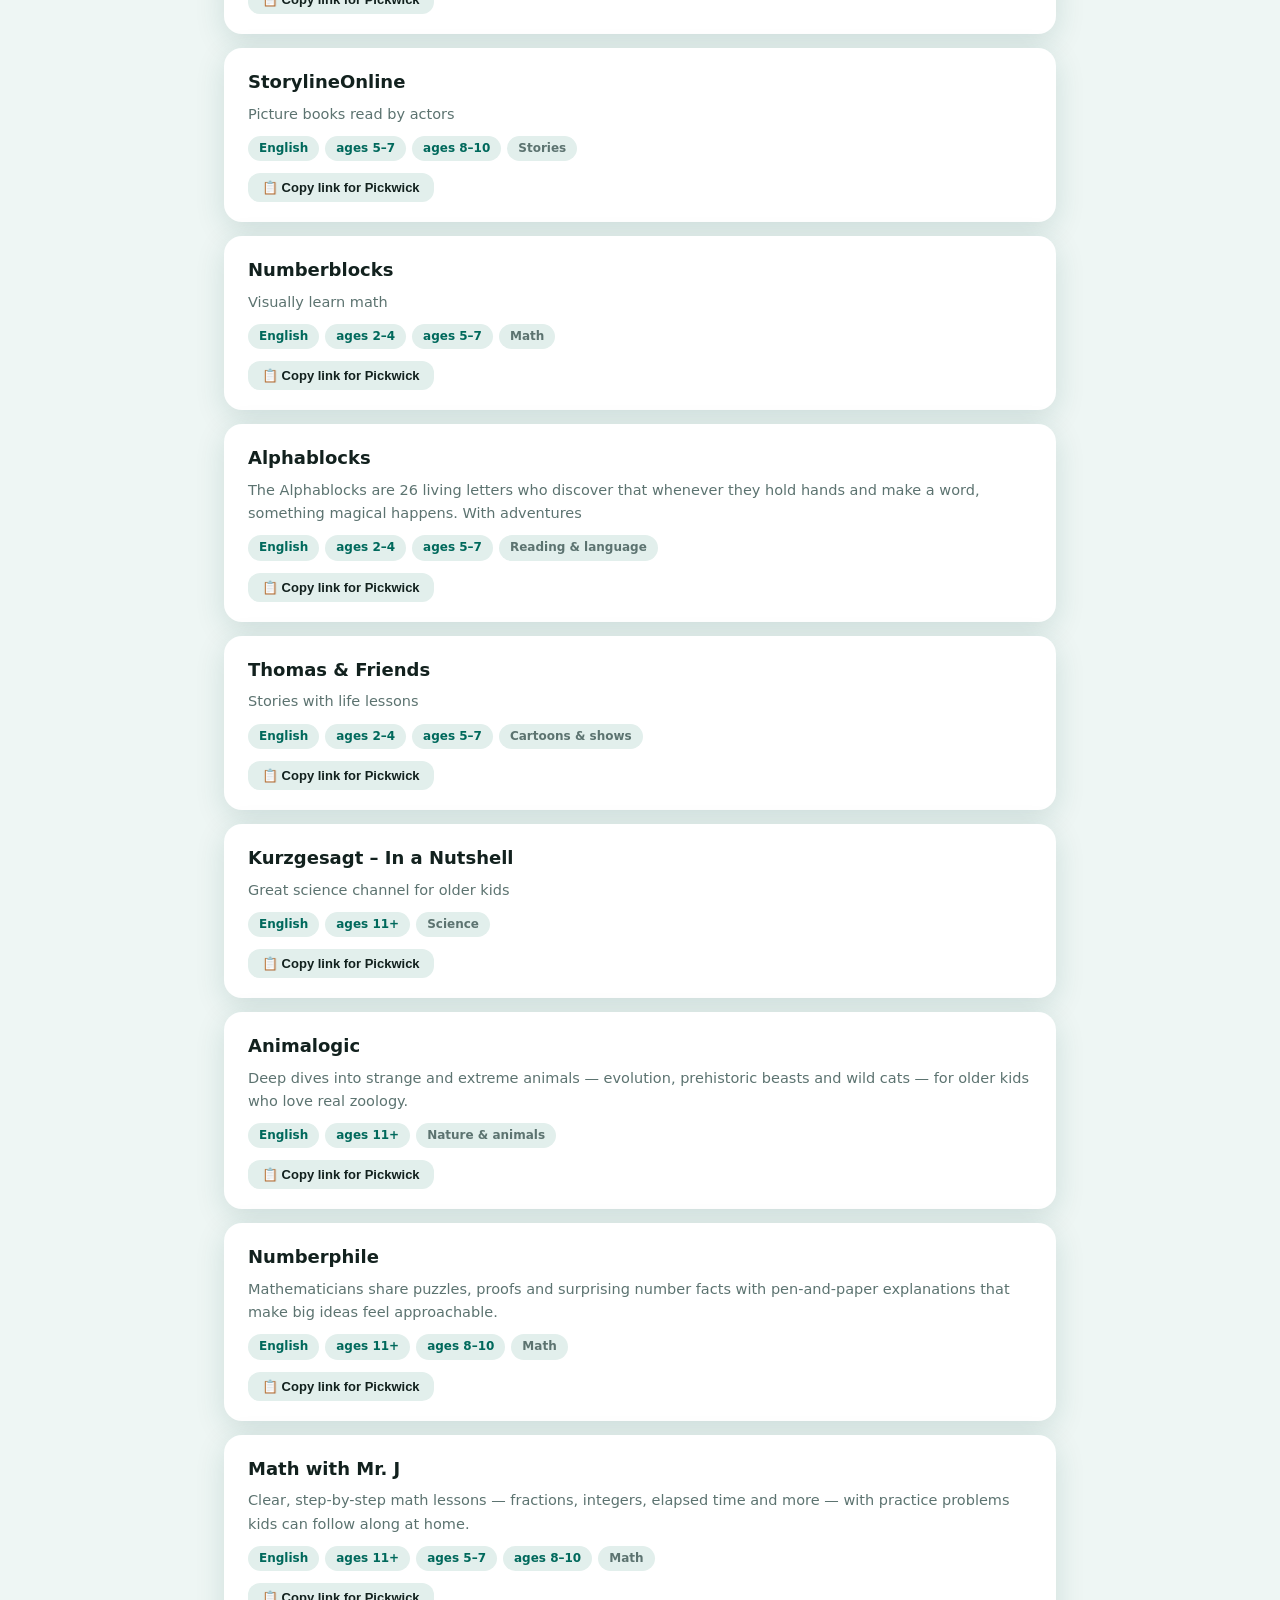
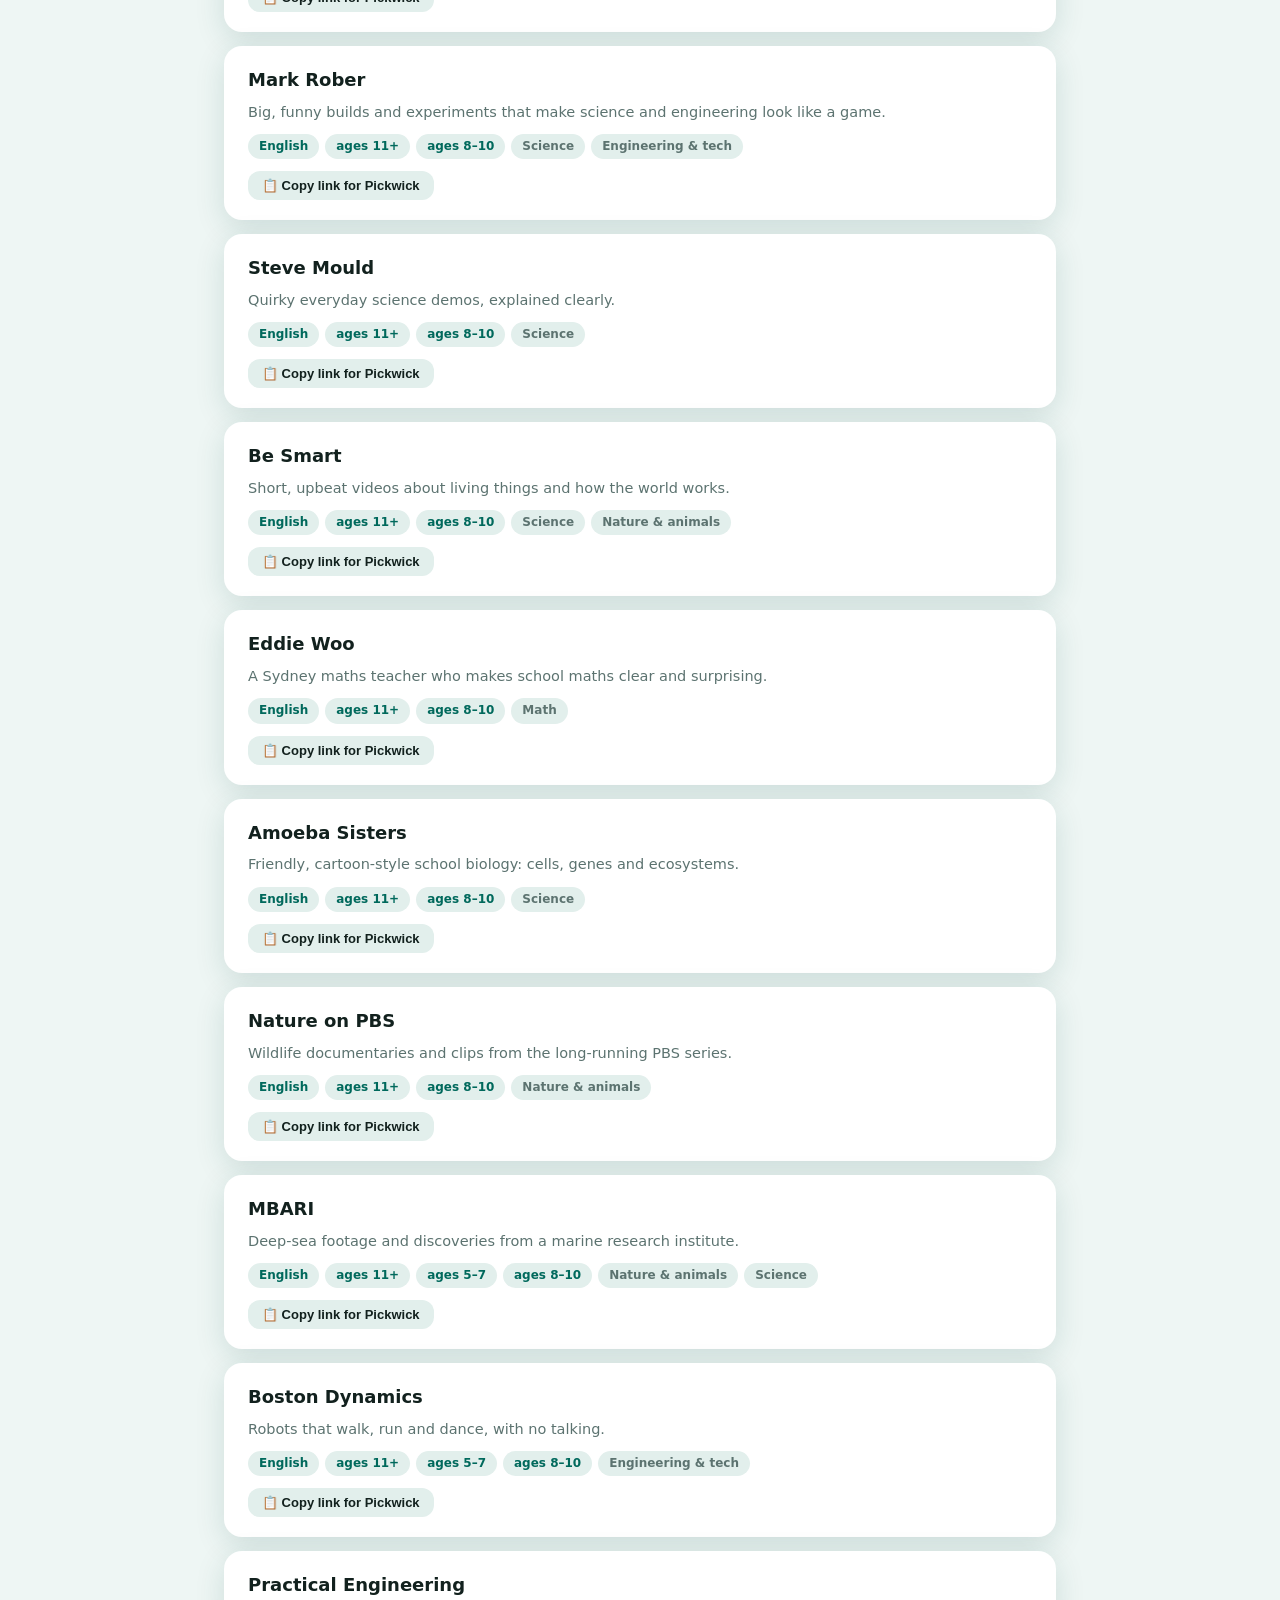
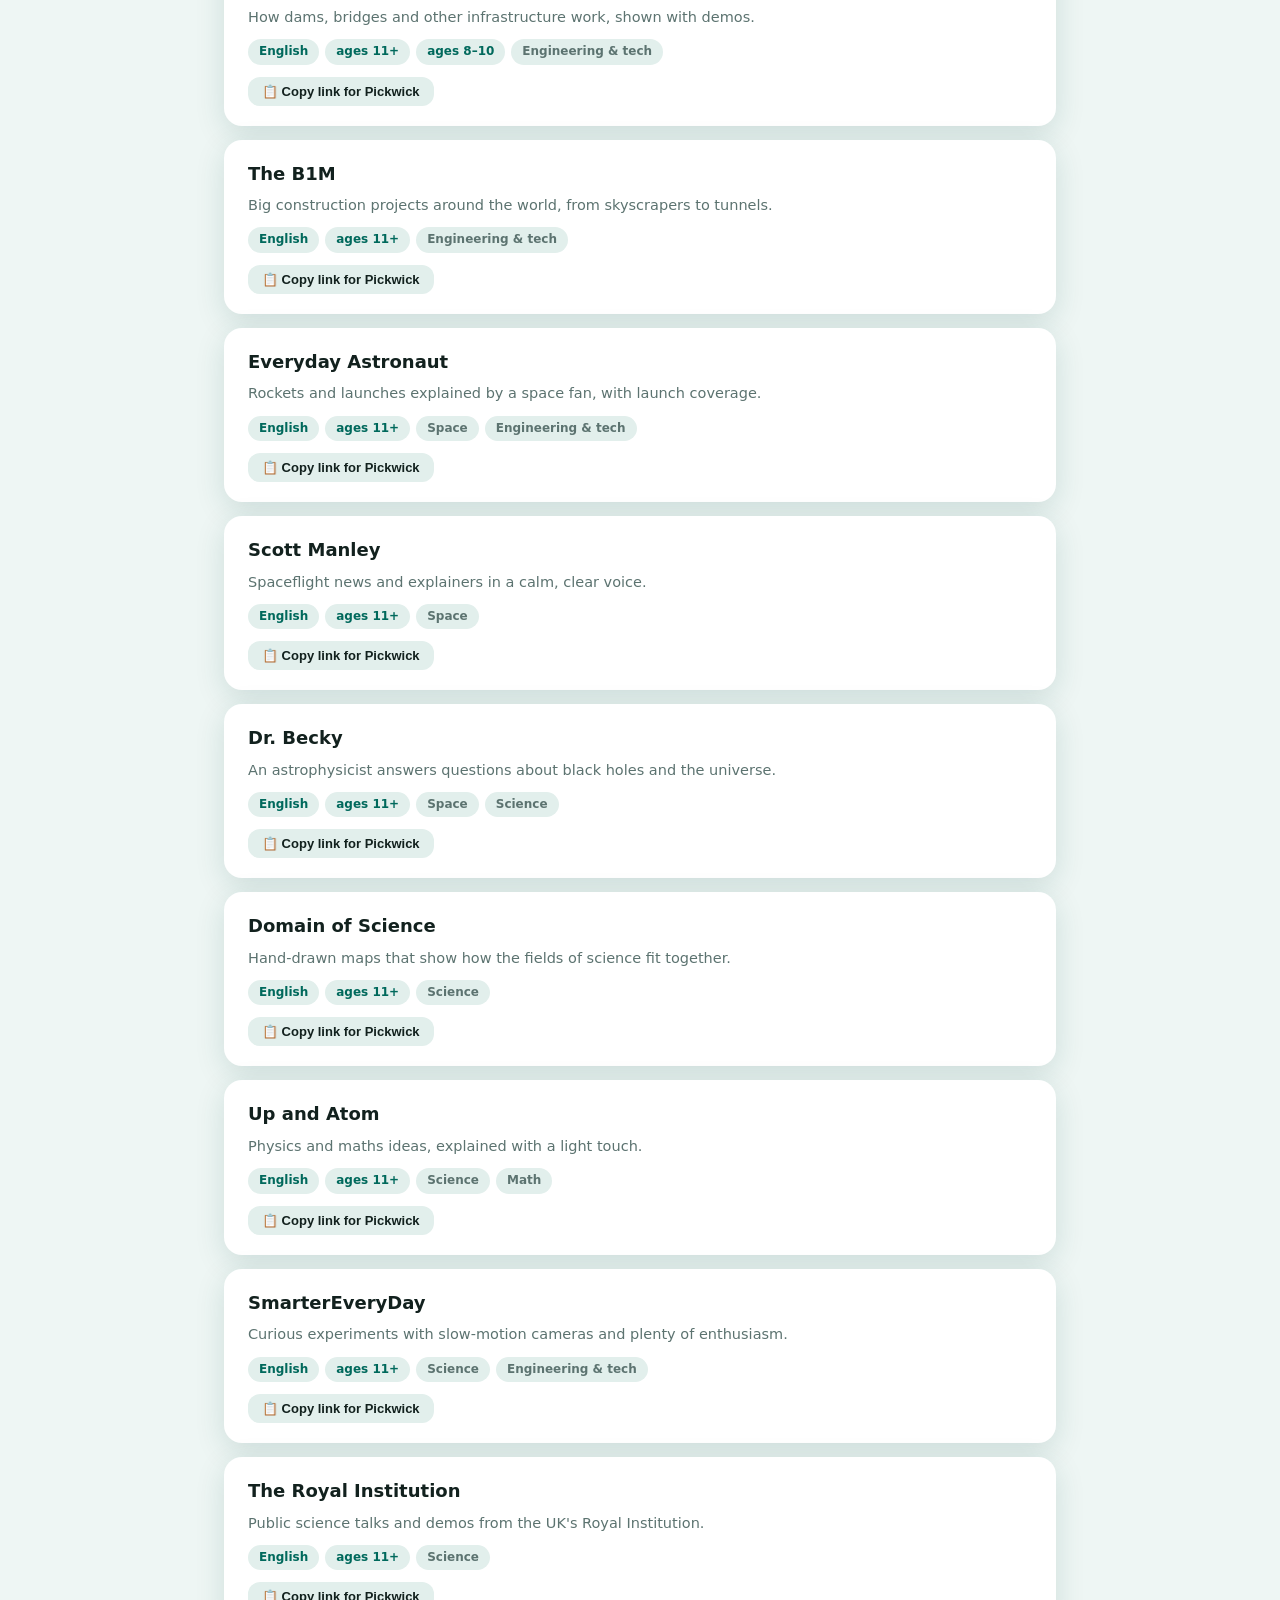
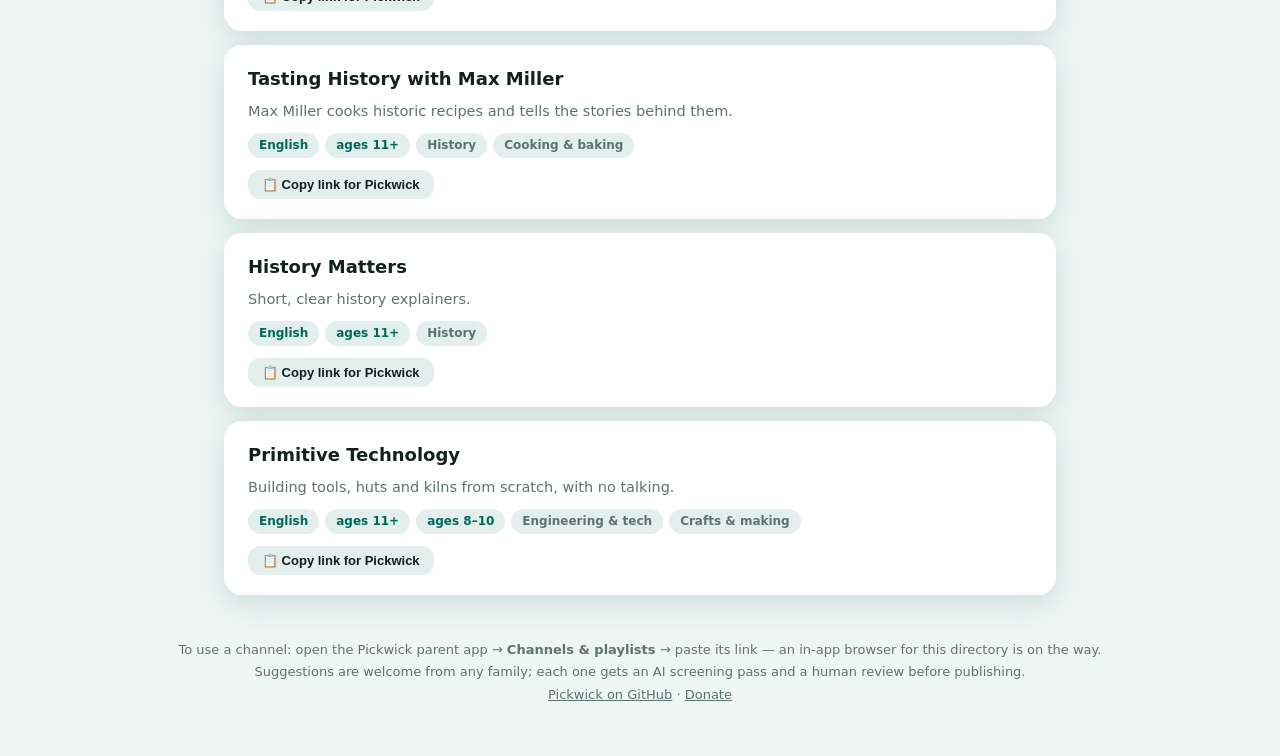
<file: site/directory.html>
<!DOCTYPE html>
<html lang="en">
<head>
<meta charset="utf-8">
<meta name="viewport" content="width=device-width, initial-scale=1">
<title>Channel directory — Pickwick</title>
<meta name="description" content="YouTube channels other Pickwick families vouch for — every entry reviewed before it appears. Filter by age and topic, then add them to your own whitelist.">
<style>
  :root {
    /* Pickwick brand teals — see app Theme.kt (#00695C logo, #4DB6AC primary) */
    --bg: #eef6f4;
    --card: #ffffff;
    --text: #12211e;
    --muted: #5c7370;
    --accent: #00897b;
    --accent-dark: #00695c;
    --link: #00695c;
    --accent-text: #ffffff;
    --pill-bg: #e2efec;
    --shadow: 0 8px 30px rgba(0, 80, 68, .14);
  }
  @media (prefers-color-scheme: dark) {
    :root {
      --bg: #0f1a18;
      --card: #1b2825;
      --text: #cce8e3;
      --muted: #8fa8a3;
      --accent: #4db6ac;
      --accent-dark: #26a69a;
      --link: #ffffff;
      --accent-text: #00352f;
      --pill-bg: #24342f;
      --shadow: 0 8px 30px rgba(0, 0, 0, .45);
    }
  }
  * { box-sizing: border-box; margin: 0; }
  /* One color in every state — the UA's purple :visited belongs to neither
     palette. :where() zeroes the specificity so this only ever paints prose
     links: a bare a:visited (0,1,1) would outrank .btn and footer a and
     repaint buttons and footers the moment they were visited. Author origin
     beats the UA sheet regardless of specificity, so the purple still loses. */
  :where(a, a:visited, a:active) { color: var(--link); }
  body {
    background: var(--bg);
    color: var(--text);
    font-family: system-ui, -apple-system, "Segoe UI", Roboto, sans-serif;
    line-height: 1.6;
  }
  .wrap { max-width: 880px; margin: 0 auto; padding: 0 24px; }

  header.wrap { text-align: center; padding: 48px 24px 28px; }
  .logo {
    width: 56px; height: 56px;
    margin: 0 auto 14px;
    border-radius: 14px;
    background: #00695c;
    display: flex;
    align-items: center;
    justify-content: center;
    box-shadow: 0 4px 14px rgba(0, 80, 68, .3);
  }
  .logo svg { width: 26px; height: 26px; margin-left: 3px; }
  h1 { font-size: 32px; letter-spacing: -.5px; }
  .tagline {
    font-size: 17px;
    color: var(--muted);
    max-width: 560px;
    margin: 8px auto 18px;
  }
  .tagline strong { color: var(--text); }

  .cta { display: flex; justify-content: center; gap: 12px; flex-wrap: wrap; }
  .btn {
    display: inline-block;
    text-decoration: none;
    font-weight: 700;
    font-size: 15px;
    padding: 11px 22px;
    border-radius: 12px;
    border: 0;
    cursor: pointer;
    transition: background .15s ease, transform .1s ease;
  }
  .btn:active { transform: scale(.97); }
  .btn-primary { background: var(--accent); color: var(--accent-text); }
  .btn-primary:hover { background: var(--accent-dark); }
  .btn-ghost { background: var(--pill-bg); color: var(--text); }
  .btn-ghost:hover { background: var(--accent); color: var(--accent-text); }

  .filters {
    background: var(--card);
    border-radius: 18px;
    box-shadow: var(--shadow);
    padding: 20px 22px;
    margin: 10px 0 22px;
  }
  .search {
    width: 100%;
    font: inherit;
    color: var(--text);
    background: var(--bg);
    border: 1.5px solid var(--pill-bg);
    border-radius: 12px;
    padding: 10px 14px;
    margin-bottom: 14px;
  }
  .search:focus { outline: none; border-color: var(--accent); }
  .chip-row { display: flex; flex-wrap: wrap; gap: 8px; align-items: center; margin-top: 8px; }
  .chip-row .lbl {
    font-size: 12px;
    font-weight: 700;
    text-transform: uppercase;
    letter-spacing: .5px;
    color: var(--muted);
    min-width: 52px;
  }
  .chip {
    font: inherit;
    font-size: 13px;
    font-weight: 600;
    color: var(--muted);
    background: var(--pill-bg);
    border: 0;
    border-radius: 999px;
    padding: 5px 14px;
    cursor: pointer;
    transition: background .12s ease, color .12s ease;
  }
  .chip:hover { color: var(--text); }
  .chip.on { background: var(--accent); color: var(--accent-text); }
  .meta-line {
    display: flex;
    justify-content: space-between;
    align-items: baseline;
    gap: 12px;
    color: var(--muted);
    font-size: 13px;
    margin: 0 4px 10px;
  }
  .meta-line button {
    font: inherit; font-size: 13px;
    background: none; border: 0; cursor: pointer;
    color: var(--accent); font-weight: 600; padding: 0;
  }

  .entry {
    background: var(--card);
    border-radius: 18px;
    box-shadow: var(--shadow);
    padding: 20px 24px;
    margin-bottom: 14px;
  }
  .entry .top { display: flex; align-items: baseline; gap: 10px; flex-wrap: wrap; }
  .entry h2 { font-size: 18px; }
  .entry h2 a { color: var(--text); text-decoration: none; }
  .entry h2 a:hover { color: var(--accent); }
  .kind {
    font-size: 11px; font-weight: 700;
    text-transform: uppercase; letter-spacing: .5px;
    color: var(--accent-dark);
    background: var(--pill-bg);
    border-radius: 999px;
    padding: 2px 9px;
  }
  @media (prefers-color-scheme: dark) { .kind { color: var(--accent); } }
  .entry .note { color: var(--muted); font-size: 14.5px; margin: 6px 0 10px; }
  .pills { display: flex; flex-wrap: wrap; gap: 6px; }
  .pill {
    font-size: 12px; font-weight: 600;
    background: var(--pill-bg); color: var(--muted);
    border-radius: 999px; padding: 3px 11px;
  }
  .pill.age { color: var(--accent-dark); }
  @media (prefers-color-scheme: dark) { .pill.age { color: var(--accent); } }
  .entry .actions { margin-top: 12px; display: flex; gap: 8px; flex-wrap: wrap; }
  .entry .actions .btn { font-size: 13px; padding: 7px 14px; }

  .status { text-align: center; color: var(--muted); padding: 40px 0; }

  footer {
    text-align: center;
    color: var(--muted);
    font-size: 13px;
    padding: 30px 24px 50px;
    line-height: 1.7;
  }
  footer a { color: var(--muted); }
</style>
</head>
<body>

<header class="wrap">
  <a href="./" style="text-decoration:none"><div class="logo" aria-hidden="true">
    <svg viewBox="0 0 24 24" fill="#ffffff"><path d="M6 3.5v17l14-8.5z"/></svg>
  </div></a>
  <h1>Channel directory</h1>
  <p class="tagline">
    Channels other Pickwick families vouch for —
    <strong>every entry is reviewed before it appears here.</strong>
    Nothing lands on your TV unless you add it yourself.
  </p>
  <div class="cta">
    <a class="btn btn-primary" href="suggest.html">💡 Suggest a channel</a>
    <a class="btn btn-ghost" href="./">🏠 Pickwick home</a>
  </div>
</header>

<main class="wrap">
  <div class="filters">
    <input class="search" id="search" type="search" placeholder="Search channels…" aria-label="Search channels">
    <div class="chip-row" id="langRow" hidden><span class="lbl">Language</span></div>
    <div class="chip-row" id="ageRow"><span class="lbl">Ages</span></div>
    <div class="chip-row" id="topicRow"><span class="lbl">Topics</span></div>
  </div>

  <div class="meta-line">
    <span id="count"></span>
    <button id="clear" hidden>Clear filters</button>
  </div>

  <div id="list"><p class="status">Loading the directory…</p></div>
</main>

<footer>
  To use a channel: open the Pickwick parent app → <strong>Channels &amp; playlists</strong> → paste its link —
  an in-app browser for this directory is on the way.<br>
  Suggestions are welcome from any family; each one gets an AI screening pass and a human review before publishing.<br>
  <a href="https://github.com/itcon-pty-au/pickwick">Pickwick on GitHub</a> · <a href="donate.html">Donate</a>
</footer>

<script>
(function () {
  var AGE_ORDER = ['2-4', '5-7', '8-10', '11+'];
  var state = { q: '', langs: new Set(), ages: new Set(), topics: new Set(), entries: [], multiLang: false };

  var $ = function (id) { return document.getElementById(id); };
  var pretty = function (age) { return age.replace('-', '–'); };

  function chip(label, set, key, onChange) {
    var b = document.createElement('button');
    b.className = 'chip';
    b.type = 'button';
    b.textContent = label;
    b.addEventListener('click', function () {
      set.has(key) ? set.delete(key) : set.add(key);
      b.classList.toggle('on');
      onChange();
    });
    return b;
  }

  function render() {
    var q = state.q.trim().toLowerCase();
    var shown = state.entries.filter(function (e) {
      if (state.langs.size && !state.langs.has(e.lang)) return false;
      if (state.ages.size && !e.ages.some(function (a) { return state.ages.has(a); })) return false;
      if (state.topics.size && !e.topics.some(function (t) { return state.topics.has(t); })) return false;
      if (q) {
        var hay = (e.name + ' ' + e.note + ' ' + e.topics.join(' ')).toLowerCase();
        if (hay.indexOf(q) === -1) return false;
      }
      return true;
    });

    $('count').textContent = shown.length === state.entries.length
      ? state.entries.length + ' channels & playlists'
      : shown.length + ' of ' + state.entries.length + ' shown';
    $('clear').hidden = !(state.langs.size || state.ages.size || state.topics.size || q);

    var list = $('list');
    list.textContent = '';
    if (!shown.length) {
      list.innerHTML = '<p class="status">Nothing matches those filters — try widening them, or ' +
        '<a href="suggest.html">suggest a channel</a> that should be here.</p>';
      return;
    }
    shown.forEach(function (e) {
      var card = document.createElement('div');
      card.className = 'entry';

      var top = document.createElement('div');
      top.className = 'top';
      var h = document.createElement('h2');
      var a = document.createElement('a');
      a.href = e.url; a.target = '_blank'; a.rel = 'noopener';
      a.textContent = e.name;
      h.appendChild(a);
      top.appendChild(h);
      if (e.kind === 'playlist') {
        var k = document.createElement('span');
        k.className = 'kind';
        k.textContent = 'playlist';
        top.appendChild(k);
      }
      card.appendChild(top);

      var note = document.createElement('p');
      note.className = 'note';
      note.textContent = e.note;
      card.appendChild(note);

      var pills = document.createElement('div');
      pills.className = 'pills';
      // Language pill only once there's more than one language to tell apart.
      if (state.multiLang && e.langName) {
        var lp = document.createElement('span');
        lp.className = 'pill age';
        lp.textContent = e.langName;
        pills.appendChild(lp);
      }
      e.ages.forEach(function (ag) {
        var p = document.createElement('span');
        p.className = 'pill age';
        p.textContent = 'ages ' + pretty(ag);
        pills.appendChild(p);
      });
      e.topics.forEach(function (t) {
        var p = document.createElement('span');
        p.className = 'pill';
        p.textContent = t;
        pills.appendChild(p);
      });
      card.appendChild(pills);

      var actions = document.createElement('div');
      actions.className = 'actions';
      var copy = document.createElement('button');
      copy.className = 'btn btn-ghost';
      copy.type = 'button';
      copy.textContent = '📋 Copy link for Pickwick';
      copy.addEventListener('click', function () {
        navigator.clipboard.writeText(e.url).then(function () {
          copy.textContent = '✓ Copied — paste it in the parent app';
          setTimeout(function () { copy.textContent = '📋 Copy link for Pickwick'; }, 2200);
        });
      });
      actions.appendChild(copy);
      card.appendChild(actions);

      list.appendChild(card);
    });
  }

  function buildFilters() {
    // Language row only appears once a second language is published; until
    // then a lone "English" chip would just be noise. When it does appear,
    // pre-select the visitor's own browser language if we publish it —
    // one tap on the chip widens back to everything.
    var langs = [], seenLang = {};
    state.entries.forEach(function (e) {
      if (e.lang && !seenLang[e.lang]) { seenLang[e.lang] = true; langs.push({ code: e.lang, name: e.langName || e.lang }); }
    });
    state.multiLang = langs.length > 1;
    if (state.multiLang) {
      langs.sort(function (a, b) { return a.name.localeCompare(b.name); });
      var mine = (navigator.language || '').slice(0, 2).toLowerCase();
      langs.forEach(function (l) {
        var c = chip(l.name, state.langs, l.code, render);
        if (l.code === mine) { state.langs.add(l.code); c.classList.add('on'); }
        $('langRow').appendChild(c);
      });
      $('langRow').hidden = false;
    }

    var ages = [], topics = [];
    state.entries.forEach(function (e) {
      e.ages.forEach(function (a) { if (ages.indexOf(a) === -1) ages.push(a); });
      e.topics.forEach(function (t) { if (topics.indexOf(t) === -1) topics.push(t); });
    });
    ages.sort(function (a, b) {
      var ia = AGE_ORDER.indexOf(a), ib = AGE_ORDER.indexOf(b);
      return (ia === -1 ? 99 : ia) - (ib === -1 ? 99 : ib);
    });
    topics.sort();
    ages.forEach(function (a) { $('ageRow').appendChild(chip(pretty(a), state.ages, a, render)); });
    topics.forEach(function (t) { $('topicRow').appendChild(chip(t, state.topics, t, render)); });
  }

  $('search').addEventListener('input', function (e) { state.q = e.target.value; render(); });
  $('clear').addEventListener('click', function () {
    state.q = ''; $('search').value = '';
    state.langs.clear(); state.ages.clear(); state.topics.clear();
    document.querySelectorAll('.chip.on').forEach(function (c) { c.classList.remove('on'); });
    render();
  });

  // Read the directory straight from the repo via GitHub's raw CDN rather than
  // this deployed copy, so a merged channel suggestion shows up within ~5 min
  // (raw's cache) with no Pages rebuild — deploy-pages.yml skips
  // site/directory/** for exactly this reason. Falls back to the bundled copy
  // per file. index.json lists the language files, so shipping a new language
  // needs no change here — same walk the app's Directory.fetch() does.
  var LIVE_BASE = 'https://raw.githubusercontent.com/itcon-pty-au/pickwick/main/site/directory/';
  function loadJson(file) {
    return fetch(LIVE_BASE + file)
      .then(function (r) { if (!r.ok) throw new Error(r.status); return r.json(); })
      .catch(function () { return fetch('directory/' + file).then(function (r) { if (!r.ok) throw new Error(r.status); return r.json(); }); });
  }
  loadJson('index.json')
    .then(function (index) {
      var langs = (index.languages || []).filter(function (l) { return l && l.file; });
      if (!langs.length) throw new Error('empty index');
      // One unreachable language file shouldn't blank the whole page. Each
      // entry is tagged with its language so the filter row can tell them apart.
      return Promise.all(langs.map(function (l) {
        return loadJson(l.file)
          .then(function (d) {
            return (d.entries || []).map(function (e) {
              e.lang = l.code; e.langName = l.name;
              return e;
            });
          })
          .catch(function () { return []; });
      }));
    })
    .then(function (lists) {
      state.entries = Array.prototype.concat.apply([], lists);
      if (!state.entries.length) throw new Error('no entries');
      buildFilters();
      render();
    })
    .catch(function () {
      $('list').innerHTML = '<p class="status">Couldn’t load the directory — please try again in a minute.</p>';
    });
})();
</script>

</body>
</html>
</file>
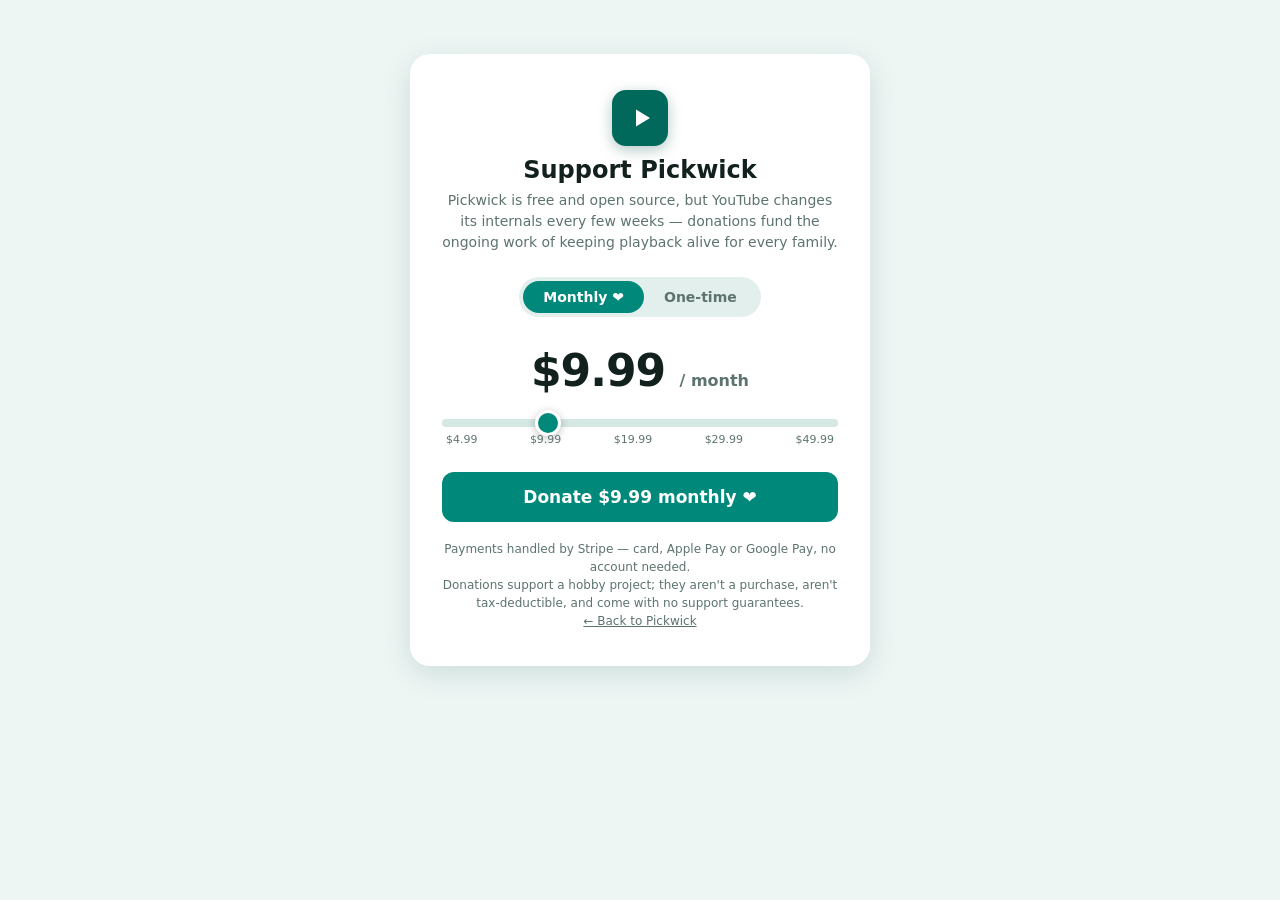
<file: site/donate.html>
<!DOCTYPE html>
<html lang="en">
<head>
<meta charset="utf-8">
<meta name="viewport" content="width=device-width, initial-scale=1">
<title>Support Pickwick 🏮</title>
<style>
  :root {
    /* Pickwick brand teals — see app Theme.kt (#00695C logo, #4DB6AC primary) */
    --bg: #eef6f4;
    --card: #ffffff;
    --text: #12211e;
    --muted: #5c7370;
    --accent: #00897b;
    --accent-dark: #00695c;
    --link: #00695c;
    --accent-text: #ffffff;
    --track: #d5e8e4;
    --pill-bg: #e2efec;
    --thumb-ring: #ffffff;
    --shadow: 0 8px 30px rgba(0, 80, 68, .14);
  }
  @media (prefers-color-scheme: dark) {
    :root {
      --bg: #0f1a18;
      --card: #1b2825;
      --text: #cce8e3;
      --muted: #8fa8a3;
      --accent: #4db6ac;
      --accent-dark: #26a69a;
      --link: #ffffff;
      --accent-text: #00352f;
      --track: #2c3f3b;
      --pill-bg: #24342f;
      --thumb-ring: #1b2825;
      --shadow: 0 8px 30px rgba(0, 0, 0, .45);
    }
  }
  * { box-sizing: border-box; margin: 0; }
  /* One color in every state — the UA's purple :visited belongs to neither
     palette. :where() zeroes the specificity so this only ever paints prose
     links: a bare a:visited (0,1,1) would outrank .fine a and repaint the
     fine print the moment it was visited. Author origin beats the UA sheet
     regardless of specificity, so the purple still loses. */
  :where(a, a:visited, a:active) { color: var(--link); }
  body {
    background: var(--bg);
    color: var(--text);
    font-family: system-ui, -apple-system, "Segoe UI", Roboto, sans-serif;
    min-height: 100vh;
    display: flex;
    align-items: flex-start;
    justify-content: center;
    /* Top-anchored: dead-center on tall screens reads as a big empty gap
       above the card. */
    padding: max(24px, 6vh) 24px 24px;
  }
  .card {
    background: var(--card);
    border-radius: 20px;
    box-shadow: var(--shadow);
    padding: 36px 32px;
    max-width: 460px;
    width: 100%;
    text-align: center;
  }
  .logo {
    width: 56px; height: 56px;
    margin: 0 auto;
    border-radius: 14px;
    background: #00695c;
    display: flex;
    align-items: center;
    justify-content: center;
    box-shadow: 0 4px 14px rgba(0, 80, 68, .3);
  }
  .logo svg { width: 24px; height: 24px; margin-left: 3px; }
  h1 { font-size: 24px; margin: 10px 0 6px; }
  .sub { color: var(--muted); font-size: 14px; line-height: 1.5; margin-bottom: 24px; }

  .toggle {
    display: inline-flex;
    background: var(--pill-bg);
    border-radius: 999px;
    padding: 4px;
    margin-bottom: 28px;
  }
  .toggle button {
    border: 0;
    background: transparent;
    color: var(--muted);
    font: inherit;
    font-weight: 600;
    font-size: 14px;
    padding: 8px 20px;
    border-radius: 999px;
    cursor: pointer;
    transition: all .15s ease;
  }
  .toggle button.active {
    background: var(--accent);
    color: var(--accent-text);
  }

  .amount {
    font-size: 44px;
    font-weight: 800;
    letter-spacing: -1px;
    min-height: 56px;
  }
  .amount .per { font-size: 16px; font-weight: 600; color: var(--muted); letter-spacing: 0; }
  .amount.custom-label { font-size: 28px; line-height: 56px; }

  input[type="range"] {
    width: 100%;
    margin: 18px 0 6px;
    appearance: none;
    -webkit-appearance: none;
    height: 8px;
    border-radius: 4px;
    background: var(--track);
    outline: none;
  }
  input[type="range"]::-webkit-slider-thumb {
    -webkit-appearance: none;
    appearance: none;
    width: 26px; height: 26px;
    border-radius: 50%;
    background: var(--accent);
    border: 3px solid var(--thumb-ring);
    box-shadow: 0 2px 8px rgba(0,0,0,.25);
    cursor: pointer;
  }
  input[type="range"]::-moz-range-thumb {
    width: 22px; height: 22px;
    border-radius: 50%;
    background: var(--accent);
    border: 3px solid var(--thumb-ring);
    box-shadow: 0 2px 8px rgba(0,0,0,.25);
    cursor: pointer;
  }
  .ticks {
    display: flex;
    justify-content: space-between;
    font-size: 11px;
    color: var(--muted);
    margin-bottom: 26px;
    padding: 0 4px;
  }

  .donate-btn {
    display: block;
    width: 100%;
    border: 0;
    background: var(--accent);
    color: var(--accent-text);
    font: inherit;
    font-size: 17px;
    font-weight: 700;
    padding: 15px;
    border-radius: 12px;
    cursor: pointer;
    transition: background .15s ease, transform .1s ease;
  }
  .donate-btn:hover { background: var(--accent-dark); }
  .donate-btn:active { transform: scale(.98); }

  .fine {
    margin-top: 18px;
    font-size: 12px;
    color: var(--muted);
    line-height: 1.5;
  }
  .fine a { color: var(--muted); }
</style>
</head>
<body>
<div class="card">
  <div class="logo" aria-hidden="true">
    <svg viewBox="0 0 24 24" fill="#ffffff"><path d="M6 3.5v17l14-8.5z"/></svg>
  </div>
  <h1>Support Pickwick</h1>
  <p class="sub">
    Pickwick is free and open source, but YouTube changes its internals every few
    weeks — donations fund the ongoing work of keeping playback alive for every family.
  </p>

  <div class="toggle" role="tablist">
    <button id="btn-monthly" class="active" onclick="setMode('monthly')">Monthly ❤️</button>
    <button id="btn-once" onclick="setMode('once')">One-time</button>
  </div>

  <div class="amount" id="amount-display"></div>

  <input type="range" id="slider" min="0" max="4" step="1" value="1"
         oninput="render()" aria-label="Donation amount">
  <div class="ticks" id="ticks"></div>

  <button class="donate-btn" id="donate" onclick="donate()"></button>

  <p class="fine">
    Payments handled by Stripe — card, Apple&nbsp;Pay or Google&nbsp;Pay, no account needed.<br>
    Donations support a hobby project; they aren't a purchase, aren't tax-deductible,
    and come with no support guarantees.<br>
    <a href="./">← Back to Pickwick</a>
  </p>
</div>

<script>
  // ── Stripe payment links ─────────────────────────────────────────────
  // Paste the URL for each link. One-time fixed amounts are optional:
  // any amount left null falls back to ONE_TIME_CUSTOM (the donor
  // confirms the amount on Stripe's page).
  const MONTHLY = {
    "4.99":  "https://buy.stripe.com/fZu7sNa986MC6YQeSybjW00",
    "9.99":  "https://buy.stripe.com/3cI6oJ5SSef4ab26m2bjW01",
    "19.99": "https://buy.stripe.com/9B6eVf3KK9YO6YQcKqbjW02",
    "29.99": "https://buy.stripe.com/4gMdRb6WW6MC2IA11IbjW03",
    "49.99": "https://buy.stripe.com/6oU3cx8109YO2IA6m2bjW04",
  };
  const ONE_TIME_CUSTOM = "https://buy.stripe.com/3cI7sNepo1si3MEh0GbjW05";
  const ONE_TIME = {
    "4.99":  "https://buy.stripe.com/9B68wRgxwfj86YQ9yebjW06",
    "9.99":  "https://buy.stripe.com/3cI00l2GG0oebf6aCibjW07",
    "19.99": "https://buy.stripe.com/28E8wRbdc4Euab2aCibjW08",
    "29.99": "https://buy.stripe.com/00wbJ3dlkdb0bf6h0GbjW09",
    "49.99": "https://buy.stripe.com/3cIfZj0yy9YO82UfWCbjW0a",
  };
  // ─────────────────────────────────────────────────────────────────────

  const AMOUNTS = ["4.99", "9.99", "19.99", "29.99", "49.99"];
  let mode = "monthly";

  const slider  = document.getElementById("slider");
  const display = document.getElementById("amount-display");
  const button  = document.getElementById("donate");
  const ticks   = document.getElementById("ticks");

  function setMode(m) {
    mode = m;
    document.getElementById("btn-monthly").classList.toggle("active", m === "monthly");
    document.getElementById("btn-once").classList.toggle("active", m === "once");
    // one-time gets an extra "custom" stop at the end
    slider.max = m === "once" ? 5 : 4;
    if (+slider.value > +slider.max) slider.value = slider.max;
    render();
  }

  function isCustom() { return mode === "once" && +slider.value === 5; }

  function render() {
    const labels = AMOUNTS.map(a => "$" + a).concat(mode === "once" ? ["Custom"] : []);
    ticks.innerHTML = labels.map(l => "<span>" + l + "</span>").join("");

    if (isCustom()) {
      display.textContent = "You choose the amount";
      display.classList.add("custom-label");
      button.textContent = "Donate — pick amount on next page";
    } else {
      const amt = AMOUNTS[+slider.value];
      display.classList.remove("custom-label");
      display.innerHTML = "$" + amt + (mode === "monthly" ? ' <span class="per">/ month</span>' : "");
      button.textContent = mode === "monthly"
        ? "Donate $" + amt + " monthly ❤️"
        : "Donate $" + amt;
    }
  }

  function donate() {
    let url;
    if (mode === "monthly") {
      url = MONTHLY[AMOUNTS[+slider.value]];
    } else if (isCustom()) {
      url = ONE_TIME_CUSTOM;
    } else {
      url = ONE_TIME[AMOUNTS[+slider.value]] || ONE_TIME_CUSTOM;
    }
    if (!url || url.startsWith("REPLACE")) {
      alert("This donation link isn't configured yet — please use the GitHub page instead.");
      return;
    }
    window.open(url, "_blank", "noopener");
  }

  setMode("monthly");
</script>
</body>
</html>
</file>
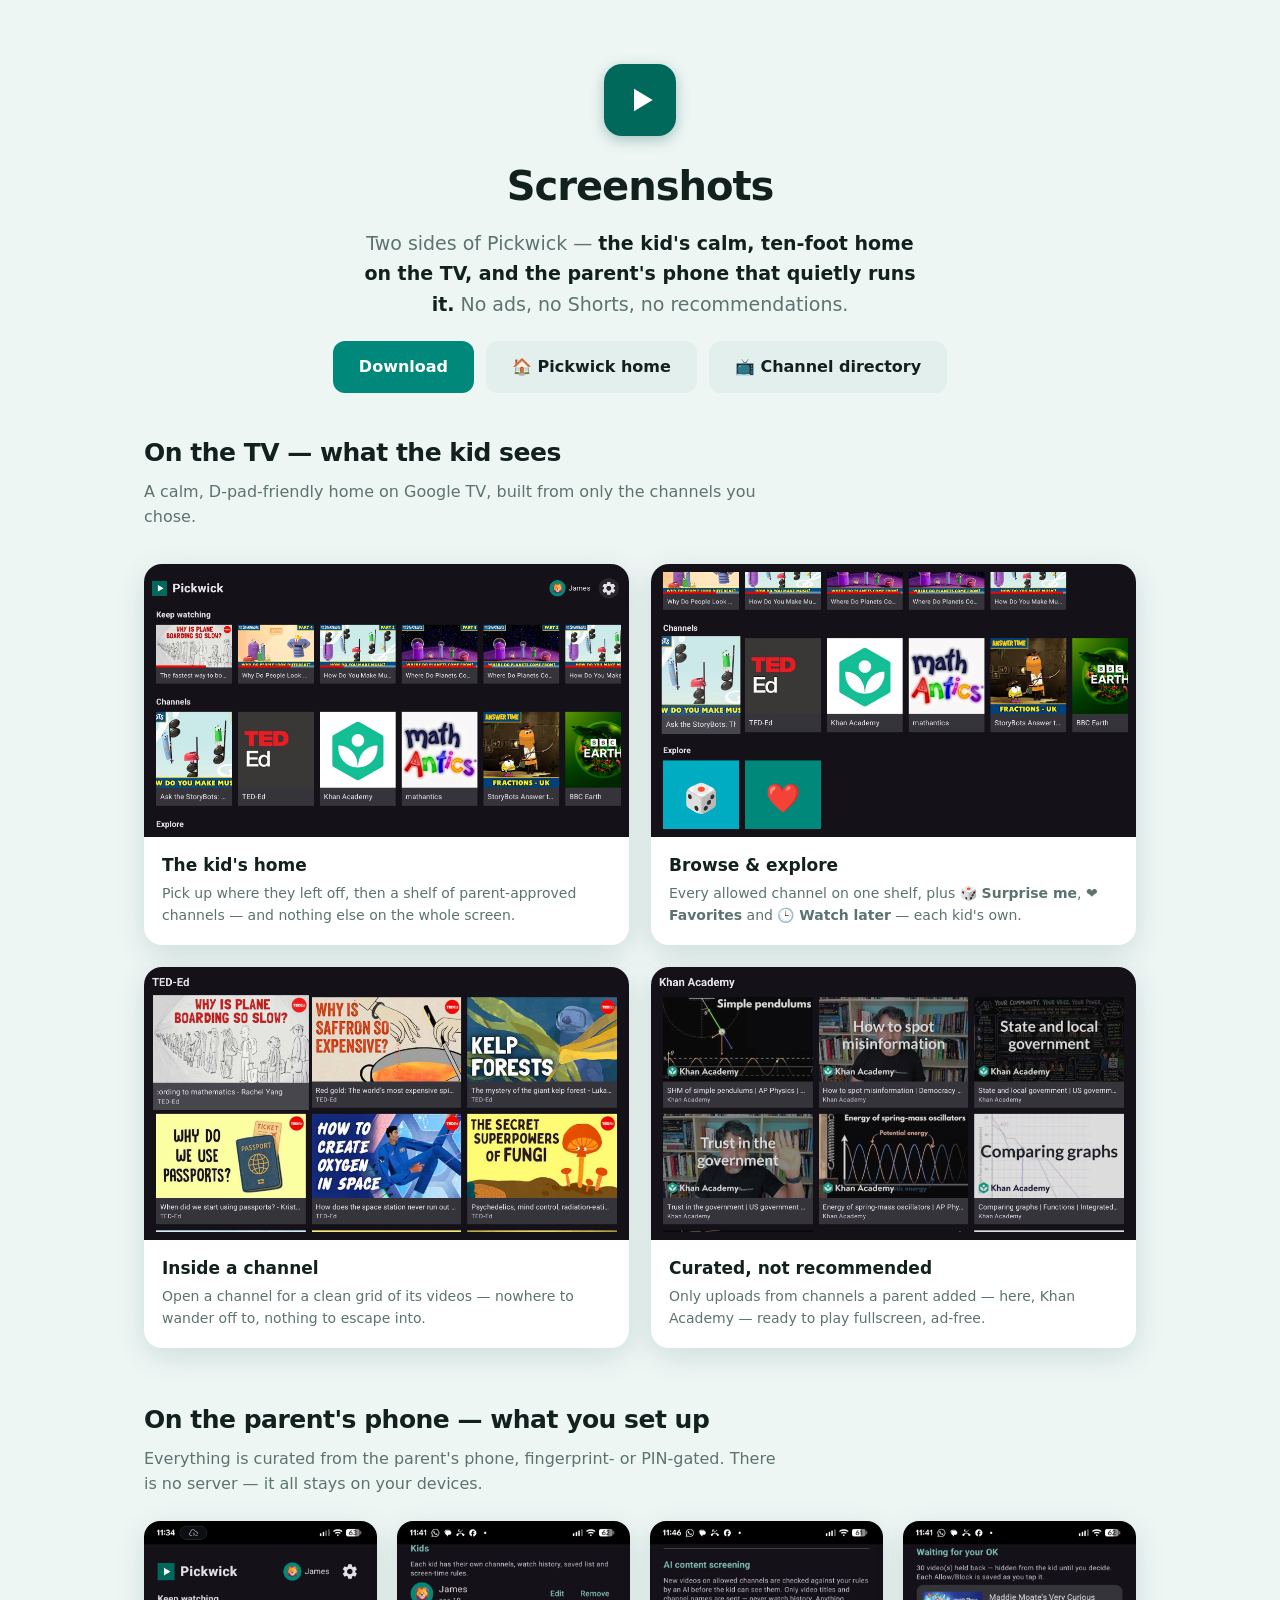
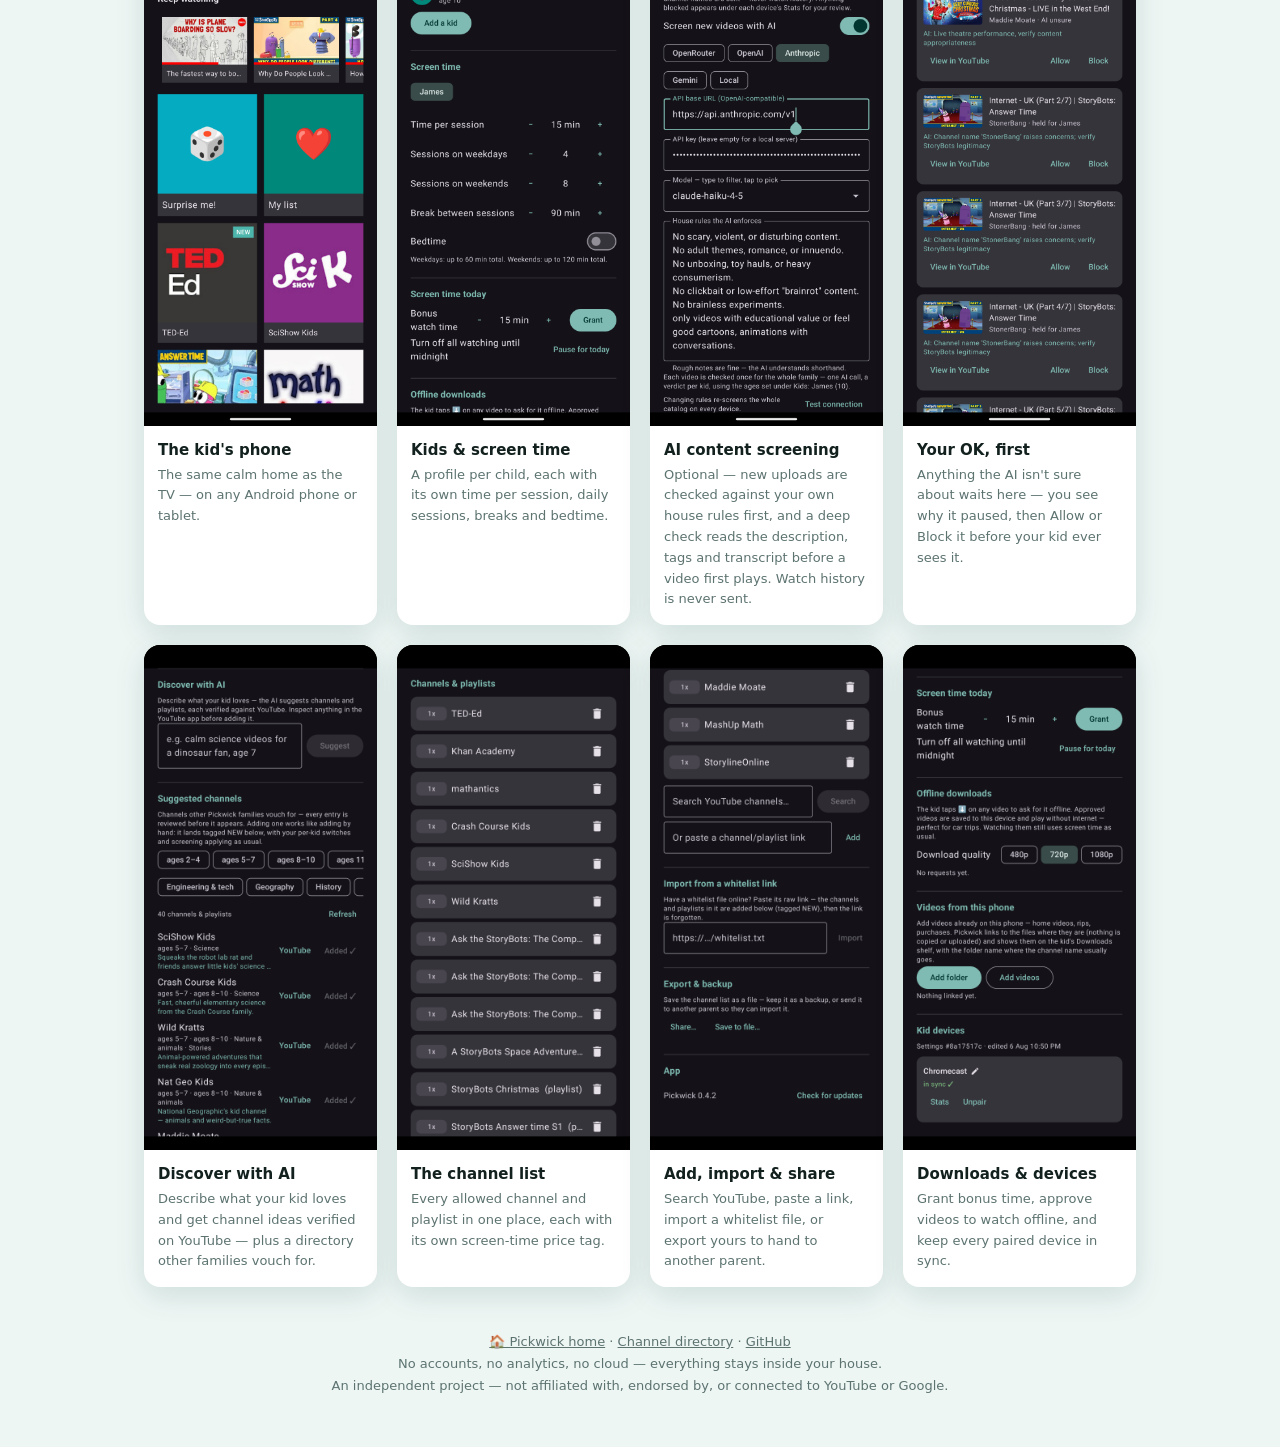
<file: site/gallery.html>
<!DOCTYPE html>
<html lang="en">
<head>
<meta charset="utf-8">
<meta name="viewport" content="width=device-width, initial-scale=1">
<title>Screenshots — Pickwick</title>
<meta name="description" content="See Pickwick in action — the kid's calm home screen on Google TV, and the parent's phone that curates channels, screen time and AI screening. No ads, no Shorts, no cloud.">
<style>
  :root {
    /* Pickwick brand teals — see app Theme.kt (#00695C logo, #4DB6AC primary) */
    --bg: #eef6f4;
    --card: #ffffff;
    --text: #12211e;
    --muted: #5c7370;
    --accent: #00897b;
    --accent-dark: #00695c;
    --link: #00695c;
    --accent-text: #ffffff;
    --pill-bg: #e2efec;
    --shadow: 0 8px 30px rgba(0, 80, 68, .14);
  }
  @media (prefers-color-scheme: dark) {
    :root {
      --bg: #0f1a18;
      --card: #1b2825;
      --text: #cce8e3;
      --muted: #8fa8a3;
      --accent: #4db6ac;
      --accent-dark: #26a69a;
      --link: #ffffff;
      --accent-text: #00352f;
      --pill-bg: #24342f;
      --shadow: 0 8px 30px rgba(0, 0, 0, .45);
    }
  }
  * { box-sizing: border-box; margin: 0; }
  /* One color in every state — the UA's purple :visited belongs to neither
     palette. :where() zeroes the specificity so this only ever paints prose
     links: a bare a:visited (0,1,1) would outrank .btn and footer a and
     repaint buttons and footers the moment they were visited. Author origin
     beats the UA sheet regardless of specificity, so the purple still loses. */
  :where(a, a:visited, a:active) { color: var(--link); }
  body {
    background: var(--bg);
    color: var(--text);
    font-family: system-ui, -apple-system, "Segoe UI", Roboto, sans-serif;
    line-height: 1.6;
  }
  /* Wider than index's 880px column so a two-up row of 16:9 TV shots has room;
     the tagline keeps its own narrow max-width so prose still reads well. */
  .wrap { max-width: 1040px; margin: 0 auto; padding: 0 24px; }

  header.wrap { text-align: center; padding: 64px 24px 32px; }
  .logo {
    width: 72px; height: 72px;
    margin: 0 auto 18px;
    border-radius: 18px;
    background: #00695c;
    display: flex;
    align-items: center;
    justify-content: center;
    box-shadow: 0 4px 14px rgba(0, 80, 68, .3);
  }
  .logo svg { width: 32px; height: 32px; margin-left: 4px; }
  h1 { font-size: 40px; letter-spacing: -1px; }
  .tagline {
    font-size: 19px;
    color: var(--muted);
    max-width: 560px;
    margin: 10px auto 22px;
  }
  .tagline strong { color: var(--text); }

  .cta { display: flex; justify-content: center; gap: 12px; flex-wrap: wrap; }
  .btn {
    display: inline-block;
    text-decoration: none;
    font-weight: 700;
    font-size: 16px;
    padding: 13px 26px;
    border-radius: 12px;
    transition: background .15s ease, transform .1s ease;
  }
  .btn:active { transform: scale(.97); }
  .btn-primary { background: var(--accent); color: var(--accent-text); }
  .btn-primary:hover { background: var(--accent-dark); }
  .btn-ghost { background: var(--pill-bg); color: var(--text); }
  .btn-ghost:hover { background: var(--accent); color: var(--accent-text); }

  .shots {
    display: grid;
    grid-template-columns: 1fr 1fr;
    gap: 22px;
    margin: 34px 0 10px;
  }
  @media (max-width: 720px) { .shots { grid-template-columns: 1fr; } }
  figure.shot {
    margin: 0;
    background: var(--card);
    border-radius: 18px;
    box-shadow: var(--shadow);
    overflow: hidden;
  }
  figure.shot img {
    display: block;
    width: 100%;
    height: auto;
    aspect-ratio: 16 / 9;
    background: #000; /* letterbox while the shot loads, matches the TV frame */
  }
  figure.shot figcaption { padding: 15px 18px 18px; }
  figure.shot h3 { font-size: 17px; margin-bottom: 3px; }
  figure.shot p { color: var(--muted); font-size: 14px; margin: 0; }

  /* Section bands split the kid's TV shots from the parent's phone shots. */
  h2.section { font-size: 25px; letter-spacing: -.5px; margin: 52px 0 0; }
  h2.section:first-of-type { margin-top: 8px; }
  p.section-sub { color: var(--muted); max-width: 640px; margin: 6px 0 0; }

  /* Portrait phone shots: a tighter multi-column grid so tall frames stay small. */
  .phones {
    display: grid;
    grid-template-columns: repeat(4, 1fr);
    gap: 20px;
    margin: 24px 0 10px;
  }
  @media (max-width: 900px) { .phones { grid-template-columns: repeat(3, 1fr); } }
  @media (max-width: 560px) { .phones { grid-template-columns: repeat(2, 1fr); } }
  figure.phone {
    margin: 0;
    background: var(--card);
    border-radius: 16px;
    box-shadow: var(--shadow);
    overflow: hidden;
  }
  figure.phone img {
    display: block;
    width: 100%;
    height: auto;
    aspect-ratio: 1152 / 2496;
    background: #000;
  }
  figure.phone figcaption { padding: 12px 14px 15px; }
  figure.phone h3 { font-size: 15px; margin-bottom: 3px; }
  figure.phone p { color: var(--muted); font-size: 13px; margin: 0; }

  footer {
    text-align: center;
    color: var(--muted);
    font-size: 13px;
    padding: 34px 24px 50px;
    line-height: 1.7;
  }
  footer a { color: var(--muted); }
</style>
</head>
<body>

<header class="wrap">
  <a href="./" style="text-decoration:none"><div class="logo" aria-hidden="true">
    <svg viewBox="0 0 24 24" fill="#ffffff"><path d="M6 3.5v17l14-8.5z"/></svg>
  </div></a>
  <h1>Screenshots</h1>
  <p class="tagline">
    Two sides of Pickwick — <strong>the kid's calm, ten-foot home on the TV, and
    the parent's phone that quietly runs it.</strong> No ads, no Shorts, no recommendations.
  </p>
  <div class="cta">
    <a class="btn btn-primary" href="https://github.com/itcon-pty-au/pickwick/releases">Download</a>
    <a class="btn btn-ghost" href="./">🏠 Pickwick home</a>
    <a class="btn btn-ghost" href="directory.html">📺 Channel directory</a>
  </div>
</header>

<main class="wrap">
  <h2 class="section">On the TV — what the kid sees</h2>
  <p class="section-sub">A calm, D-pad-friendly home on Google&nbsp;TV, built from only the channels you chose.</p>
  <div class="shots">
    <figure class="shot">
      <img src="screenshots/home.png" width="1920" height="1080" fetchpriority="high"
           alt="Pickwick home screen on Google TV: a 'Keep watching' row above a grid of parent-chosen channels.">
      <figcaption>
        <h3>The kid's home</h3>
        <p>Pick up where they left off, then a shelf of parent-approved channels — and nothing else on the whole screen.</p>
      </figcaption>
    </figure>

    <figure class="shot">
      <img src="screenshots/channels.png" width="1920" height="1080" loading="lazy"
           alt="The channels shelf with an Explore row: a 'Surprise me!' dice tile and a 'Favorites' heart tile.">
      <figcaption>
        <h3>Browse &amp; explore</h3>
        <p>Every allowed channel on one shelf, plus <strong>🎲 Surprise me</strong>, <strong>❤️ Favorites</strong> and <strong>🕒 Watch later</strong> — each kid's own.</p>
      </figcaption>
    </figure>

    <figure class="shot">
      <img src="screenshots/ted-ed.png" width="1920" height="1080" loading="lazy"
           alt="A grid of TED-Ed videos inside the channel, with colourful thumbnails and titles.">
      <figcaption>
        <h3>Inside a channel</h3>
        <p>Open a channel for a clean grid of its videos — nowhere to wander off to, nothing to escape into.</p>
      </figcaption>
    </figure>

    <figure class="shot">
      <img src="screenshots/khan-academy.png" width="1920" height="1080" loading="lazy"
           alt="A grid of Khan Academy videos inside the channel, ready to play fullscreen.">
      <figcaption>
        <h3>Curated, not recommended</h3>
        <p>Only uploads from channels a parent added — here, Khan Academy — ready to play fullscreen, ad-free.</p>
      </figcaption>
    </figure>
  </div>

  <h2 class="section">On the parent's phone — what you set up</h2>
  <p class="section-sub">Everything is curated from the parent's phone, fingerprint- or PIN-gated. There is no server — it all stays on your devices.</p>
  <div class="phones">
    <figure class="phone">
      <img src="screenshots/phone-home.png" width="1152" height="2496" loading="lazy"
           alt="Pickwick home screen on an Android phone: Keep watching, Surprise me, Favorites, and parent-chosen channels.">
      <figcaption>
        <h3>The kid's phone</h3>
        <p>The same calm home as the TV — on any Android phone or tablet.</p>
      </figcaption>
    </figure>

    <figure class="phone">
      <img src="screenshots/phone-screen-time.png" width="1152" height="2496" loading="lazy"
           alt="Parent settings: a kid profile with screen-time controls for sessions, breaks and bedtime.">
      <figcaption>
        <h3>Kids &amp; screen time</h3>
        <p>A profile per child, each with its own time per session, daily sessions, breaks and bedtime.</p>
      </figcaption>
    </figure>

    <figure class="phone">
      <img src="screenshots/phone-ai-screening.png" width="1152" height="2496" loading="lazy"
           alt="AI content screening settings: provider, model, and the parent's house rules the AI enforces.">
      <figcaption>
        <h3>AI content screening</h3>
        <p>Optional — new uploads are checked against your own house rules first, and a deep check reads the description, tags and transcript before a video first plays. Watch history is never sent.</p>
      </figcaption>
    </figure>

    <figure class="phone">
      <img src="screenshots/phone-approval.png" width="1440" height="3120" loading="lazy"
           alt="The approval queue: videos held back with the AI's reasoning, each with Allow and Block buttons.">
      <figcaption>
        <h3>Your OK, first</h3>
        <p>Anything the AI isn't sure about waits here — you see why it paused, then Allow or Block it before your kid ever sees it.</p>
      </figcaption>
    </figure>

    <figure class="phone">
      <img src="screenshots/phone-discover.png" width="1152" height="2496" loading="lazy"
           alt="Discover with AI: describe what a kid loves and get channel suggestions verified on YouTube.">
      <figcaption>
        <h3>Discover with AI</h3>
        <p>Describe what your kid loves and get channel ideas verified on YouTube — plus a directory other families vouch for.</p>
      </figcaption>
    </figure>

    <figure class="phone">
      <img src="screenshots/phone-channels.png" width="1152" height="2496" loading="lazy"
           alt="The channel list: every allowed channel and playlist, each with a screen-time multiplier.">
      <figcaption>
        <h3>The channel list</h3>
        <p>Every allowed channel and playlist in one place, each with its own screen-time price tag.</p>
      </figcaption>
    </figure>

    <figure class="phone">
      <img src="screenshots/phone-add-channels.png" width="1152" height="2496" loading="lazy"
           alt="Adding channels: search YouTube, paste a link, import a whitelist file, or export your list.">
      <figcaption>
        <h3>Add, import &amp; share</h3>
        <p>Search YouTube, paste a link, import a whitelist file, or export yours to hand to another parent.</p>
      </figcaption>
    </figure>

    <figure class="phone">
      <img src="screenshots/phone-downloads.png" width="1152" height="2496" loading="lazy"
           alt="Screen-time grants, offline download quality, and paired kid devices shown in sync.">
      <figcaption>
        <h3>Downloads &amp; devices</h3>
        <p>Grant bonus time, approve videos to watch offline, and keep every paired device in sync.</p>
      </figcaption>
    </figure>
  </div>
</main>

<footer>
  <a href="./">🏠 Pickwick home</a> ·
  <a href="directory.html">Channel directory</a> ·
  <a href="https://github.com/itcon-pty-au/pickwick">GitHub</a><br>
  No accounts, no analytics, no cloud — everything stays inside your house.<br>
  An independent project — not affiliated with, endorsed by, or connected to YouTube or Google.
</footer>

</body>
</html>
</file>
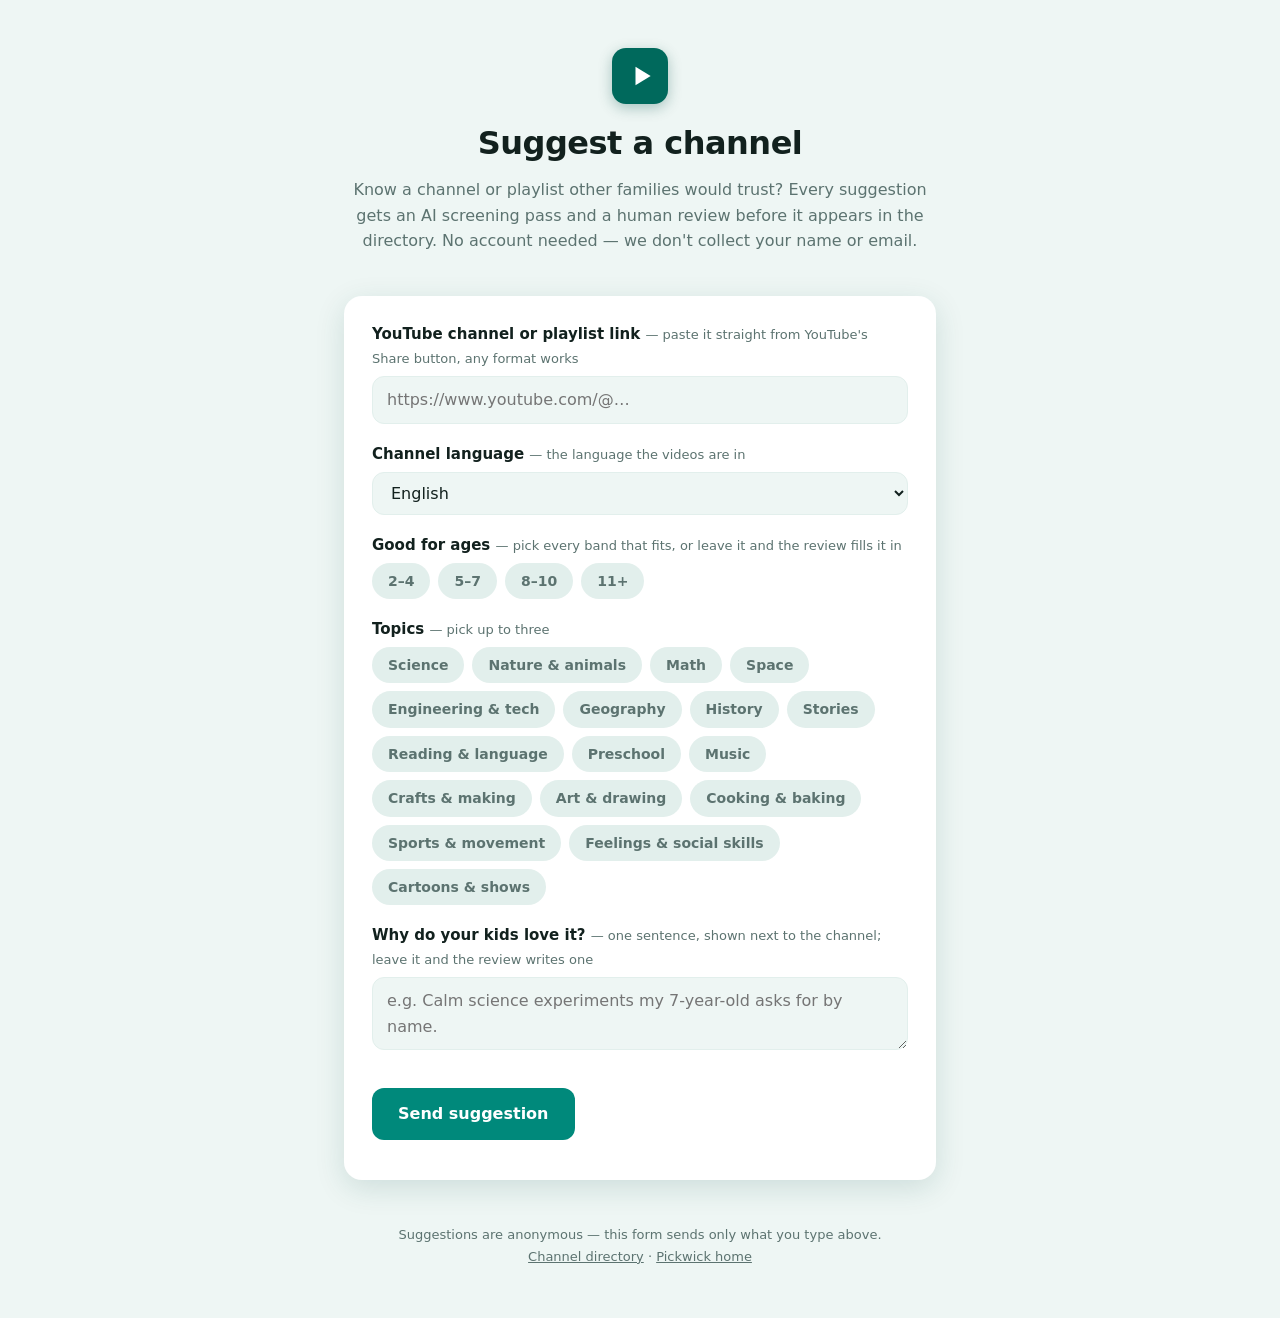
<file: site/suggest.html>
<!DOCTYPE html>
<html lang="en">
<head>
<meta charset="utf-8">
<meta name="viewport" content="width=device-width, initial-scale=1">
<title>Suggest a channel — Pickwick</title>
<meta name="description" content="Suggest a kid-friendly YouTube channel for the Pickwick directory. Every suggestion is AI-screened and human-reviewed before it appears.">
<style>
  :root {
    /* Pickwick brand teals — see app Theme.kt (#00695C logo, #4DB6AC primary) */
    --bg: #eef6f4;
    --card: #ffffff;
    --text: #12211e;
    --muted: #5c7370;
    --accent: #00897b;
    --accent-dark: #00695c;
    --link: #00695c;
    --accent-text: #ffffff;
    --pill-bg: #e2efec;
    --shadow: 0 8px 30px rgba(0, 80, 68, .14);
    --error: #b3402a;
  }
  @media (prefers-color-scheme: dark) {
    :root {
      --bg: #0f1a18;
      --card: #1b2825;
      --text: #cce8e3;
      --muted: #8fa8a3;
      --accent: #4db6ac;
      --accent-dark: #26a69a;
      --link: #ffffff;
      --accent-text: #00352f;
      --pill-bg: #24342f;
      --shadow: 0 8px 30px rgba(0, 0, 0, .45);
      --error: #e08a76;
    }
  }
  * { box-sizing: border-box; margin: 0; }
  /* One color in every state — the UA's purple :visited belongs to neither
     palette. :where() zeroes the specificity so this only ever paints prose
     links: a bare a:visited (0,1,1) would outrank .btn and footer a and
     repaint buttons and footers the moment they were visited. Author origin
     beats the UA sheet regardless of specificity, so the purple still loses. */
  :where(a, a:visited, a:active) { color: var(--link); }
  body {
    background: var(--bg);
    color: var(--text);
    font-family: system-ui, -apple-system, "Segoe UI", Roboto, sans-serif;
    line-height: 1.6;
  }
  .wrap { max-width: 640px; margin: 0 auto; padding: 0 24px; }

  header.wrap { text-align: center; padding: 48px 24px 24px; }
  .logo {
    width: 56px; height: 56px;
    margin: 0 auto 14px;
    border-radius: 14px;
    background: #00695c;
    display: flex; align-items: center; justify-content: center;
    box-shadow: 0 4px 14px rgba(0, 80, 68, .3);
  }
  .logo svg { width: 26px; height: 26px; margin-left: 3px; }
  h1 { font-size: 32px; letter-spacing: -.5px; }
  .tagline { font-size: 16px; color: var(--muted); margin: 8px auto 0; }

  .card {
    background: var(--card);
    border-radius: 18px;
    box-shadow: var(--shadow);
    padding: 26px 28px;
    margin: 18px 0;
  }
  label.field { display: block; font-weight: 700; font-size: 15px; margin: 18px 0 6px; }
  label.field:first-child { margin-top: 0; }
  .hint { font-weight: 400; font-size: 13px; color: var(--muted); }
  input[type=text], textarea, select {
    width: 100%;
    font: inherit;
    color: var(--text);
    background: var(--bg);
    border: 1.5px solid var(--pill-bg);
    border-radius: 12px;
    padding: 10px 14px;
  }
  input[type=text]:focus, textarea:focus, select:focus { outline: none; border-color: var(--accent); }
  textarea { resize: vertical; min-height: 70px; }
  .chips { display: flex; flex-wrap: wrap; gap: 8px; }
  .chip {
    font: inherit; font-size: 14px; font-weight: 600;
    color: var(--muted);
    background: var(--pill-bg);
    border: 0; border-radius: 999px;
    padding: 7px 16px;
    cursor: pointer;
    transition: background .12s ease, color .12s ease;
  }
  .chip:hover { color: var(--text); }
  .chip.on { background: var(--accent); color: var(--accent-text); }

  /* Honeypot: invisible to humans, tempting to bots. Not display:none —
     some bots skip fields they can see are hidden. */
  .hp { position: absolute; left: -9999px; top: -9999px; height: 1px; overflow: hidden; }

  .turnstile-slot { margin: 18px 0 4px; min-height: 8px; }

  .btn {
    display: inline-block;
    font: inherit; font-weight: 700; font-size: 16px;
    text-decoration: none;
    padding: 13px 26px;
    border-radius: 12px;
    border: 0; cursor: pointer;
    transition: background .15s ease, transform .1s ease;
  }
  .btn:active { transform: scale(.97); }
  .btn-primary { background: var(--accent); color: var(--accent-text); }
  .btn-primary:hover { background: var(--accent-dark); }
  .btn-primary[disabled] { opacity: .55; cursor: default; }
  .btn-ghost { background: var(--pill-bg); color: var(--text); }
  .btn-ghost:hover { background: var(--accent); color: var(--accent-text); }

  .msg { margin-top: 14px; font-size: 14.5px; }
  .msg.err { color: var(--error); font-weight: 600; }
  .msg.ok { color: var(--accent-dark); font-weight: 600; }
  @media (prefers-color-scheme: dark) { .msg.ok { color: var(--accent); } }

  .notice {
    background: var(--pill-bg);
    border-radius: 12px;
    padding: 12px 16px;
    font-size: 14px;
    color: var(--muted);
    margin-bottom: 18px;
  }

  .done { text-align: center; padding: 14px 0; }
  .done .big { font-size: 42px; margin-bottom: 8px; }
  .done p { color: var(--muted); max-width: 420px; margin: 0 auto 18px; }

  footer {
    text-align: center;
    color: var(--muted);
    font-size: 13px;
    padding: 26px 24px 50px;
    line-height: 1.7;
  }
  footer a { color: var(--muted); }
</style>
</head>
<body>

<header class="wrap">
  <a href="./" style="text-decoration:none"><div class="logo" aria-hidden="true">
    <svg viewBox="0 0 24 24" fill="#ffffff"><path d="M6 3.5v17l14-8.5z"/></svg>
  </div></a>
  <h1>Suggest a channel</h1>
  <p class="tagline">
    Know a channel or playlist other families would trust? Every suggestion gets an AI screening
    pass and a human review before it appears in the directory. No account needed —
    we don't collect your name or email.
  </p>
</header>

<main class="wrap">
  <div class="card">
    <form id="form" novalidate>
      <label class="field" for="url">YouTube channel or playlist link
        <span class="hint">— paste it straight from YouTube's Share button, any format works</span></label>
      <input type="text" id="url" name="url" required inputmode="url"
             placeholder="https://www.youtube.com/@…" autocomplete="off">

      <label class="field" for="lang">Channel language
        <span class="hint">— the language the videos are in</span></label>
      <select id="lang" name="lang"></select>

      <label class="field">Good for ages <span class="hint">— pick every band that fits, or leave it and the review fills it in</span></label>
      <div class="chips" id="ages"></div>

      <label class="field">Topics <span class="hint">— pick up to three</span></label>
      <div class="chips" id="topics"></div>

      <label class="field" for="note">Why do your kids love it?
        <span class="hint">— one sentence, shown next to the channel; leave it and the review writes one</span></label>
      <textarea id="note" name="note" maxlength="140"
                placeholder="e.g. Calm science experiments my 7-year-old asks for by name."></textarea>

      <div class="hp" aria-hidden="true">
        <label>Leave this field empty <input type="text" name="website" tabindex="-1" autocomplete="off"></label>
      </div>

      <div class="turnstile-slot" id="turnstileSlot"></div>

      <button class="btn btn-primary" id="submit" type="submit">Send suggestion</button>
      <p class="msg" id="msg" role="status"></p>
    </form>

    <div class="done" id="done" hidden>
      <div class="big">🌱</div>
      <h2>Thanks — it's in the queue!</h2>
      <p>Your suggestion will be screened and reviewed by a human before it appears.
         If it's approved, it shows up in the directory — usually within a few days.</p>
      <a class="btn btn-ghost" href="directory.html">Back to the directory</a>
    </div>
  </div>
</main>

<footer>
  Suggestions are anonymous — this form sends only what you type above.<br>
  <a href="directory.html">Channel directory</a> · <a href="./">Pickwick home</a>
</footer>

<script>
(function () {
  // Submission Worker + Turnstile widget — see worker/README.md.
  var WORKER_URL = 'https://pickwick-suggest.pickwick.workers.dev/';
  var TURNSTILE_SITE_KEY = '0x4AAAAAAEH3jD3yhkEWEye8';

  var AGES = ['2–4', '5–7', '8–10', '11+'];
  var TOPICS = ['Science', 'Nature & animals', 'Math', 'Space', 'Engineering & tech',
                'Geography', 'History', 'Stories', 'Reading & language', 'Preschool',
                'Music', 'Crafts & making', 'Art & drawing', 'Cooking & baking',
                'Sports & movement', 'Feelings & social skills', 'Cartoons & shows'];
  var MAX_TOPICS = 3;

  var $ = function (id) { return document.getElementById(id); };
  var picked = { ages: [], topics: [] };

  function chips(rowId, values, bucket, max) {
    var row = $(rowId);
    values.forEach(function (v) {
      var b = document.createElement('button');
      b.className = 'chip'; b.type = 'button'; b.textContent = v;
      b.addEventListener('click', function () {
        var i = bucket.indexOf(v);
        if (i !== -1) { bucket.splice(i, 1); b.classList.remove('on'); return; }
        if (max && bucket.length >= max) return;
        bucket.push(v); b.classList.add('on');
      });
      row.appendChild(b);
    });
  }
  chips('ages', AGES, picked.ages);
  chips('topics', TOPICS, picked.topics, MAX_TOPICS);

  // Full ISO 639-1 list, labeled in the visitor's own language when the
  // browser can (Intl.DisplayNames), the bare code when it can't. The Worker
  // re-validates the code the same way — a made-up one gets a 422, so this
  // list is convenience, not a gate.
  var LANG_CODES = ('aa ab ae af ak am an ar as av ay az ba be bg bi bm bn bo br bs ca ce ch co cr cs cu cv cy da de dv dz ee el en eo es et eu fa ff fi fj fo fr fy ga gd gl gn gu gv ha he hi ho hr ht hu hy hz ia id ie ig ii ik io is it iu ja jv ka kg ki kj kk kl km kn ko kr ks ku kv kw ky la lb lg li ln lo lt lu lv mg mh mi mk ml mn mr ms mt my na nb nd ne ng nl nn no nr nv ny oc oj om or os pa pi pl ps pt qu rm rn ro ru rw sa sc sd se sg si sk sl sm sn so sq sr ss st su sv sw ta te tg th ti tk tl tn to tr ts tt tw ty ug uk ur uz ve vi vo wa wo xh yi yo za zh zu').split(' ');
  (function () {
    var label = function (c) { return c; };
    try {
      var dn = new Intl.DisplayNames([navigator.language || 'en'], { type: 'language' });
      label = function (c) { return dn.of(c) || c; };
    } catch (e) {}
    var sel = $('lang');
    LANG_CODES
      .map(function (c) { return { code: c, name: label(c) }; })
      .sort(function (a, b) { return a.name.localeCompare(b.name); })
      .forEach(function (l) {
        var o = document.createElement('option');
        o.value = l.code; o.textContent = l.name;
        sel.appendChild(o);
      });
    sel.value = 'en';
  })();

  var s = document.createElement('script');
  s.src = 'https://challenges.cloudflare.com/turnstile/v0/api.js';
  s.async = true; s.defer = true;
  document.head.appendChild(s);
  var slot = document.createElement('div');
  slot.className = 'cf-turnstile';
  slot.setAttribute('data-sitekey', TURNSTILE_SITE_KEY);
  $('turnstileSlot').appendChild(slot);

  // Lenient on purpose — parents paste whatever the Share button gave them.
  // Returns a canonical URL string, 'video' for a lone video link (so the
  // error can say what to do instead), or null. Mirrors the Worker's parser;
  // keep the two in sync.
  function parseYouTubeLink(raw) {
    raw = (raw || '').trim();
    if (!raw) return null;
    if (!/^https?:\/\//i.test(raw)) raw = 'https://' + raw;
    var u;
    try { u = new URL(raw); } catch (e) { return null; }
    var host = u.hostname.toLowerCase().replace(/^(www|m)\./, '');
    if (host !== 'youtube.com' && host !== 'youtu.be') return null;
    // A playlist id anywhere wins — including watch?v=…&list=… share links.
    var list = u.searchParams.get('list');
    if (list && /^[A-Za-z0-9_-]{10,}$/.test(list)) {
      return 'https://www.youtube.com/playlist?list=' + list;
    }
    if (host === 'youtu.be') return 'video';
    // Channel forms, tolerating trailing tabs like /videos or /featured.
    var m = u.pathname.match(/^\/(@[\w.-]{3,}|channel\/UC[\w-]{22}|(?:user|c)\/[\w.-]+)(?:\/[\w-]*)?\/?$/);
    if (m) return 'https://www.youtube.com/' + m[1];
    if (/^\/(watch|shorts|live|embed)([/?]|$)/.test(u.pathname)) return 'video';
    return null;
  }

  function fail(text) {
    var m = $('msg');
    m.className = 'msg err';
    m.textContent = text;
  }

  $('form').addEventListener('submit', function (ev) {
    ev.preventDefault();
    $('msg').textContent = '';

    var parsed = parseYouTubeLink($('url').value);
    if (parsed === 'video') {
      return fail('That link points to a single video — please paste the channel or playlist it belongs to instead. On the video page, tap the channel name (or the playlist title) and share that.');
    }
    if (!parsed) return fail('That doesn’t look like a YouTube channel or playlist link — try copying it from YouTube’s Share button.');
    var url = parsed;

    var token = (window.turnstile && window.turnstile.getResponse()) || '';
    if (!token) return fail('Please tick the “verify you’re human” box.');

    var btn = $('submit');
    btn.disabled = true;
    btn.textContent = 'Sending…';

    fetch(WORKER_URL, {
      method: 'POST',
      headers: { 'Content-Type': 'application/json' },
      body: JSON.stringify({
        url: url,
        ages: picked.ages.map(function (a) { return a.replace('–', '-'); }),
        topics: picked.topics,
        note: $('note').value.trim(),
        lang: $('lang').value,
        website: $('form').elements.website.value,
        turnstile: token
      })
    })
    .then(function (r) { return r.json().catch(function () { return { status: 'error' }; }); })
    .then(function (res) {
      if (res.status === 'ok') {
        $('form').hidden = true;
        $('done').hidden = false;
        return;
      }
      if (res.status === 'duplicate') {
        fail('Good taste! That channel is already in the directory or waiting for review.');
      } else if (res.status === 'invalid') {
        fail(res.message || 'We couldn’t find that channel on YouTube — check the link?');
      } else if (res.status === 'busy') {
        fail('The review queue is full right now — please try again in a few days.');
      } else {
        fail('Something went wrong on our side — please try again later.');
      }
      if (window.turnstile) window.turnstile.reset();
    })
    .catch(function () {
      fail('Couldn’t reach the submission service — check your connection and try again.');
      if (window.turnstile) window.turnstile.reset();
    })
    .then(function () {
      btn.disabled = false;
      btn.textContent = 'Send suggestion';
    });
  });
})();
</script>

</body>
</html>
</file>
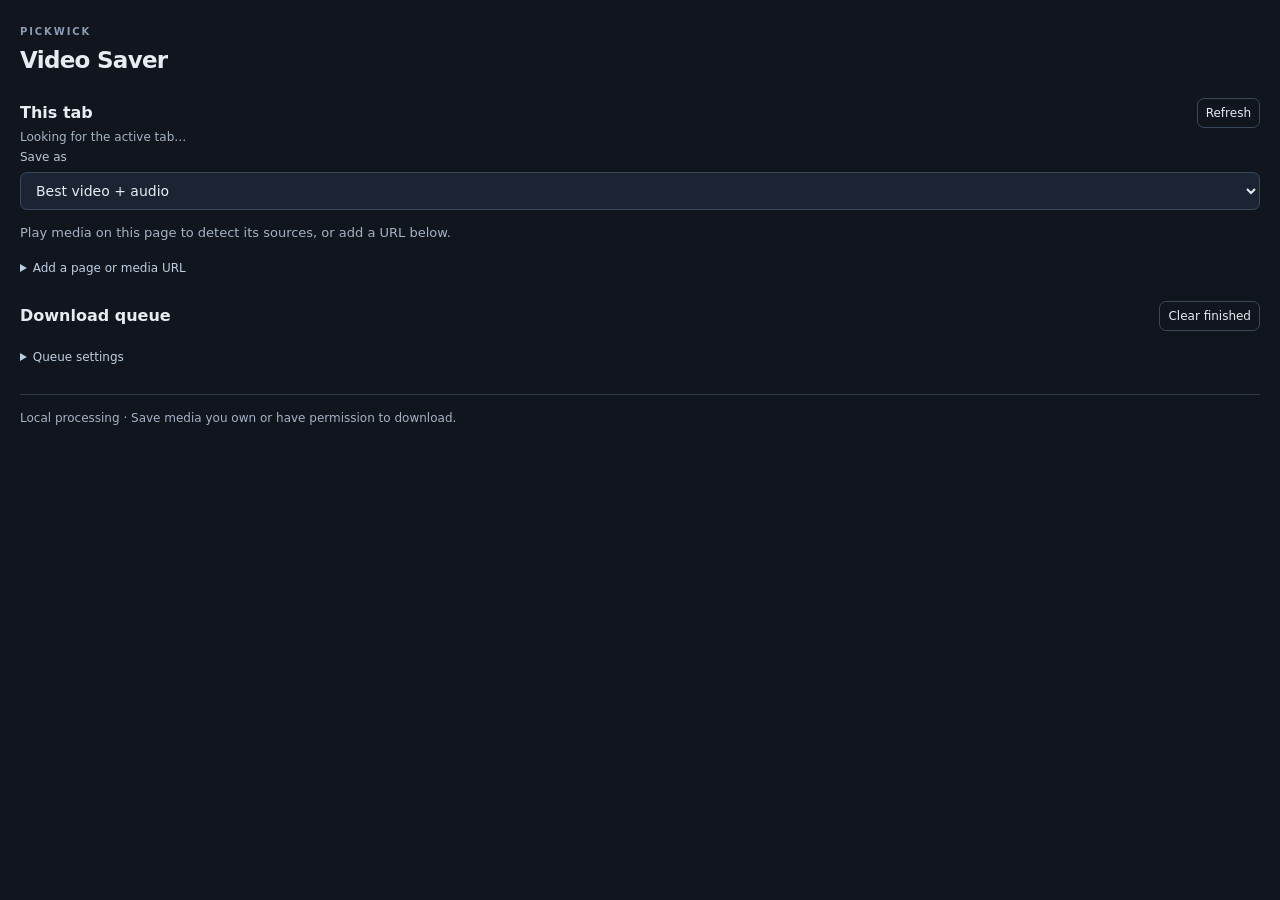
<file: tools/video-saver/popup.html>
<!doctype html>
<html lang="en">
<head><meta charset="utf-8"><meta name="viewport" content="width=device-width, initial-scale=1"><title>Pickwick Video Saver</title><link rel="stylesheet" href="popup.css"></head>
<body>
  <header><div><span class="eyebrow">PICKWICK</span><h1>Video Saver</h1></div></header>
  <p id="status" role="status" aria-live="polite"></p>
  <section>
    <div class="section-heading"><h2>This tab</h2><button id="refresh" class="quiet">Refresh</button></div>
    <small id="tab-title">Looking for the active tab…</small>
    <label for="mode">Save as</label>
    <select id="mode"><option value="video">Best video + audio</option><option value="audio">Audio · best available</option><option value="mp3">MP3</option></select>
    <ul id="items" aria-label="Detected media"></ul>
    <p id="empty">Play media on this page to detect its sources, or add a URL below.</p>
    <details><summary>Add a page or media URL</summary>
      <form id="url-form"><label for="url">HTTP(S) URL</label><input id="url" type="url" required placeholder="https://example.com/video" autocomplete="off"><button class="primary" type="submit">Add to queue</button></form>
      <small>Page support depends on the site's player. DRM, restricted access, and live streams are not supported.</small>
    </details>
  </section>
  <section>
    <div class="section-heading"><h2>Download queue</h2><button id="clear" class="quiet">Clear finished</button></div>
    <p id="queue-status" aria-live="polite"></p>
    <details><summary>Queue settings</summary>
      <div class="settings"><label>Parallel downloads<input id="parallel" type="number" min="1" step="1" value="3"></label><label>Fragments per download<input id="fragments" type="number" min="1" max="16" step="1" value="2"></label></div>
      <small id="connections"></small><small>Start with 3 downloads and 2 fragments each. High values can slow everything down or trigger server throttling. New settings apply to new jobs.</small>
    </details>
    <ul id="queue" aria-label="Downloads"></ul>
  </section>
  <footer>Local processing · Save media you own or have permission to download.</footer>
  <script src="popup.js" type="module"></script>
</body>
</html>
</file>
<file: tools/video-saver/popup.css>
:root { color-scheme: dark; font: 14px/1.5 system-ui, sans-serif; color: #e7ecf3; background: #10151e; }
* { box-sizing: border-box; }
body { margin: 0; padding: 20px; min-width: 260px; }
header, .section-heading, .settings { display: flex; align-items: center; justify-content: space-between; gap: 12px; }
.eyebrow { font-size: 10px; letter-spacing: .19em; color: #8a9bb3; font-weight: 700; }
h1 { margin: 2px 0 0; font-size: 23px; letter-spacing: -.7px; }
h2 { margin: 0; font-size: 16px; }
section { margin-top: 20px; }
strong, small { display: block; overflow-wrap: anywhere; }
small, #tab-title, footer { color: #a6b3c6; font-size: 12px; }
button, input, select { font: inherit; border: 1px solid #3a485d; border-radius: 7px; padding: 9px 11px; color: #e7ecf3; background: #1b2432; }
button { cursor: pointer; }
button:hover { border-color: #7bbbac; background: #253844; }
button:disabled { opacity: .5; cursor: not-allowed; }
button.primary { color: #0c2623; background: #90ddc4; border-color: #90ddc4; font-weight: 650; }
button.quiet { background: transparent; font-size: 12px; padding: 5px 8px; }
input, select { display: block; width: 100%; margin: 5px 0 10px; }
label { font-size: 12px; color: #bbc6d6; }
.settings { align-items: flex-start; }
.settings label { min-width: 0; flex: 1; }
ul { list-style: none; padding: 0; margin: 12px 0 0; }
li { border: 1px solid #2d394b; background: #171f2b; padding: 12px; margin: 8px 0; border-radius: 10px; }
li strong { margin-bottom: 5px; }
li small { margin-bottom: 8px; }
li button { margin: 4px 6px 0 0; }
li[data-state="completed"] { border-left: 3px solid #90ddc4; }
li[data-state="failed"], li[data-state="interrupted"] { border-left: 3px solid #efa291; }
#status { position: fixed; left: 12px; right: 12px; bottom: 12px; z-index: 1; margin: 0; padding: 10px 12px; border-radius: 10px; border: 1px solid #3a485d; background: #1b2432; color: #e7ecf3; box-shadow: 0 6px 24px #0008; overflow-wrap: anywhere; animation: rise .18s ease-out; }
#status[data-tone="success"] { border-color: #90ddc4; background: #16302d; }
#status[data-tone="error"] { border-color: #efa291; background: #33201d; color: #f6d3ca; }
#status:empty { display: none; }
button[data-result="success"] { color: #0c2623; background: #c6f0e1; border-color: #c6f0e1; opacity: 1; }
button[data-result="error"] { color: #33201d; background: #efa291; border-color: #efa291; opacity: 1; }
li.fresh { animation: fresh 2.4s ease-out; }
@keyframes fresh { from { background: #24524a; border-color: #90ddc4; } }
@keyframes rise { from { transform: translateY(8px); opacity: 0; } }
@media (prefers-reduced-motion: reduce) { #status, li.fresh { animation: none; } }
#queue-status, #empty { color: #a6b3c6; font-size: 13px; }
details { margin-top: 12px; }
summary { cursor: pointer; font-size: 12px; color: #bccfe2; padding: 4px 0; }
footer { margin: 24px 0 64px; border-top: 1px solid #2d394b; padding-top: 14px; }
:focus-visible { outline: 2px solid #90ddc4; outline-offset: 3px; }
</file>
